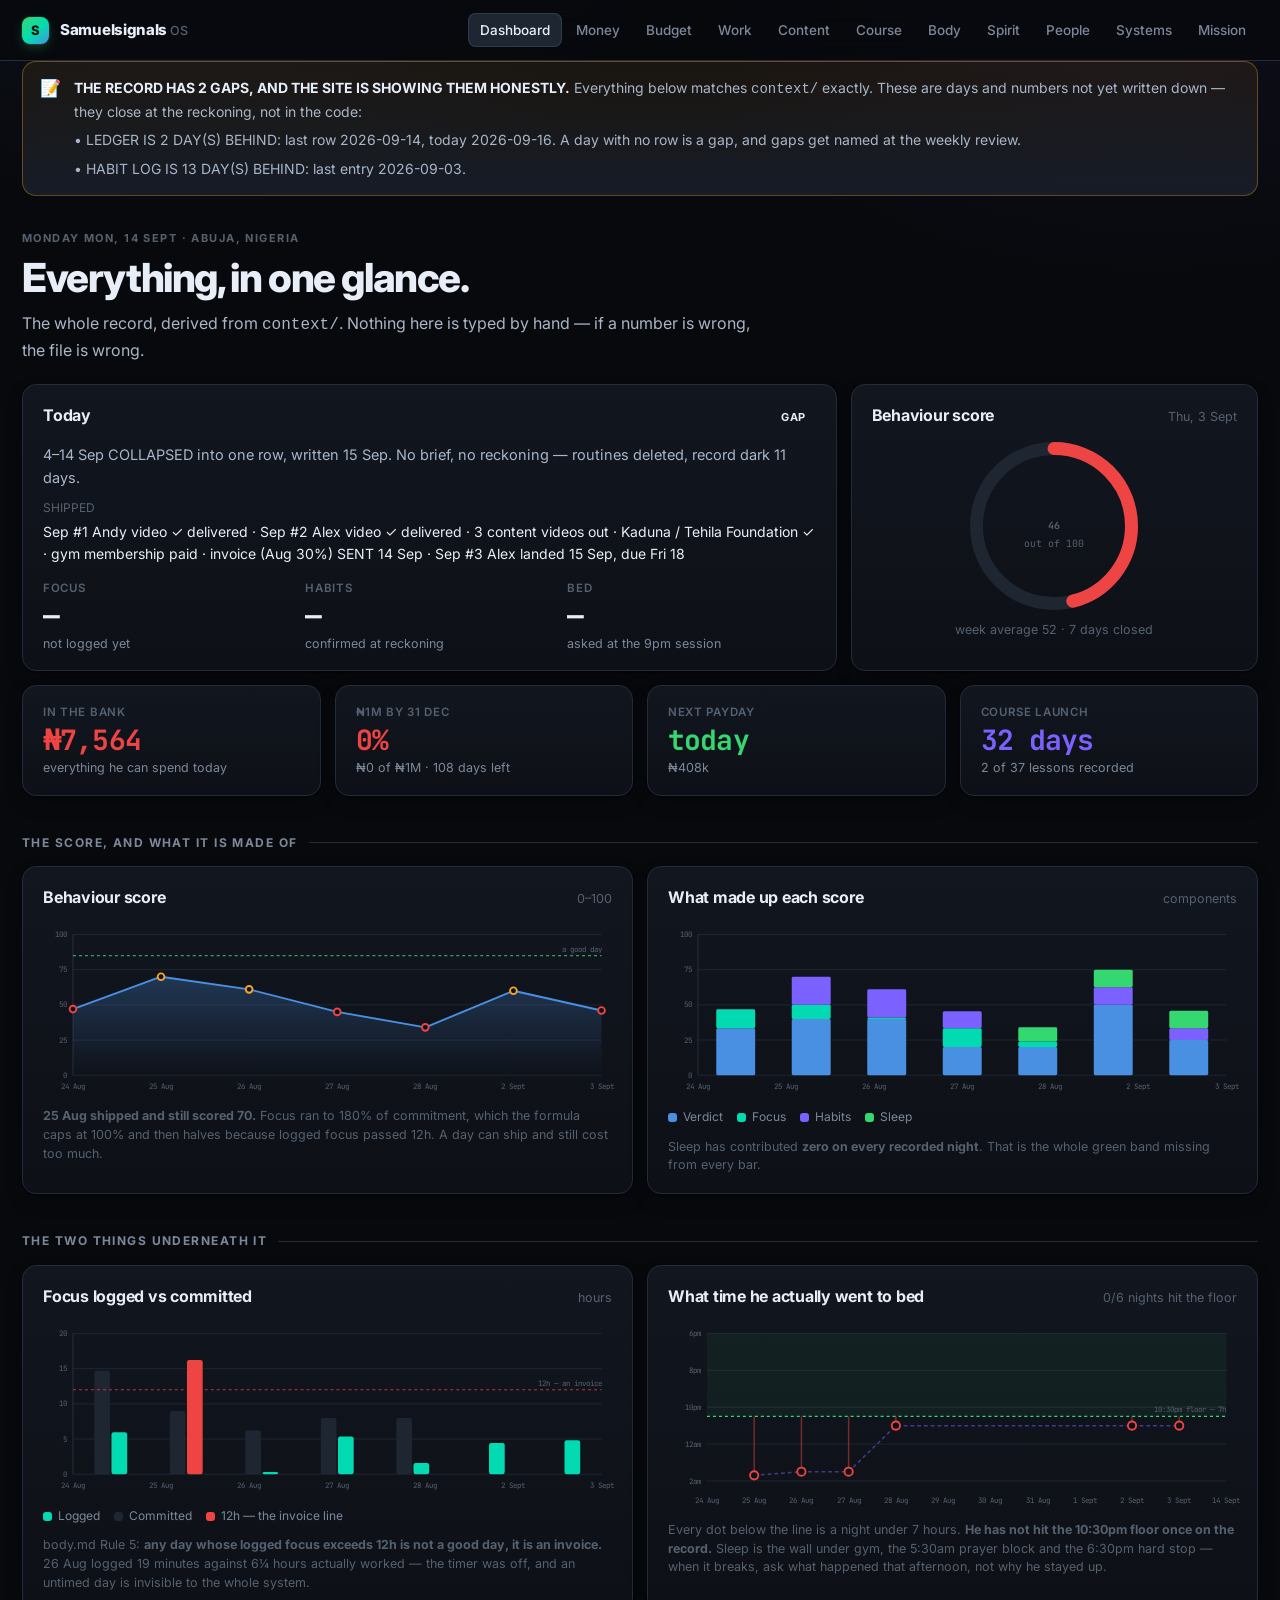
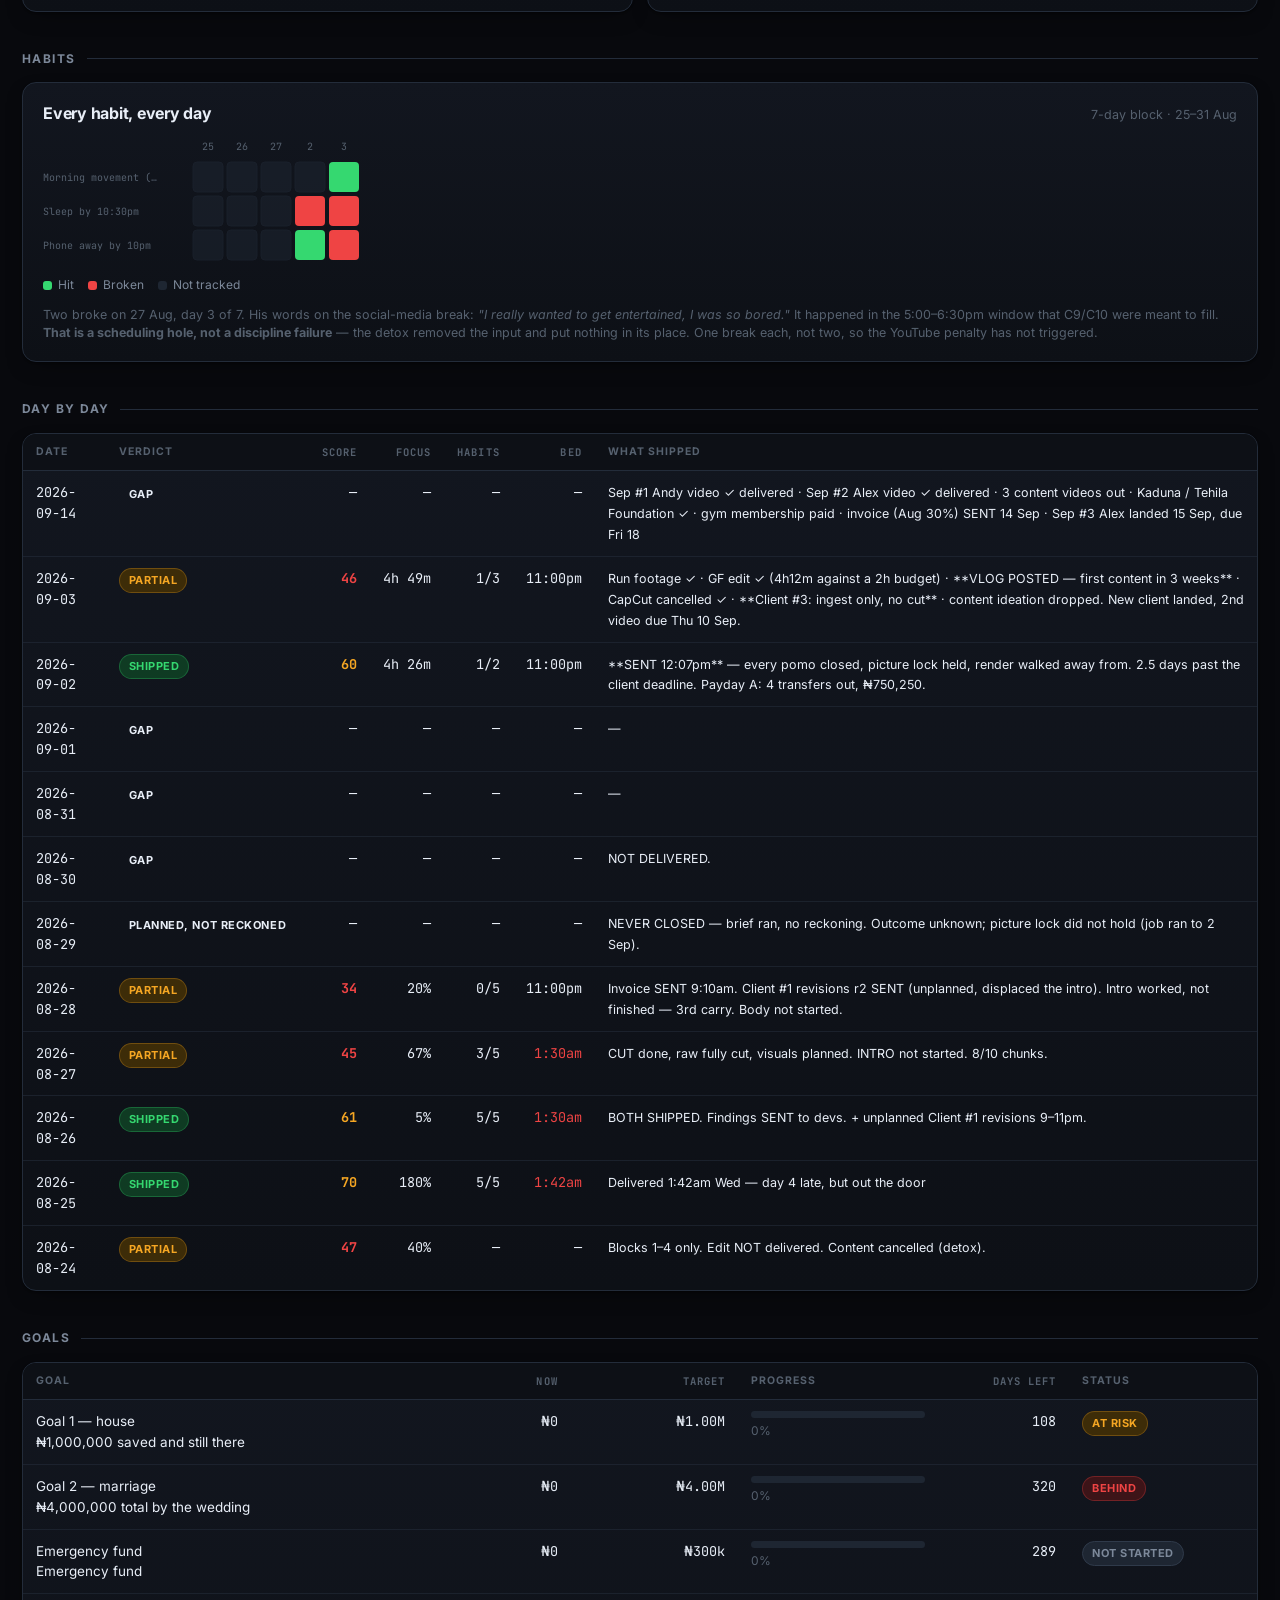
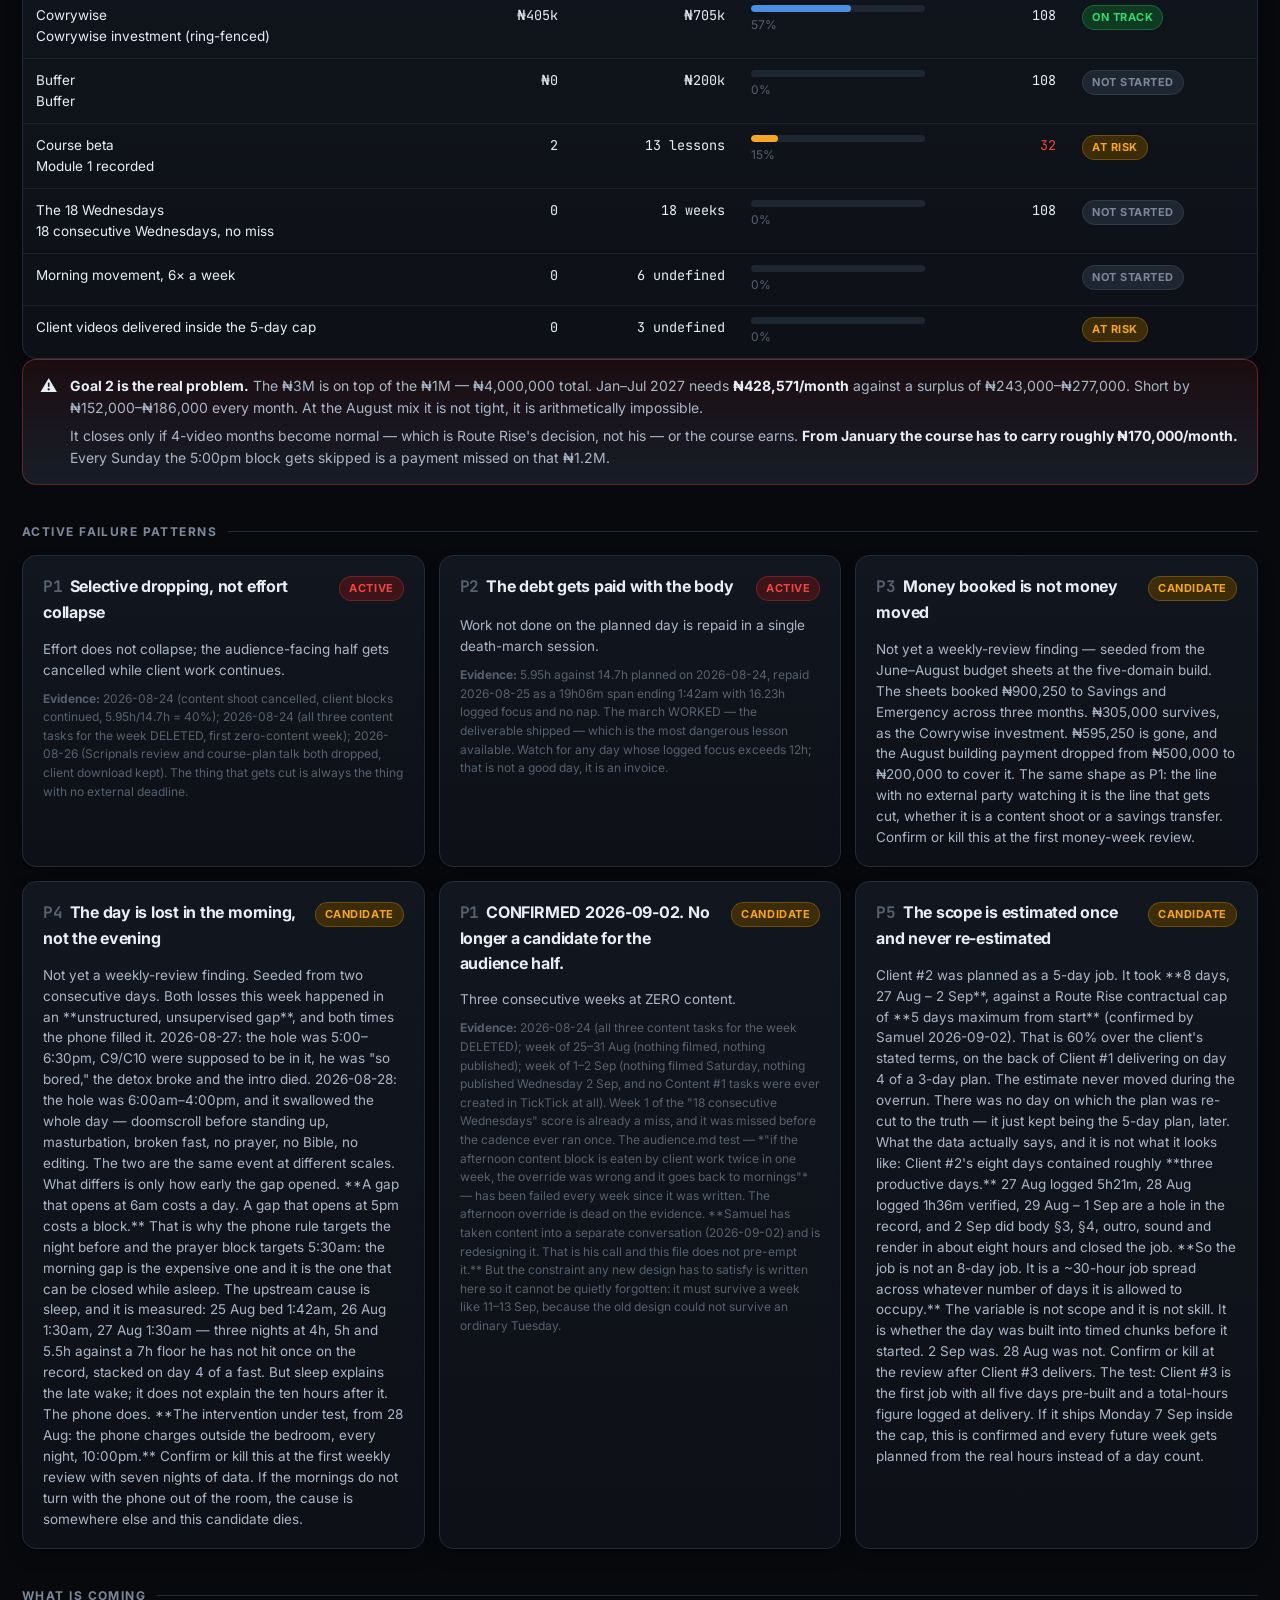
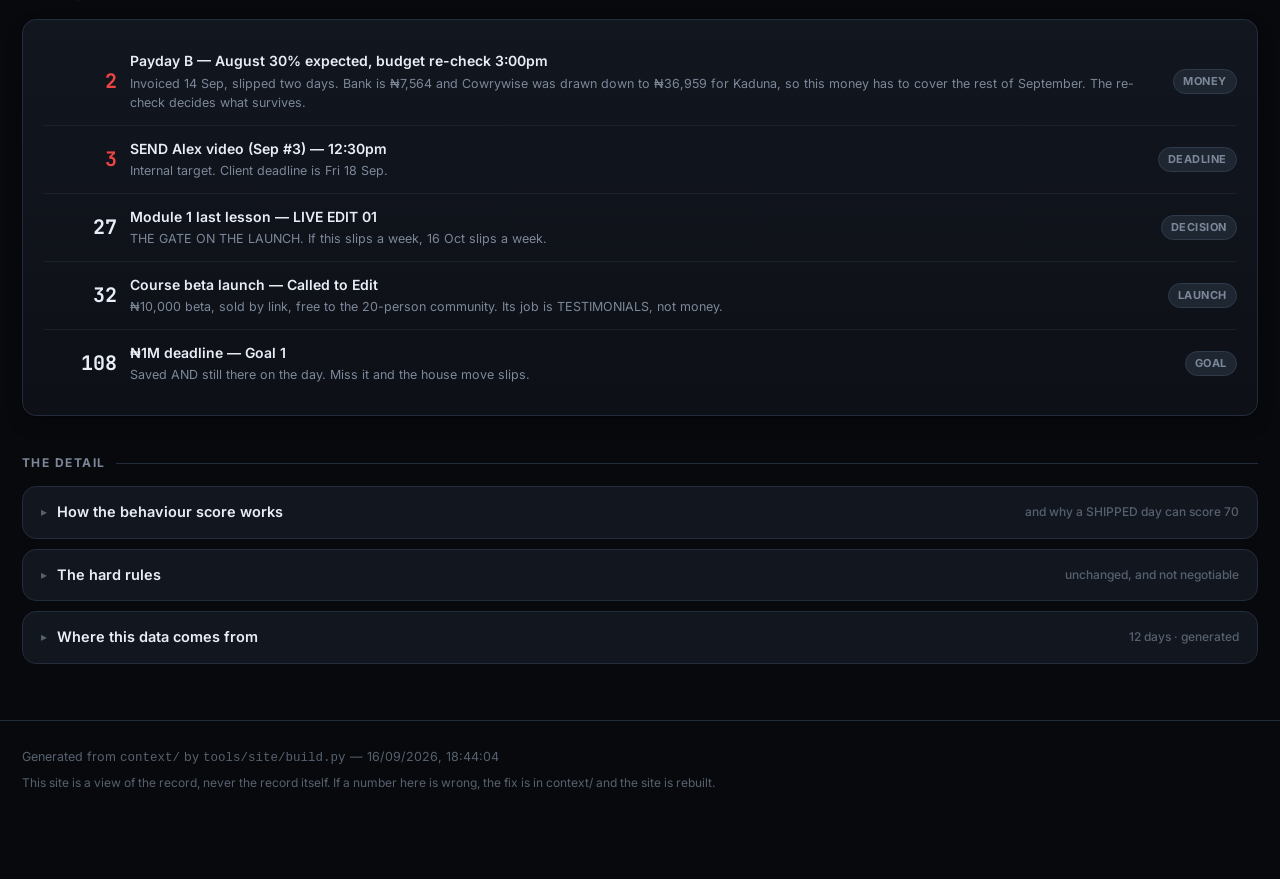
<file: site/index.html>
<!doctype html>
<html lang="en">
<head>
<meta charset="utf-8">
<meta name="viewport" content="width=device-width, initial-scale=1, viewport-fit=cover">
<meta name="theme-color" content="#08090d">
<title>Samuelsignals OS</title>
<meta name="description" content="Everything, in one glance.">
<link rel="stylesheet" href="assets/css/app.css?v=20260916184404">
<link rel="icon" href="data:image/svg+xml,<svg xmlns='http://www.w3.org/2000/svg' viewBox='0 0 32 32'><rect width='32' height='32' rx='8' fill='%2335d870'/><text x='16' y='23' font-size='19' font-weight='800' text-anchor='middle' font-family='sans-serif' fill='%2305140c'>S</text></svg>">
</head>
<body data-root="">
<main class="wrap" id="main"></main>

<script src="data/os.js?v=20260916184404"></script>
<script src="assets/js/charts.js?v=20260916184404"></script>
<script src="assets/js/app.js?v=20260916184404"></script>
<script src="assets/js/pages/dashboard.js?v=20260916184404"></script>
</body>
</html>
</file>
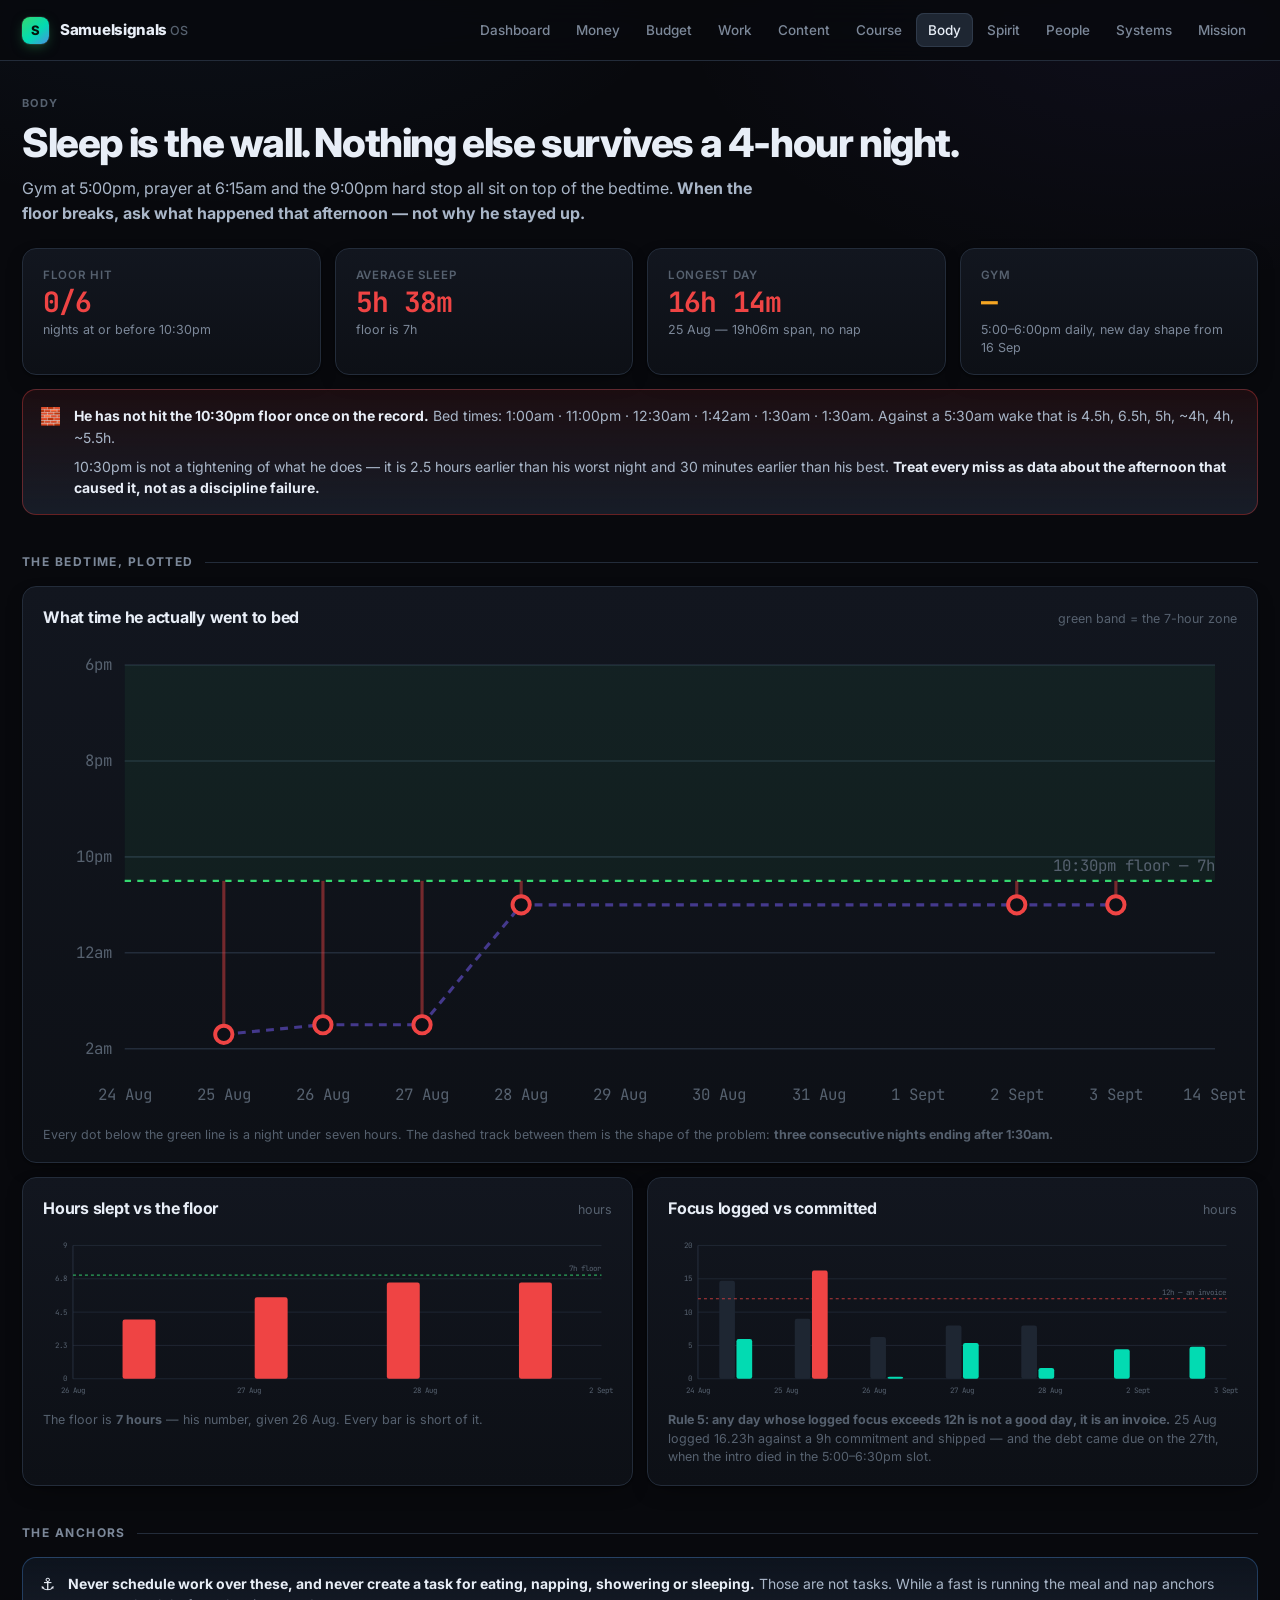
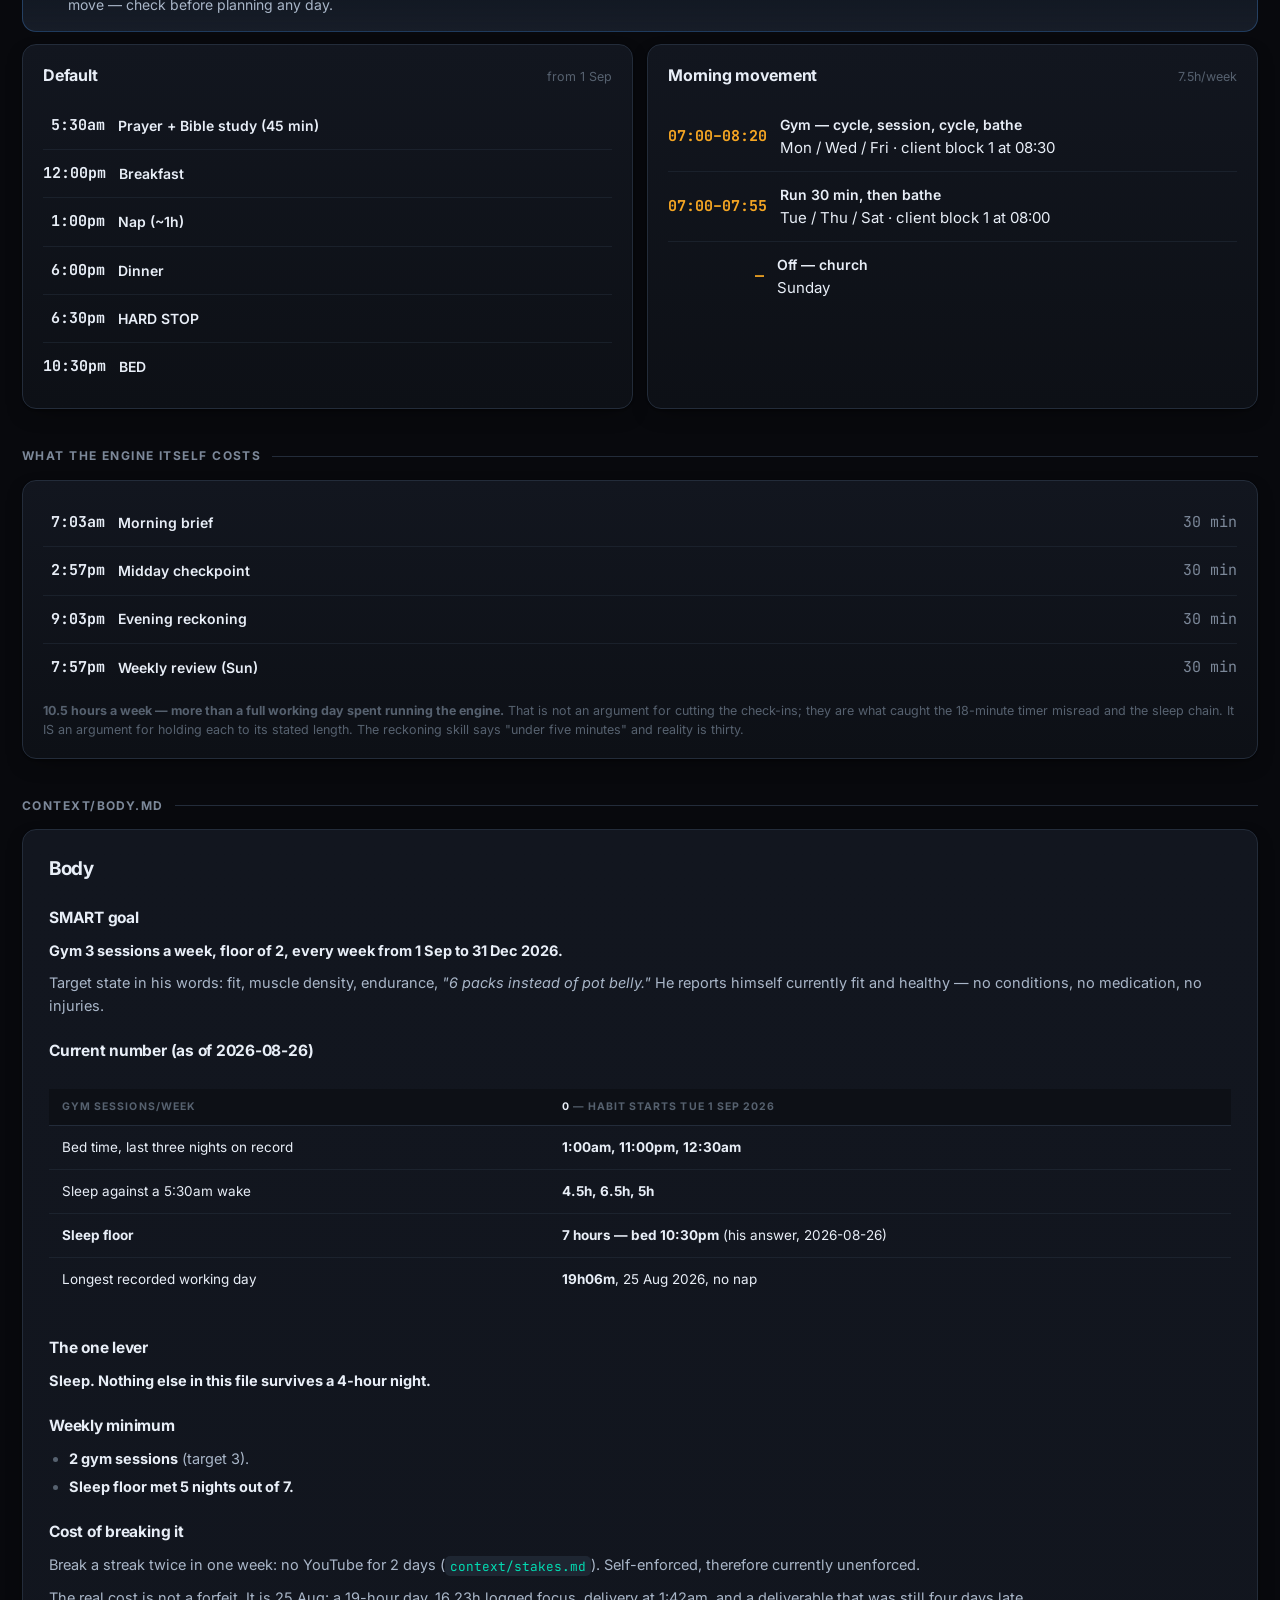
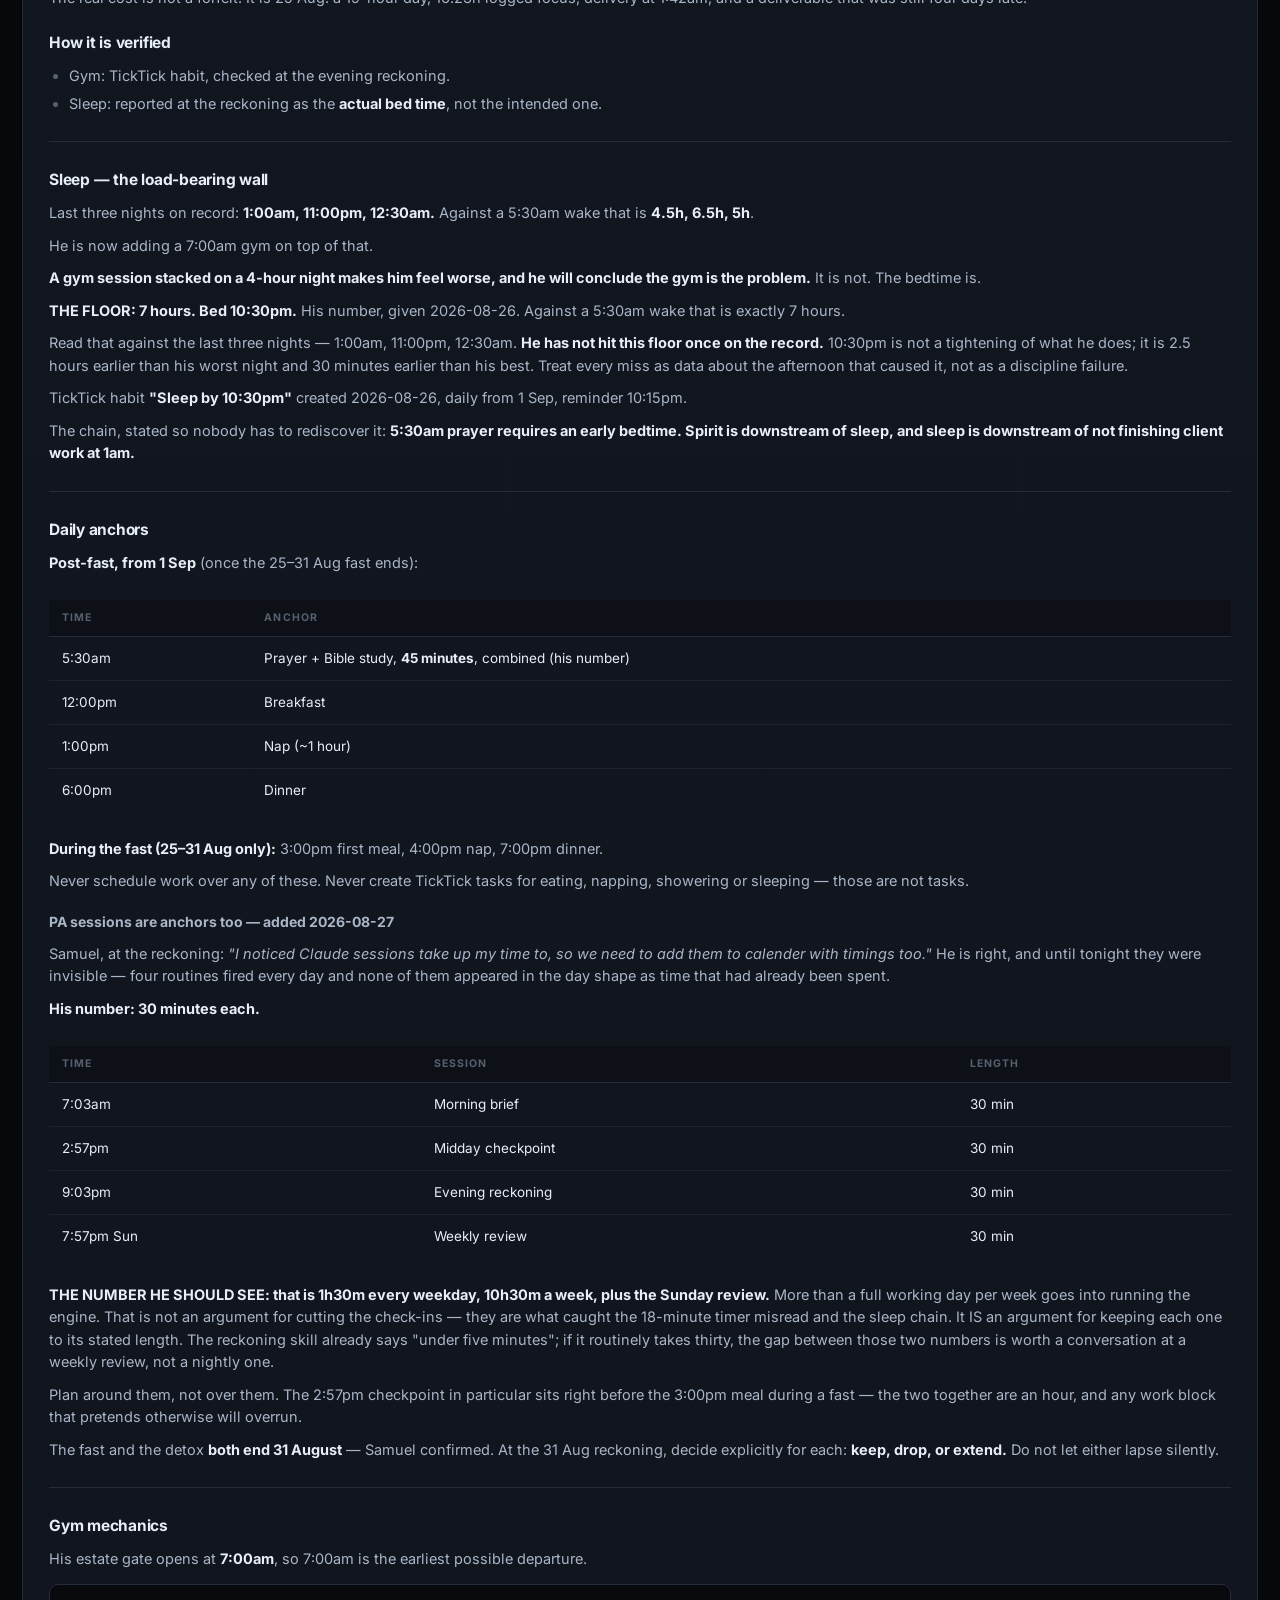
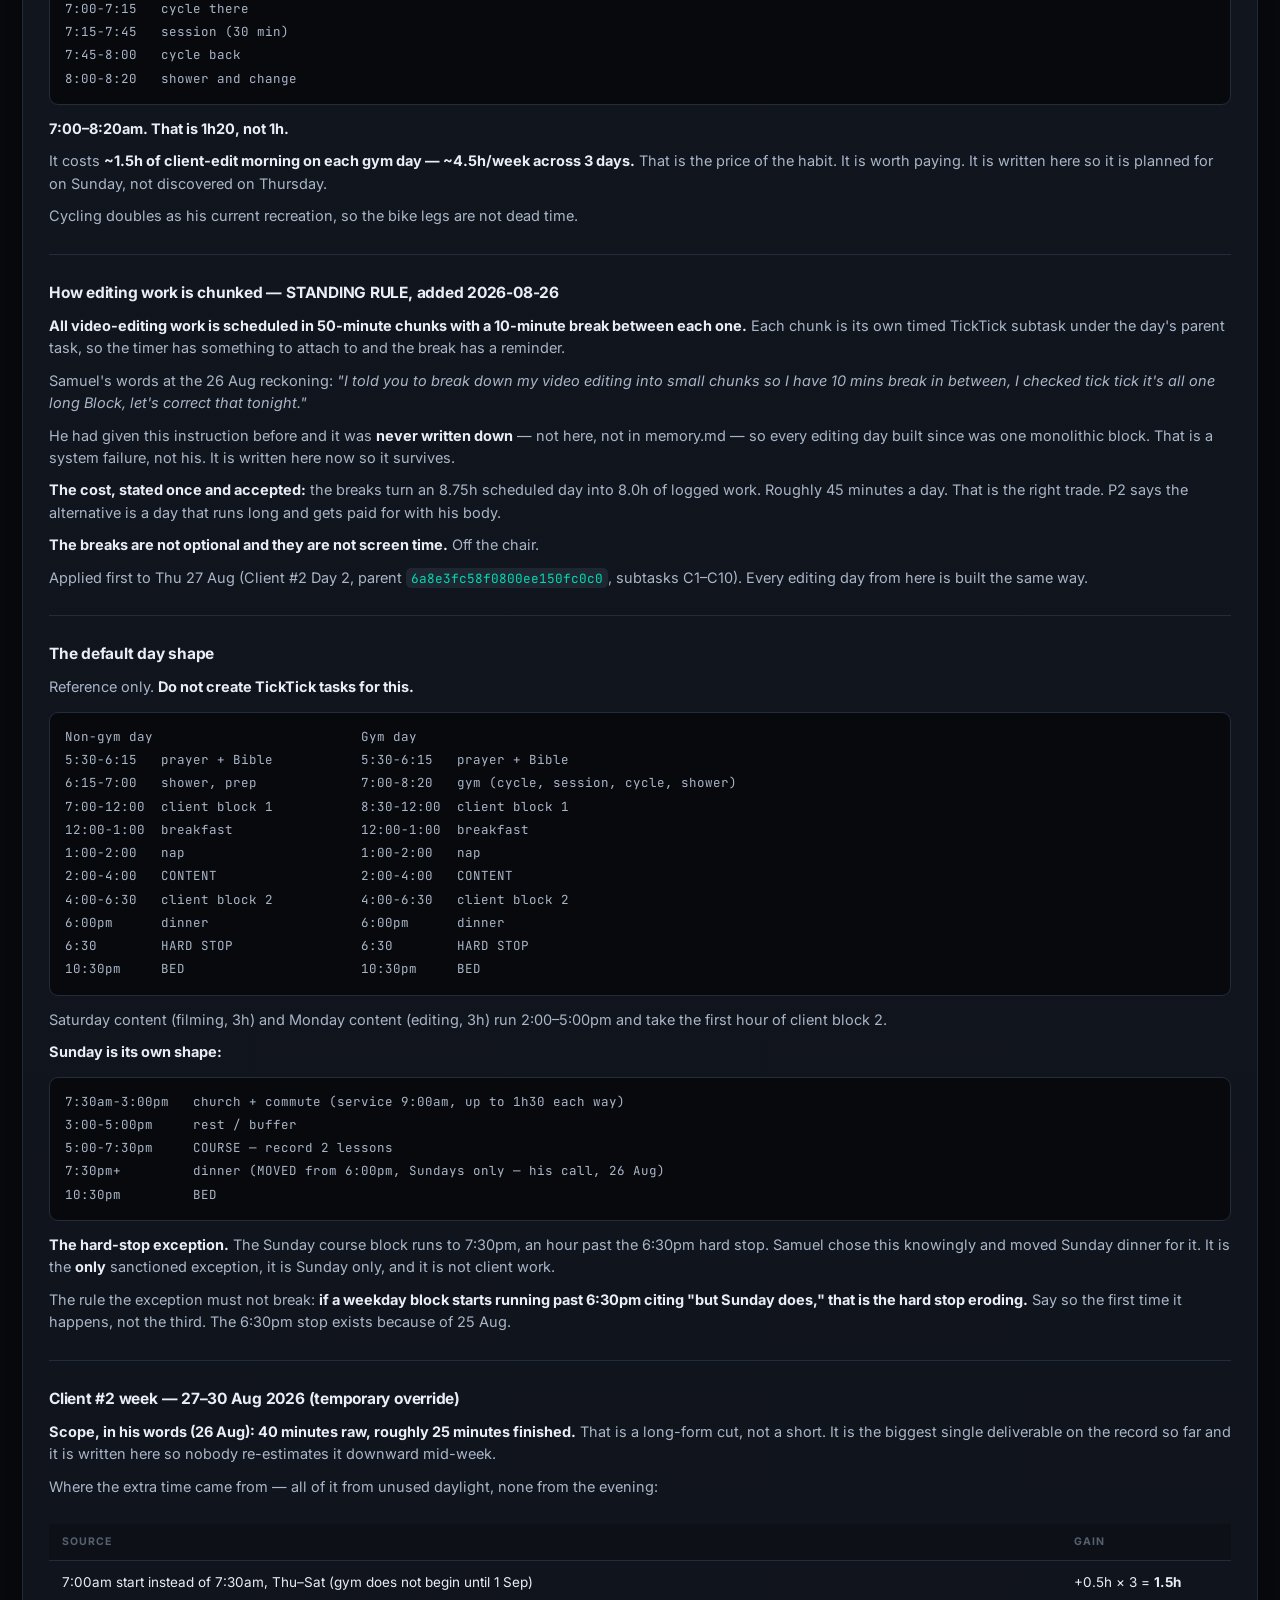
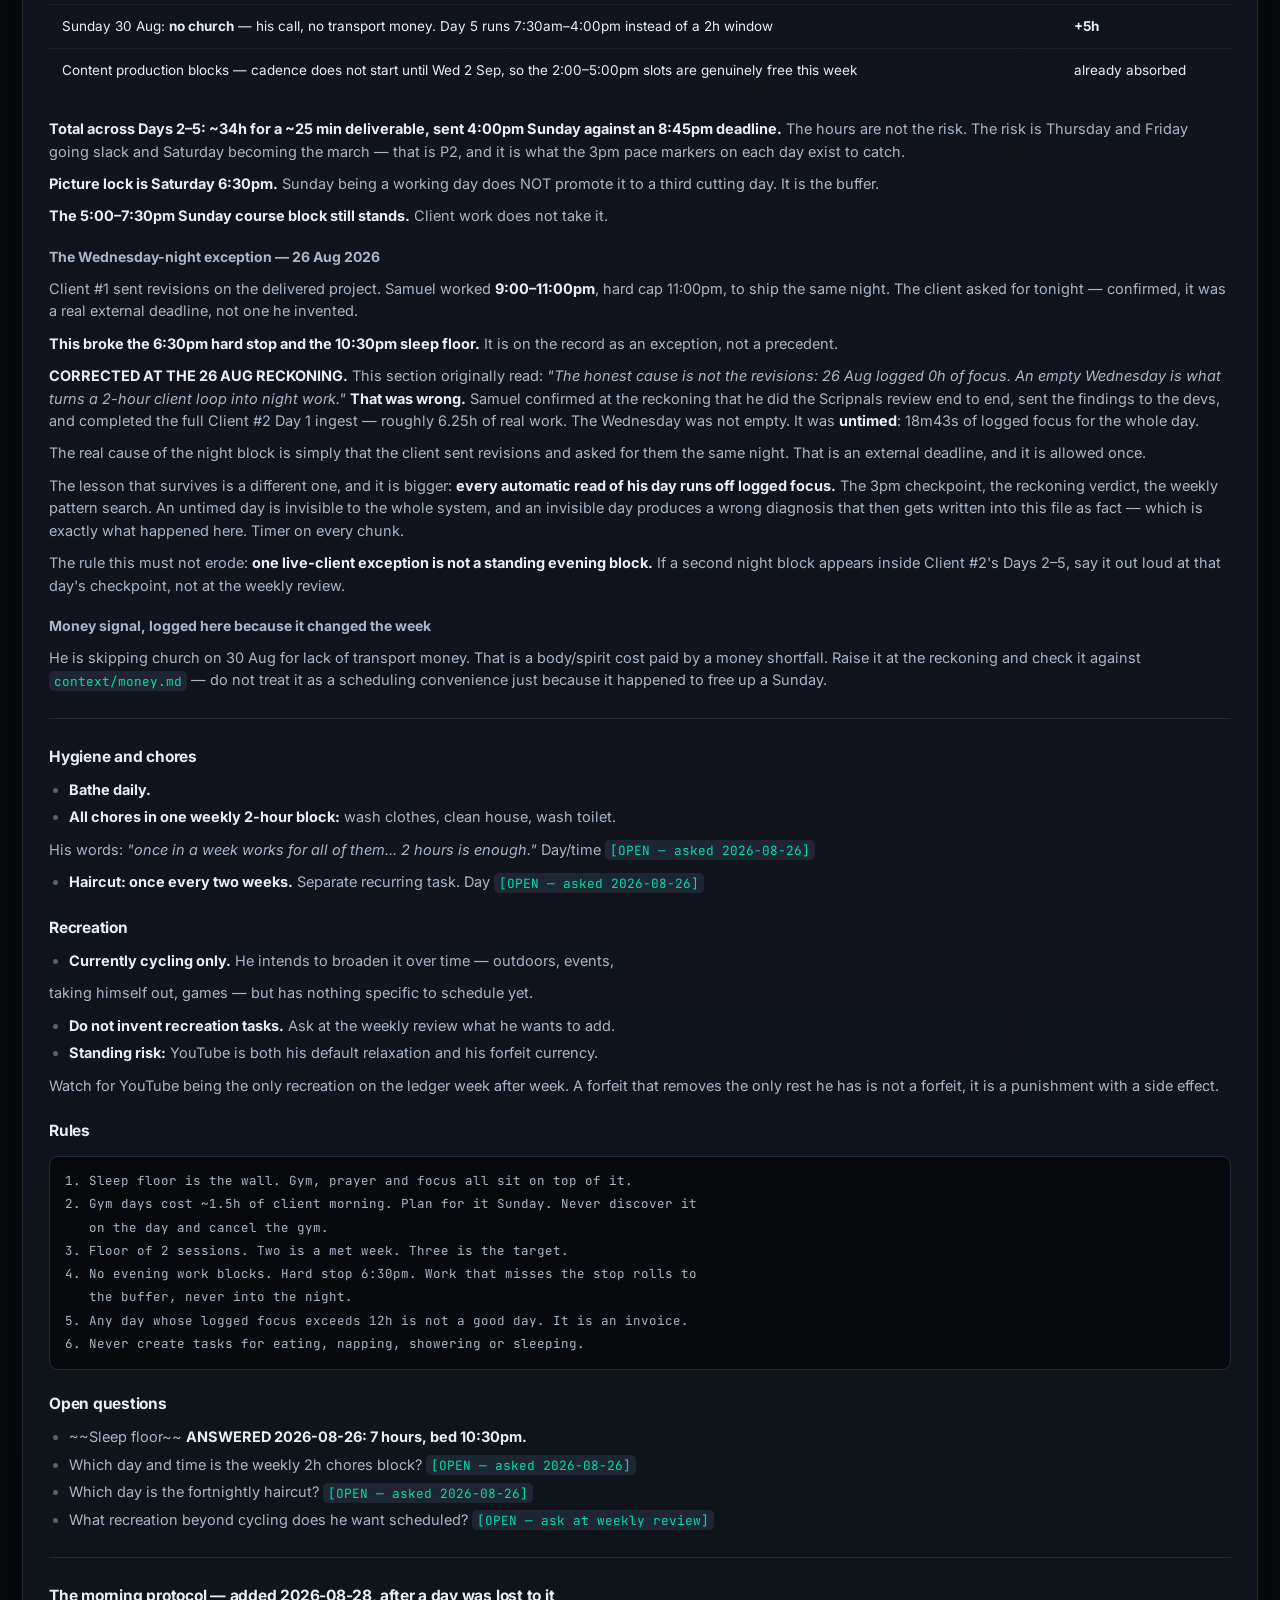
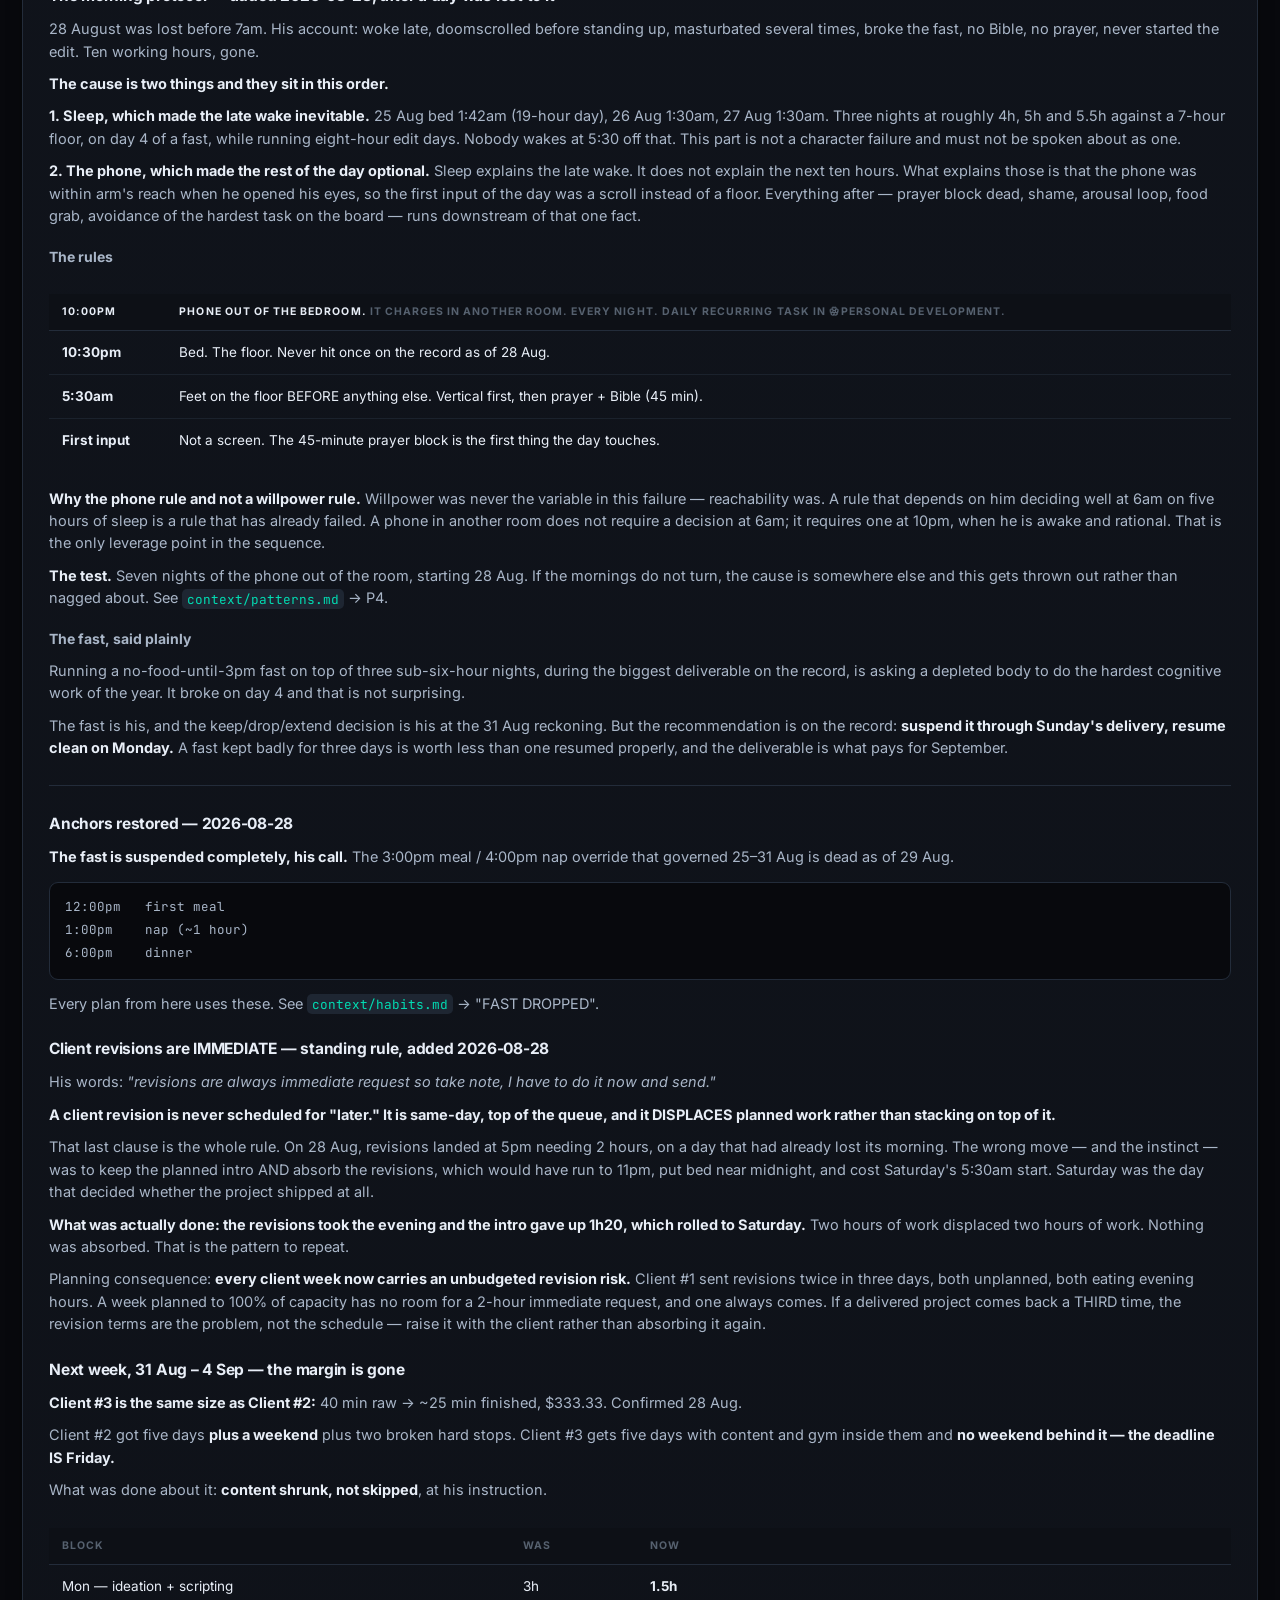
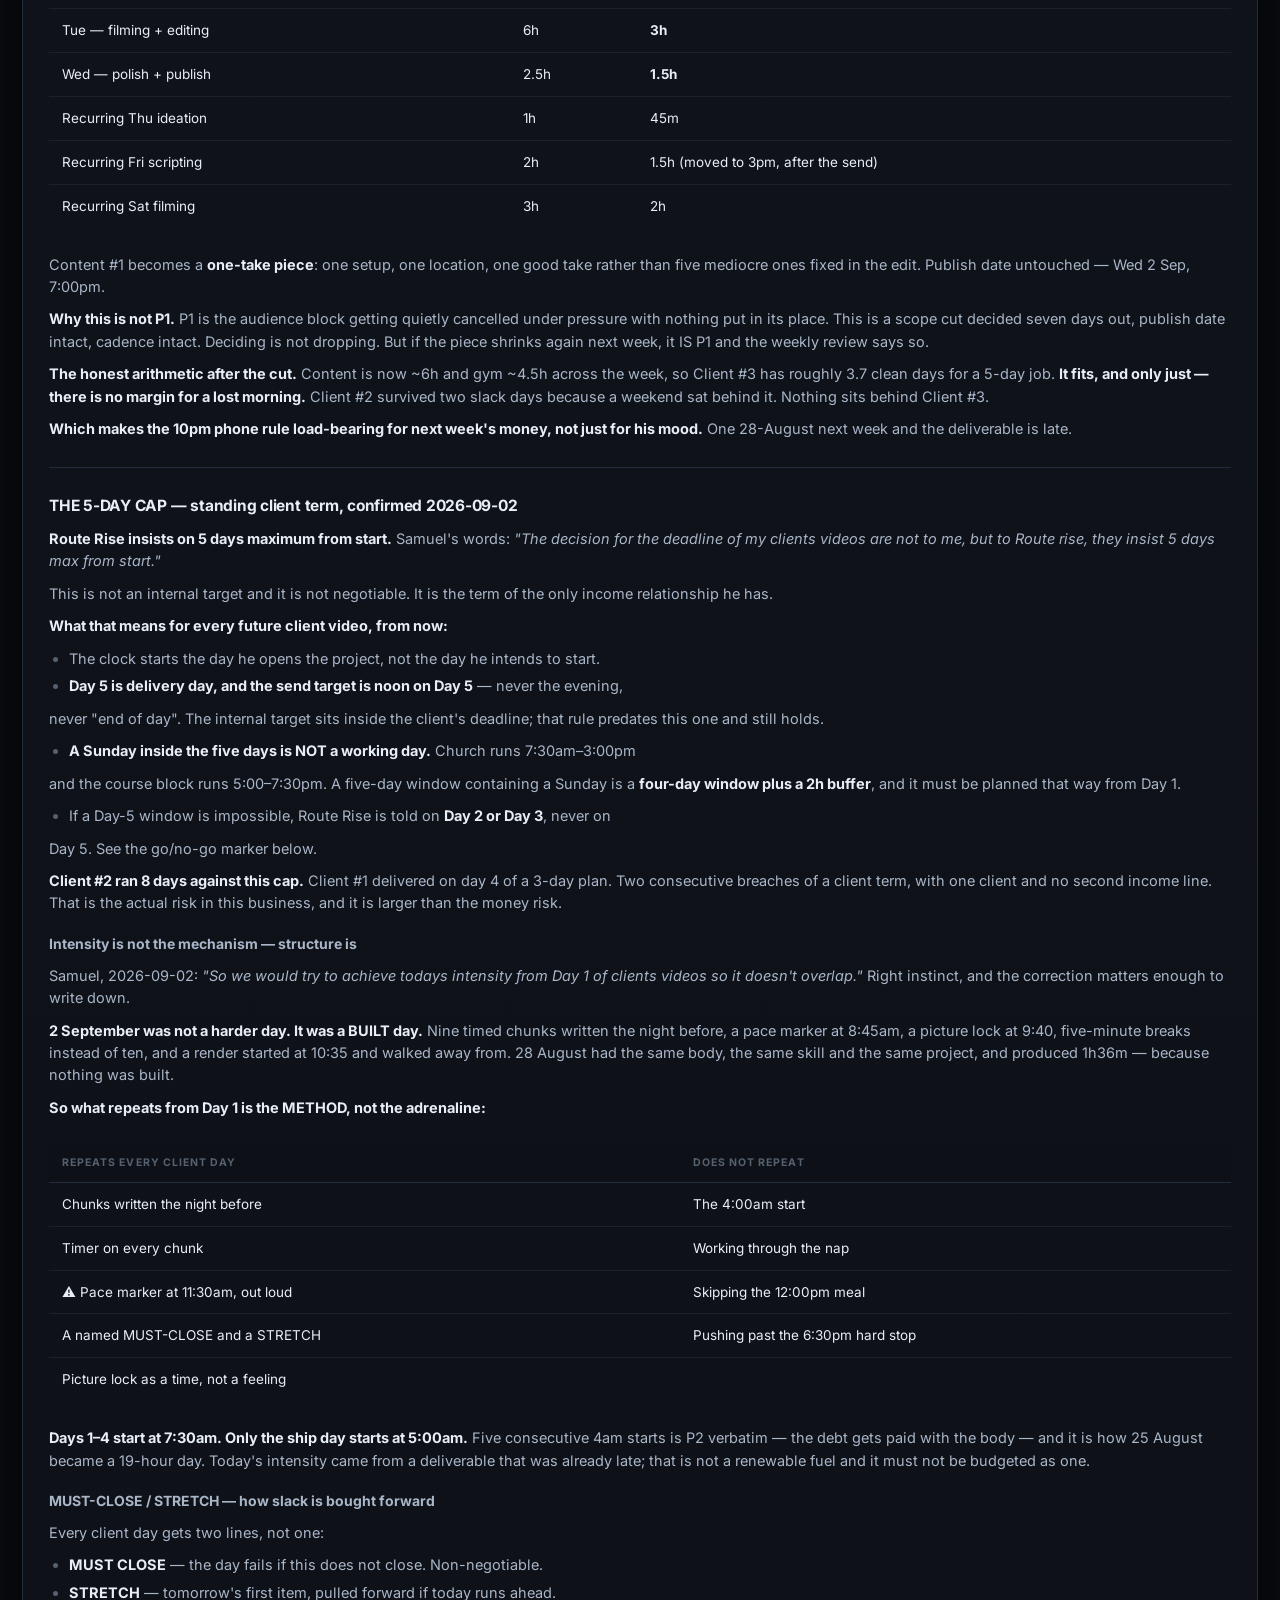
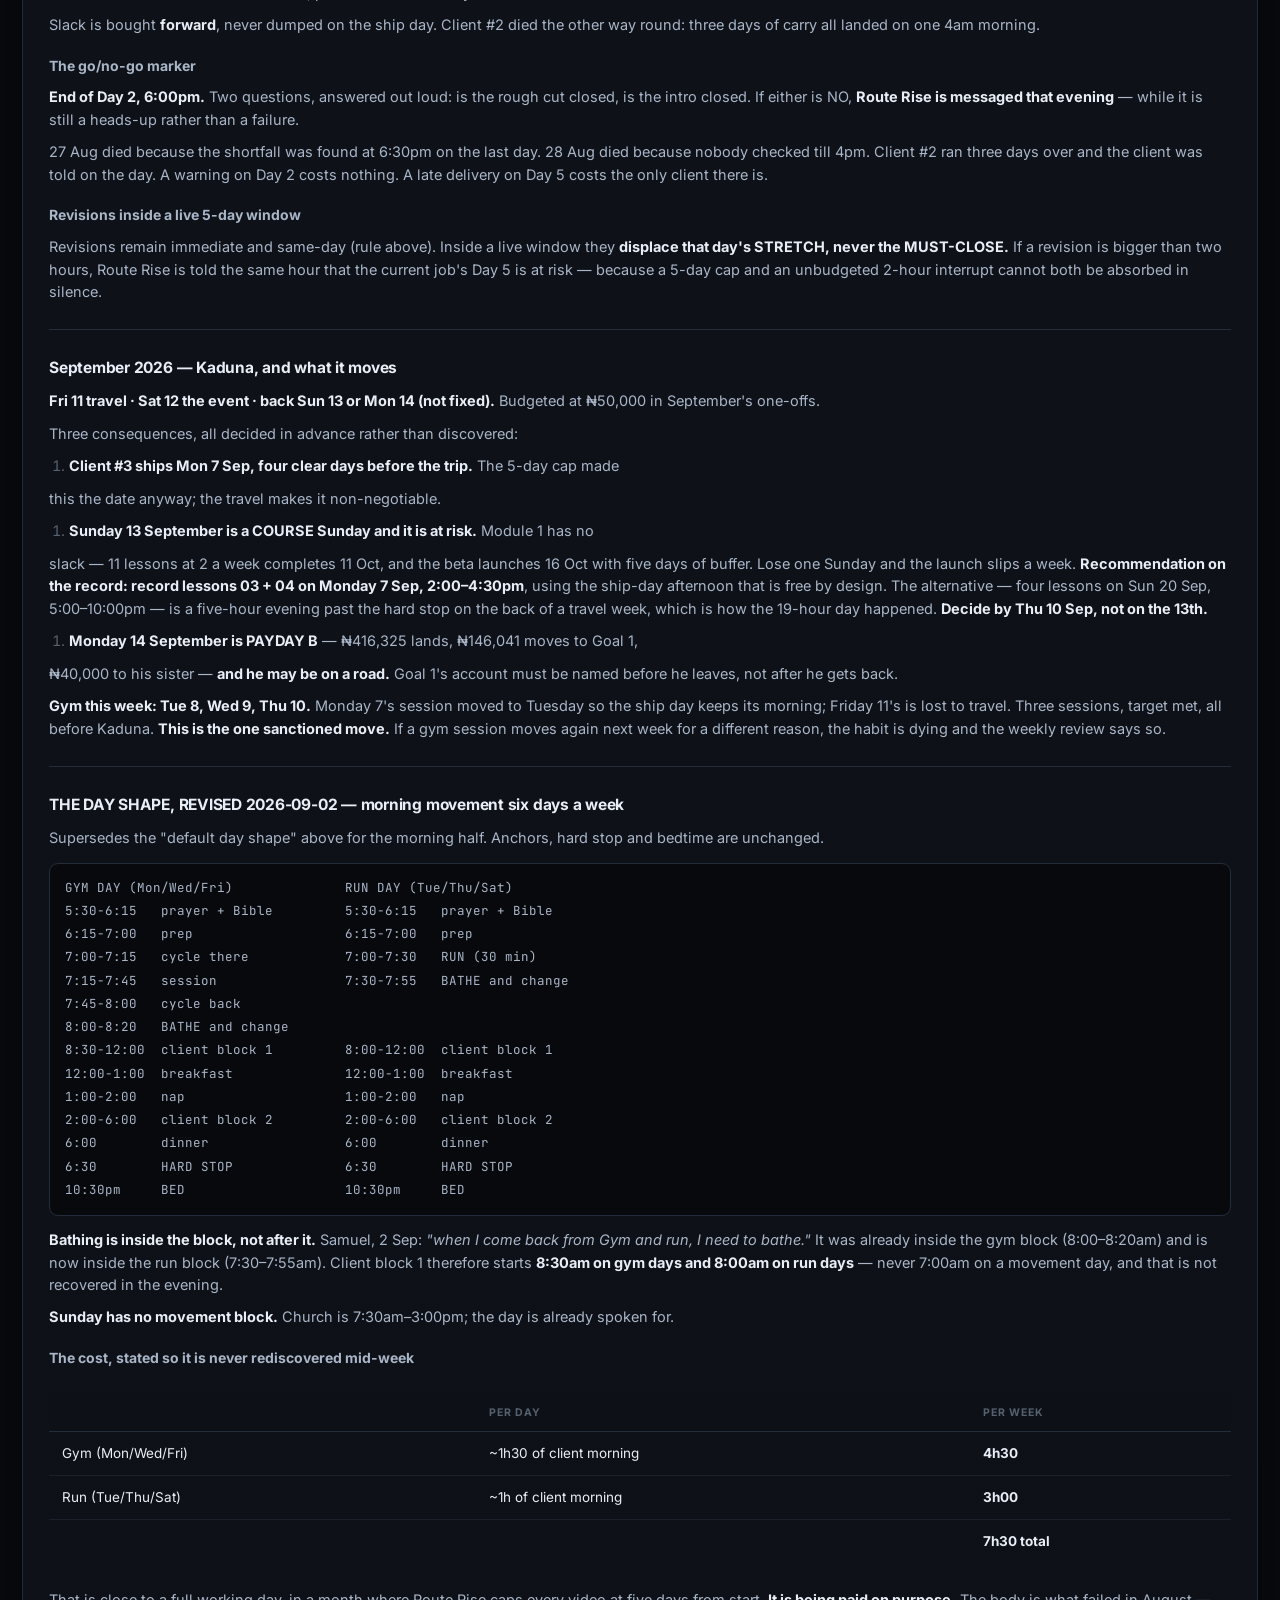
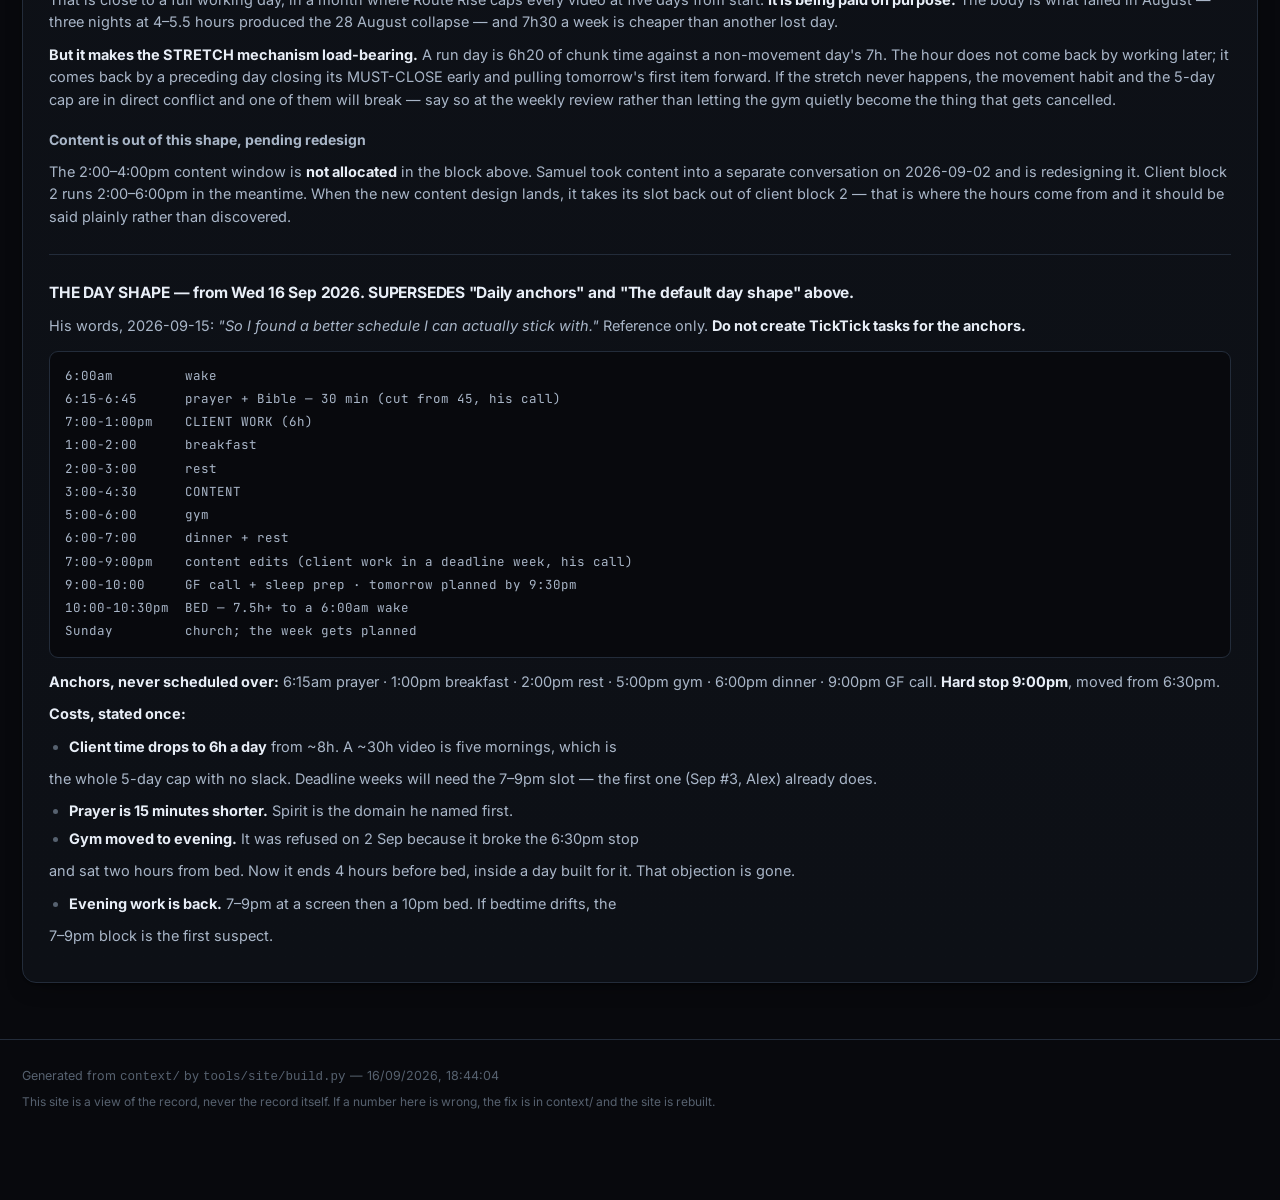
<file: site/pages/body.html>
<!doctype html>
<html lang="en">
<head>
<meta charset="utf-8">
<meta name="viewport" content="width=device-width, initial-scale=1, viewport-fit=cover">
<meta name="theme-color" content="#08090d">
<title>Body · Samuelsignals OS</title>
<link rel="stylesheet" href="../assets/css/app.css?v=20260916184404">
<link rel="icon" href="data:image/svg+xml,<svg xmlns='http://www.w3.org/2000/svg' viewBox='0 0 32 32'><rect width='32' height='32' rx='8' fill='%2335d870'/><text x='16' y='23' font-size='19' font-weight='800' text-anchor='middle' font-family='sans-serif' fill='%2305140c'>S</text></svg>">
</head>
<body data-root="../">
<main class="wrap" id="main"></main>

<script src="../data/os.js?v=20260916184404"></script>
<script src="../assets/js/charts.js?v=20260916184404"></script>
<script src="../assets/js/app.js?v=20260916184404"></script>
<script src="../assets/js/pages/body.js?v=20260916184404"></script>
</body>
</html>
</file>
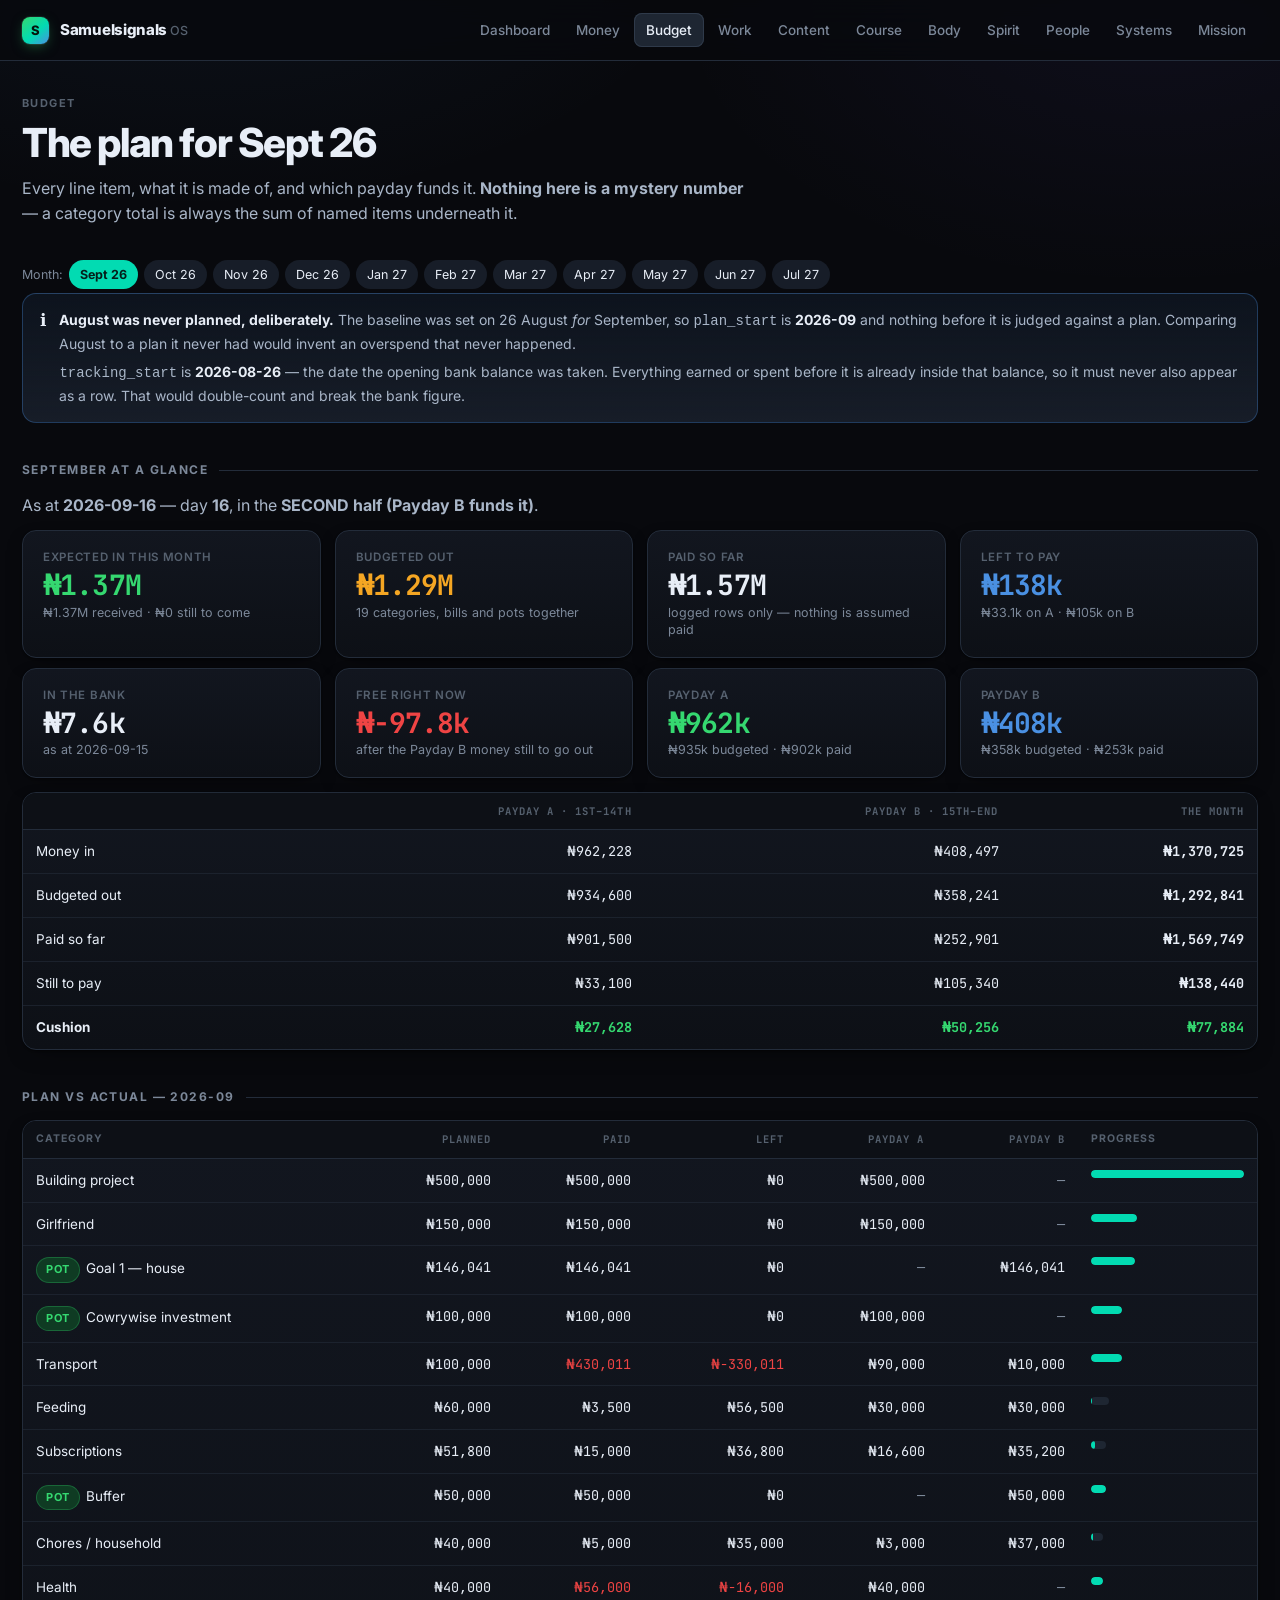
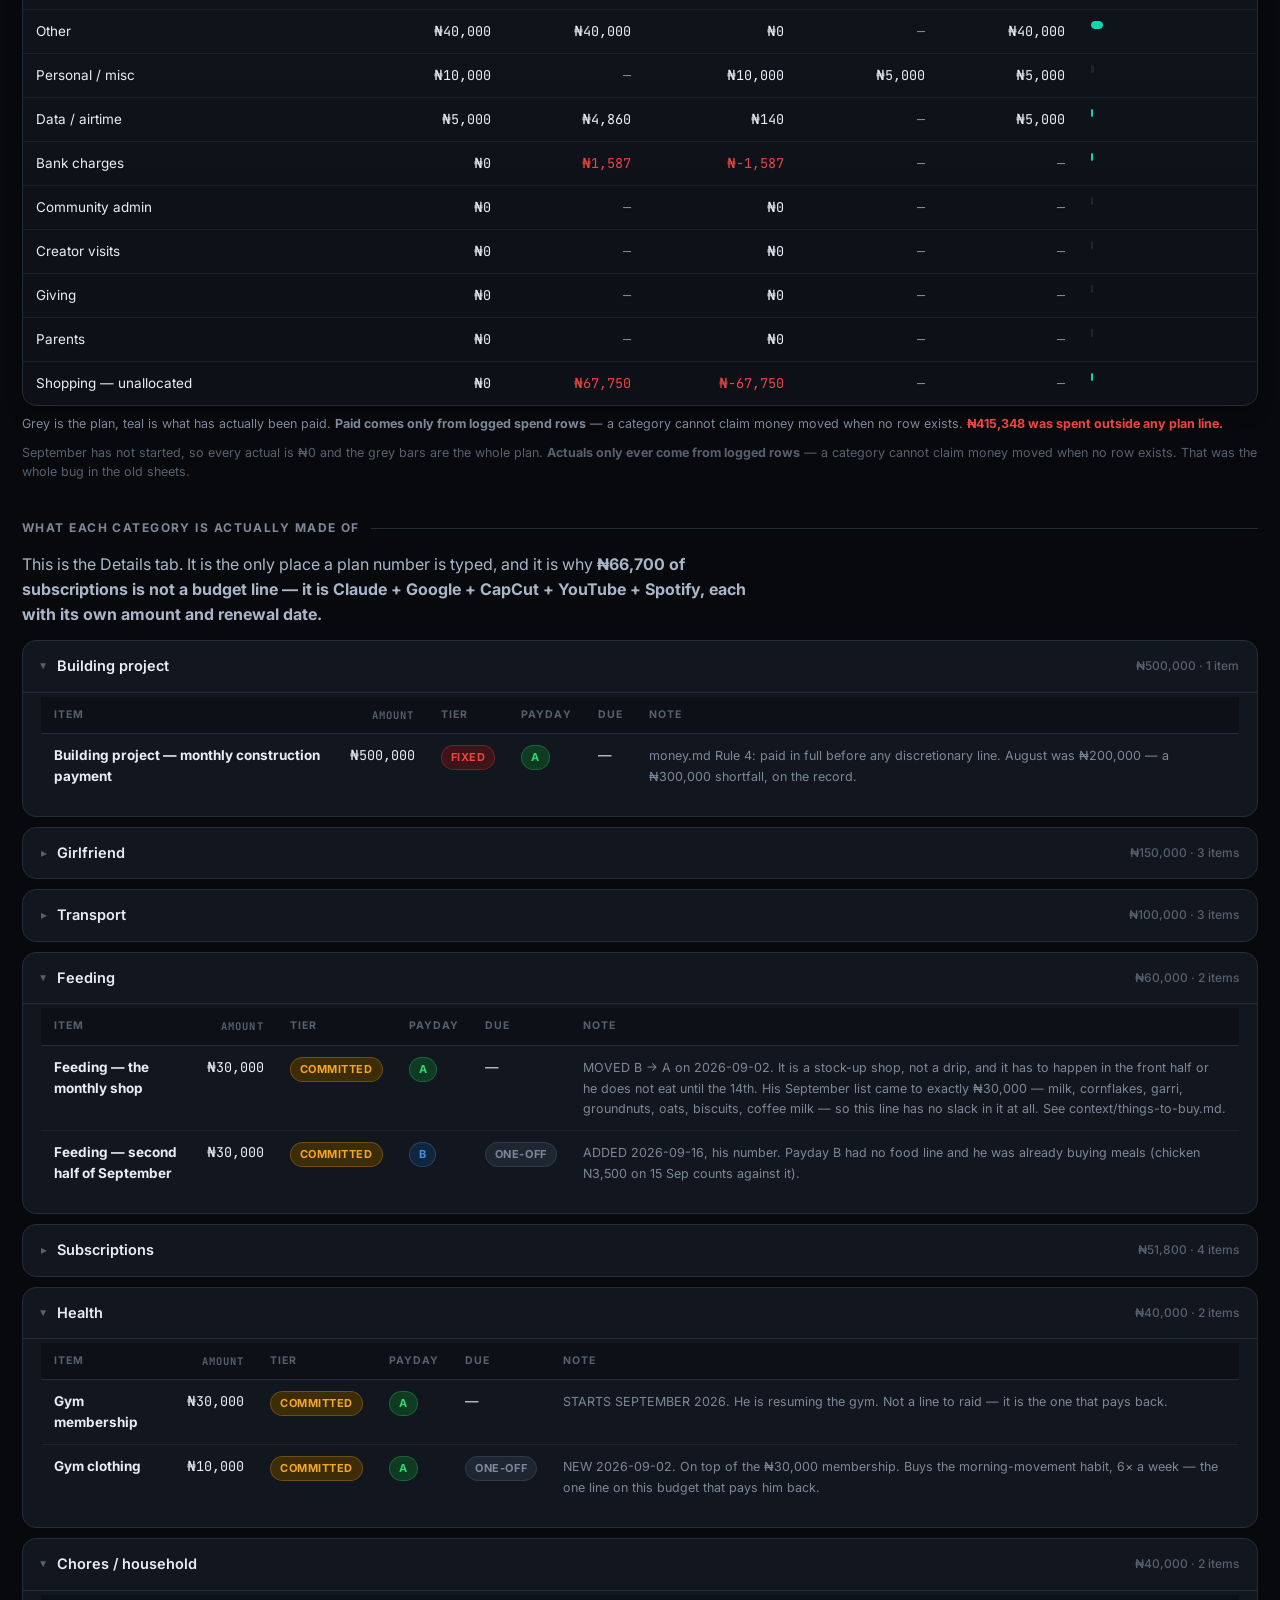
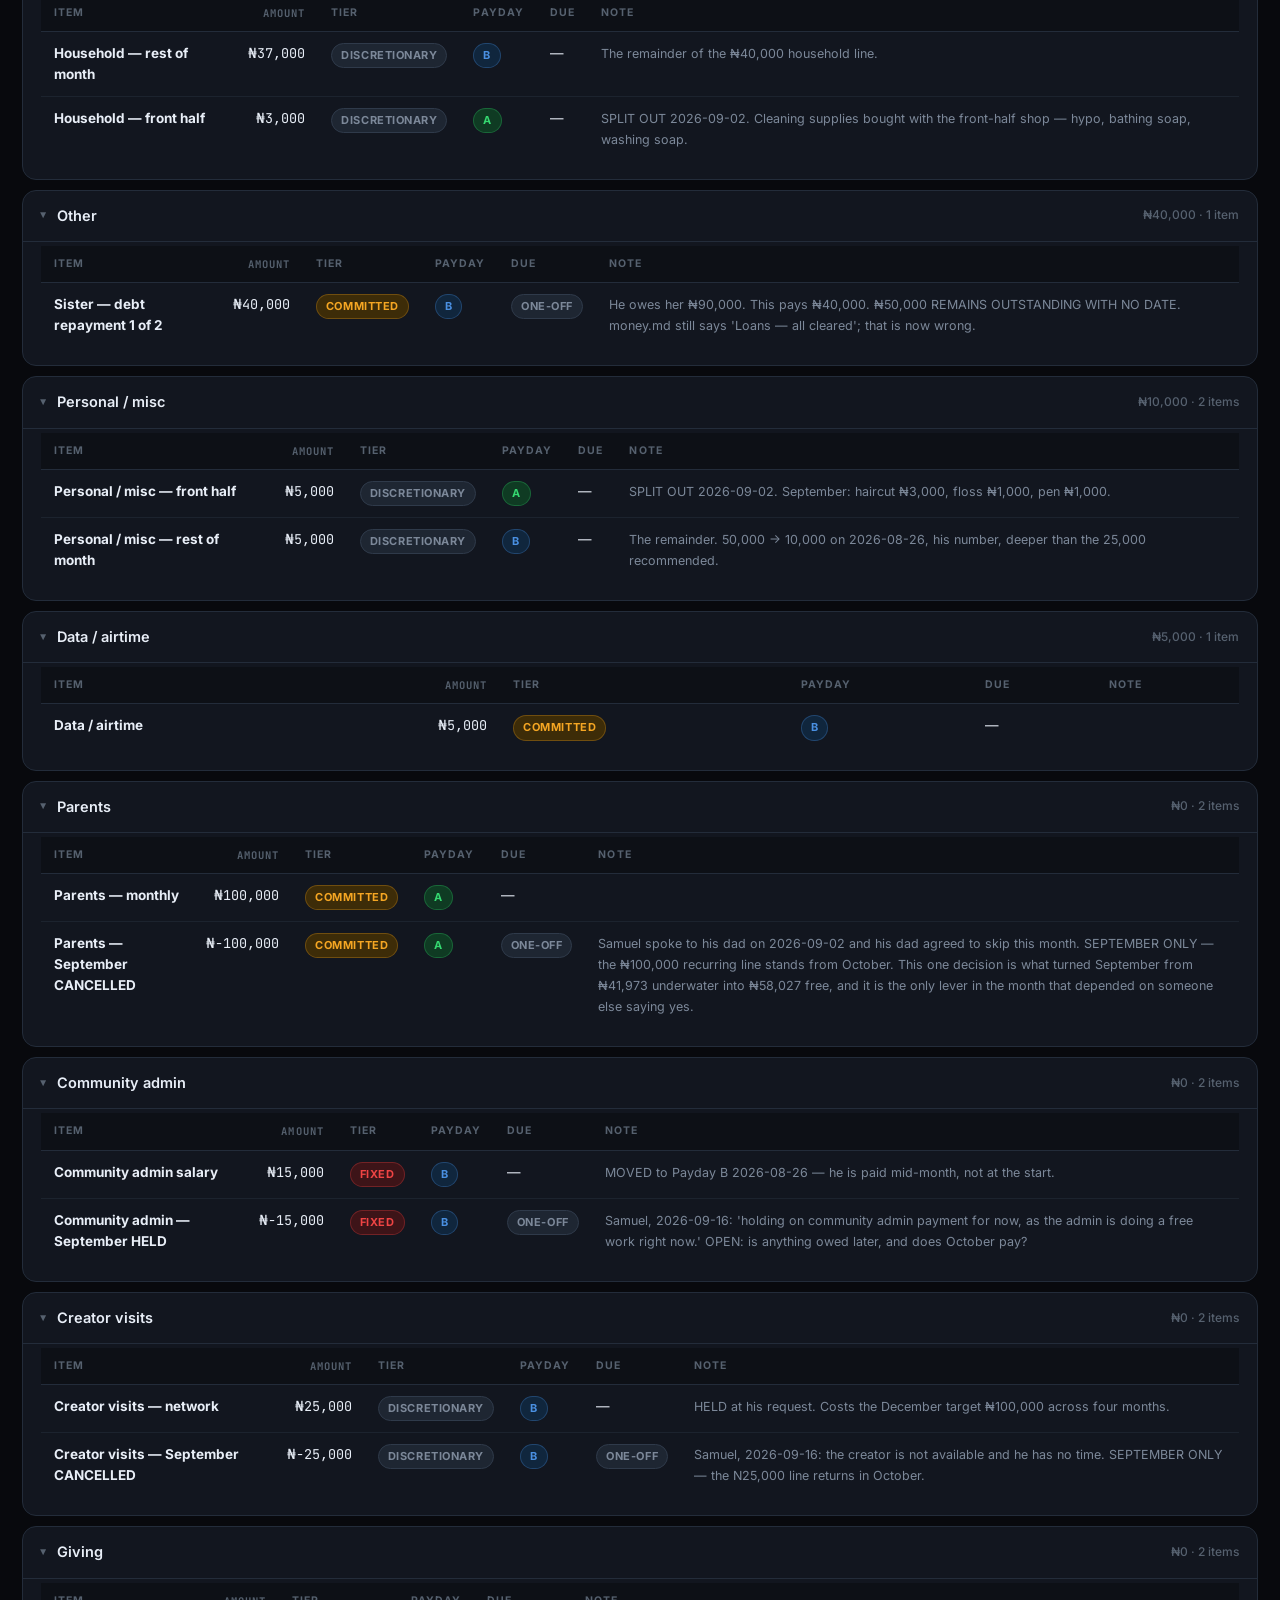
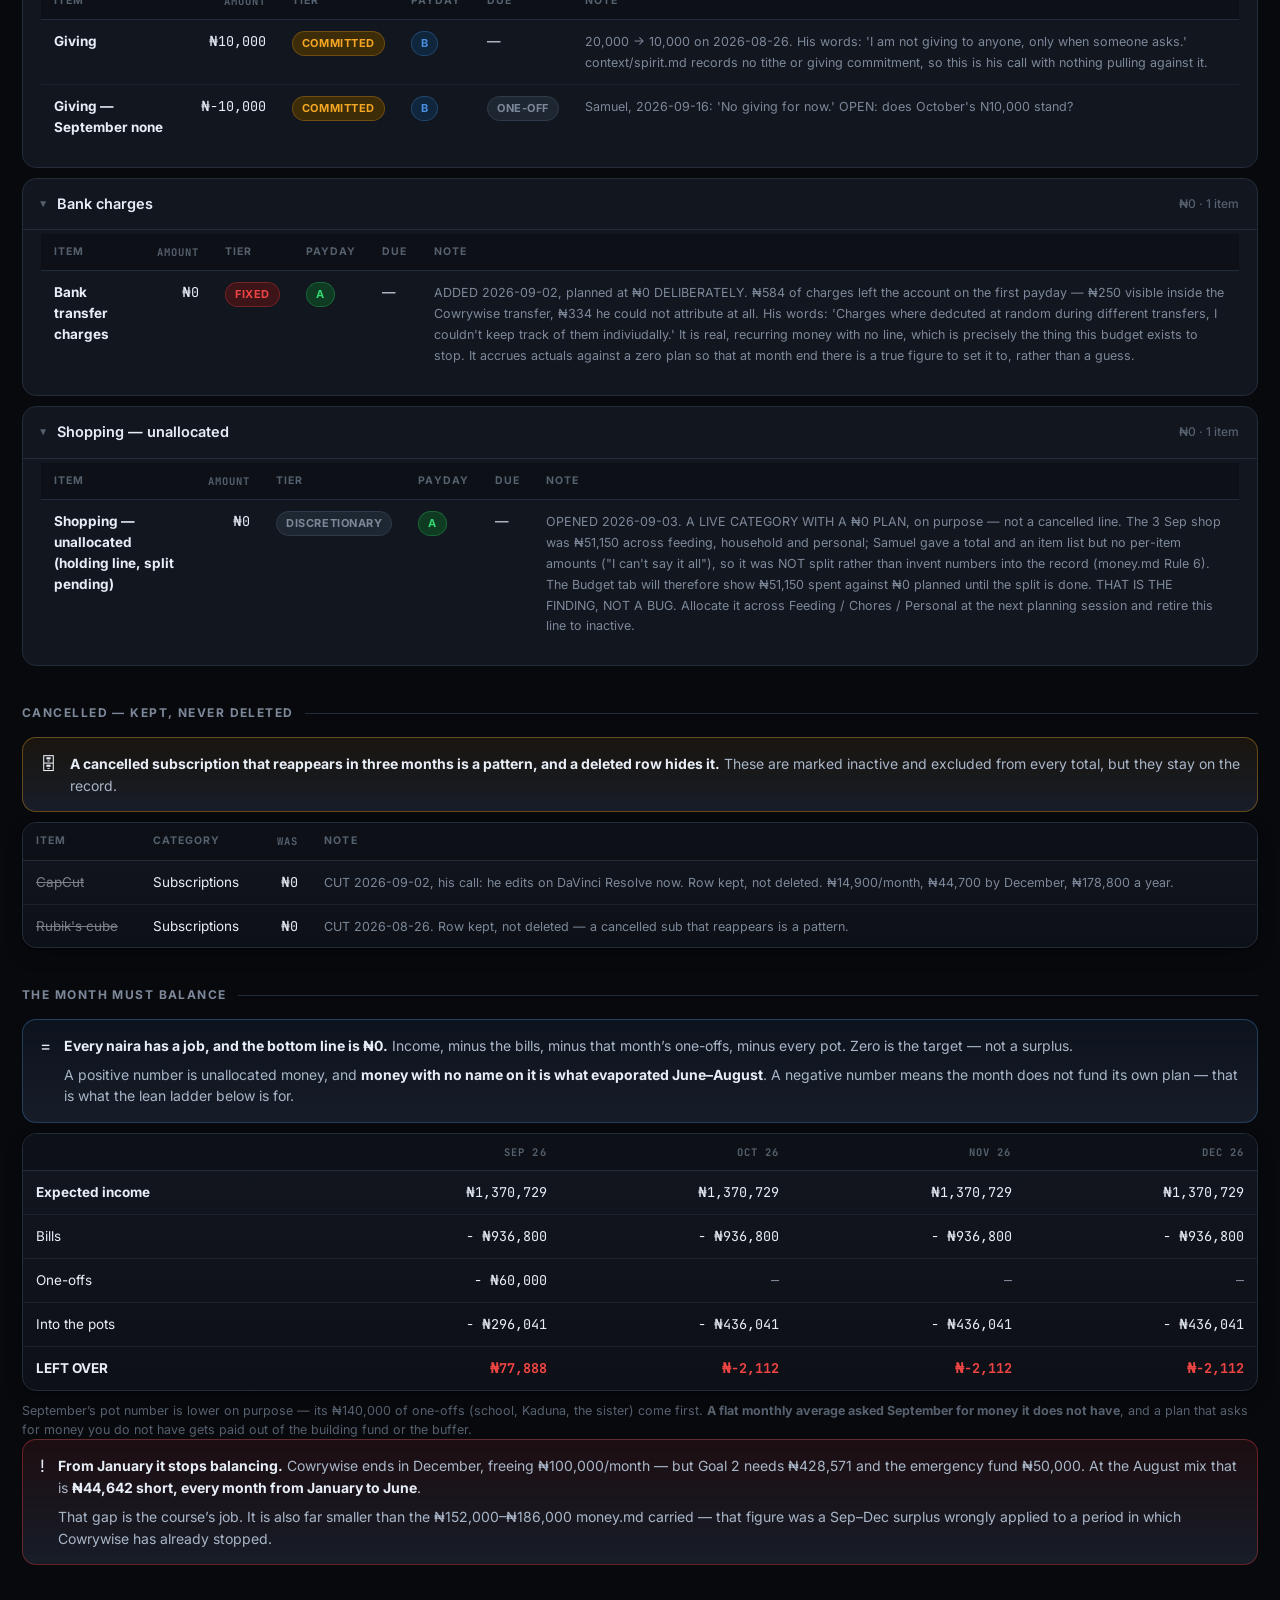
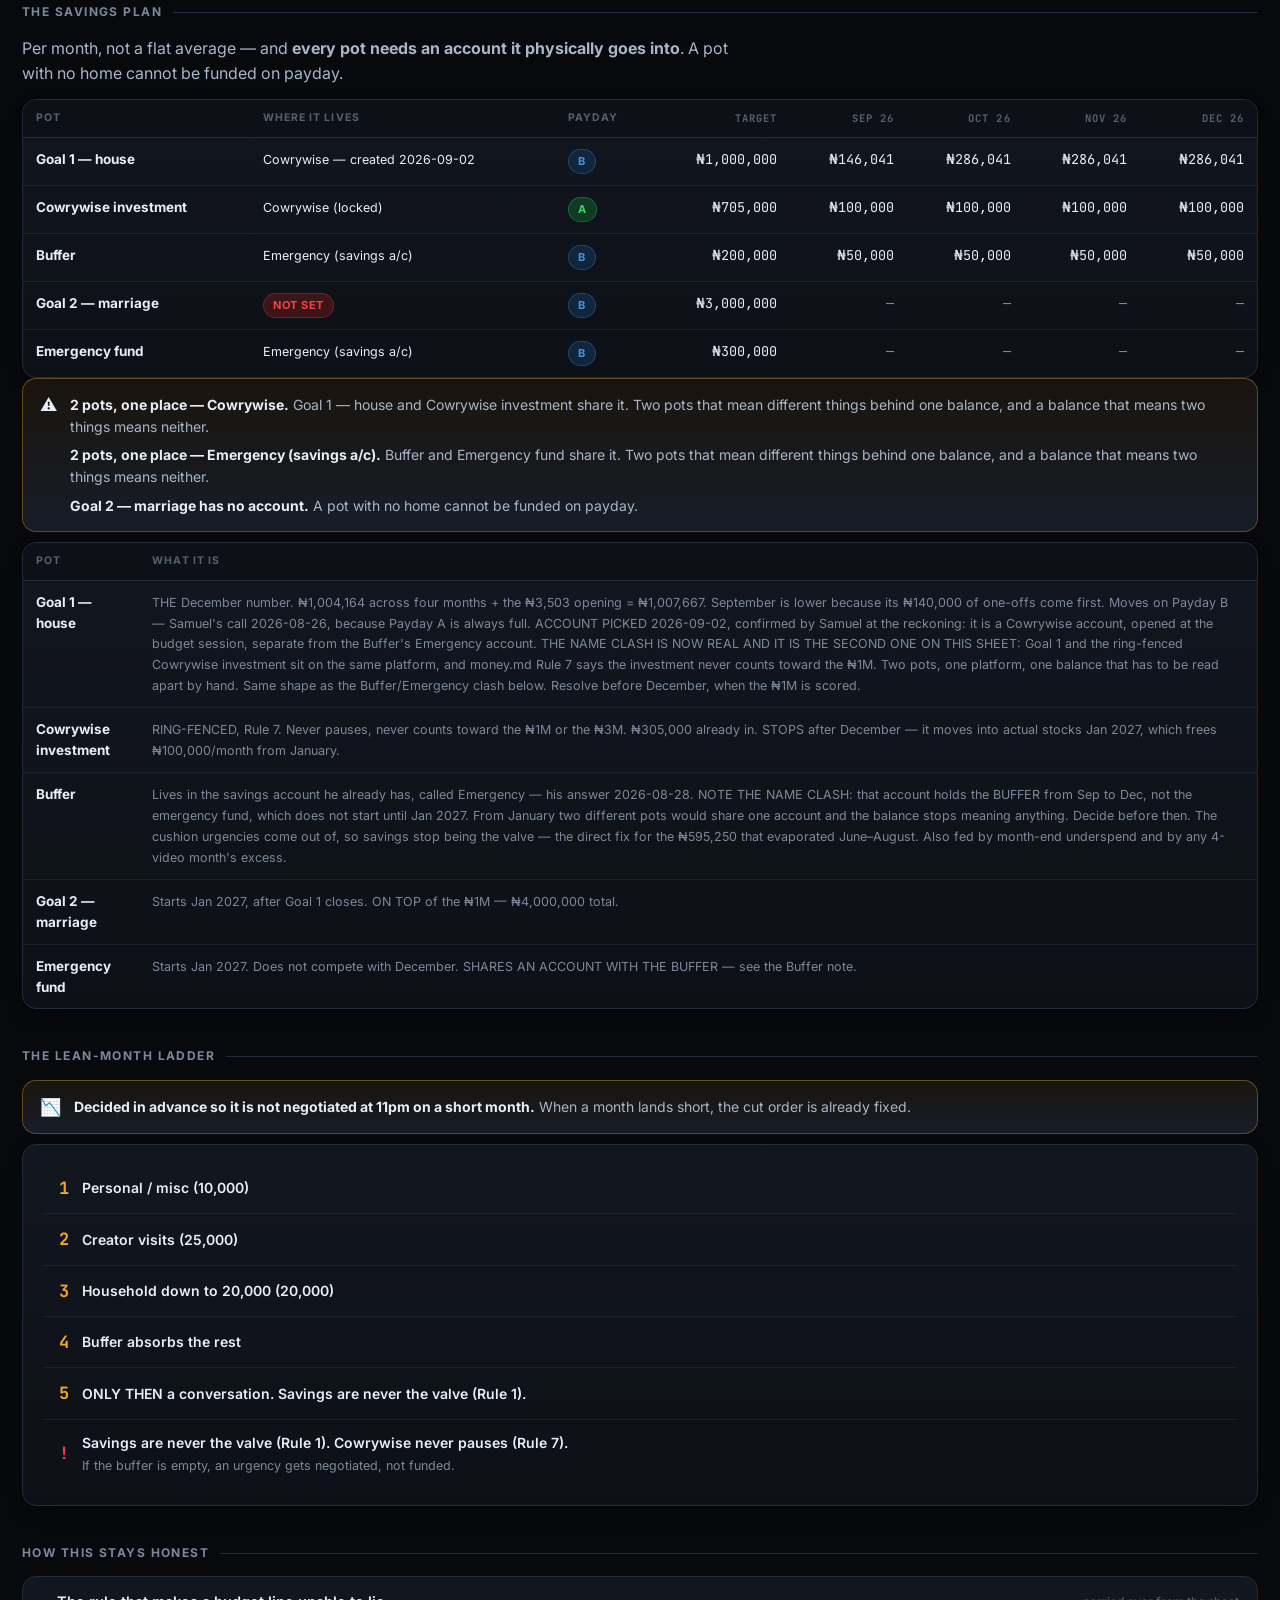
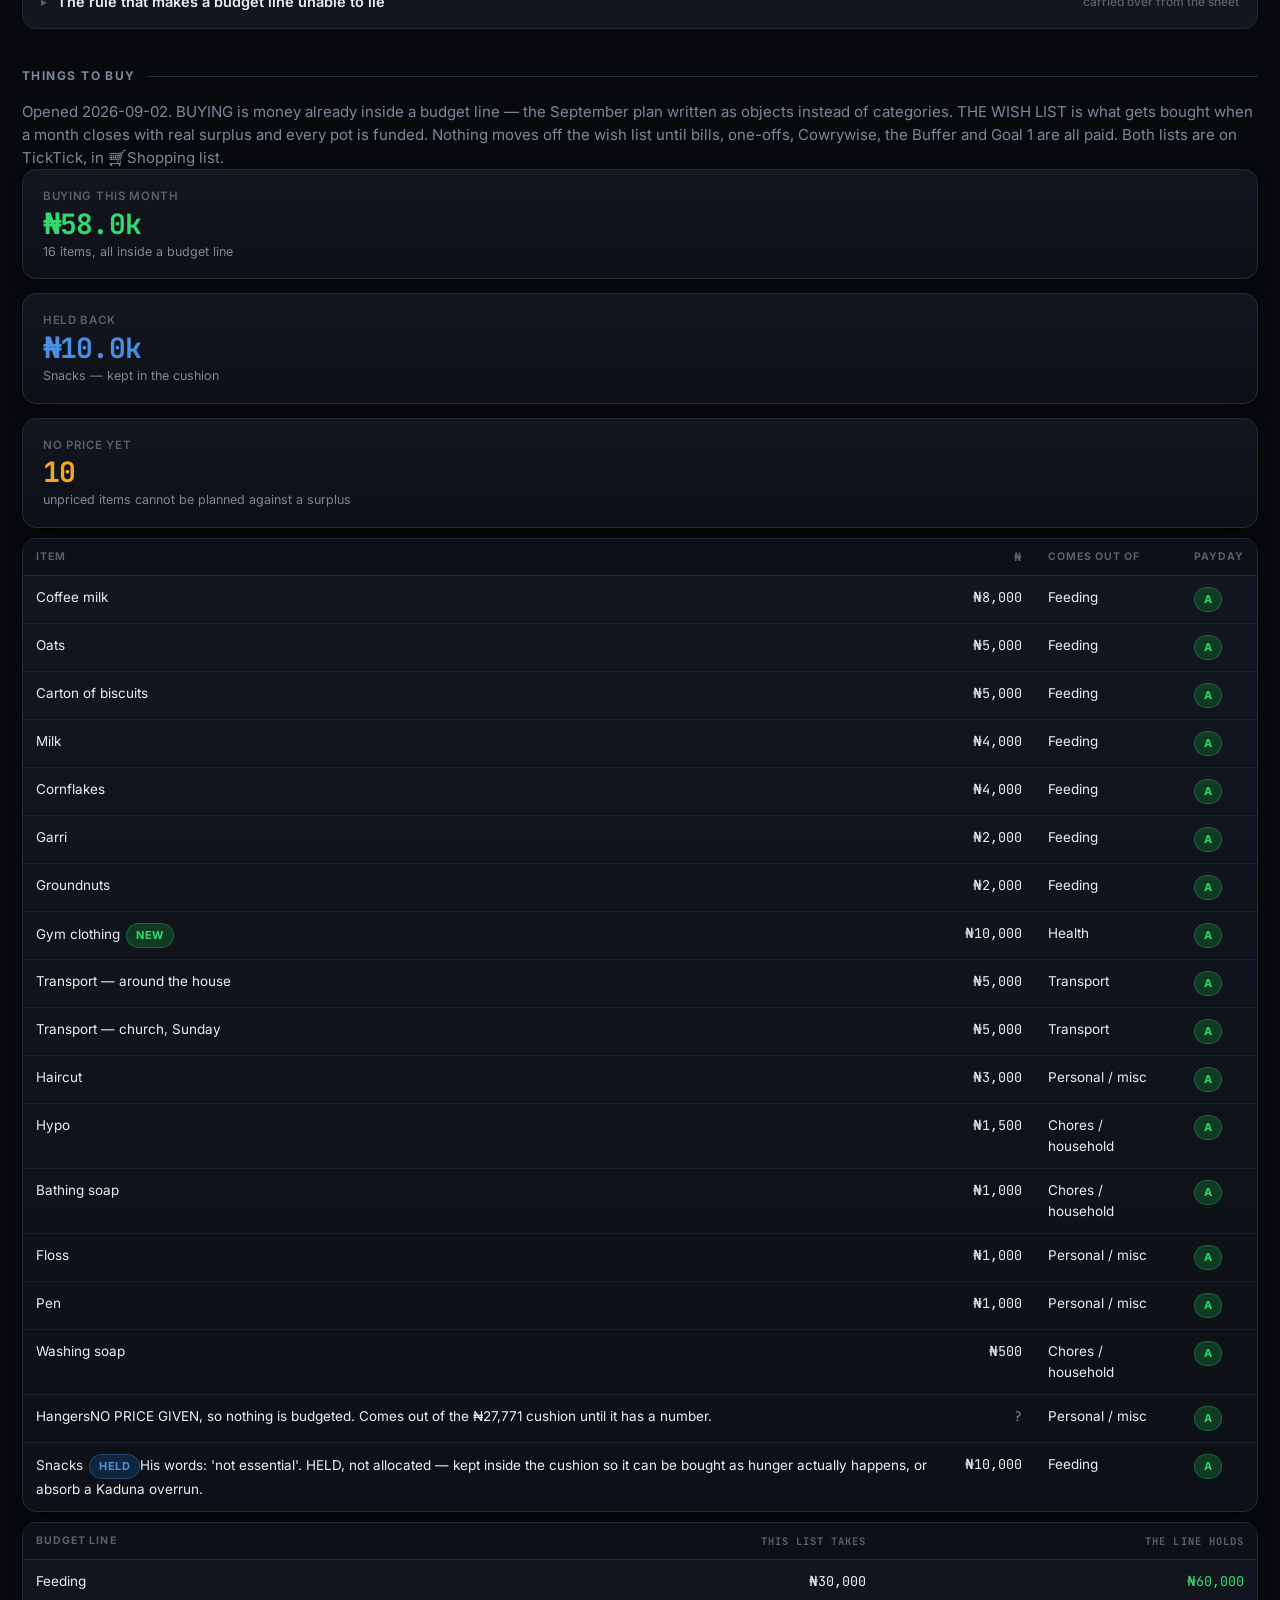
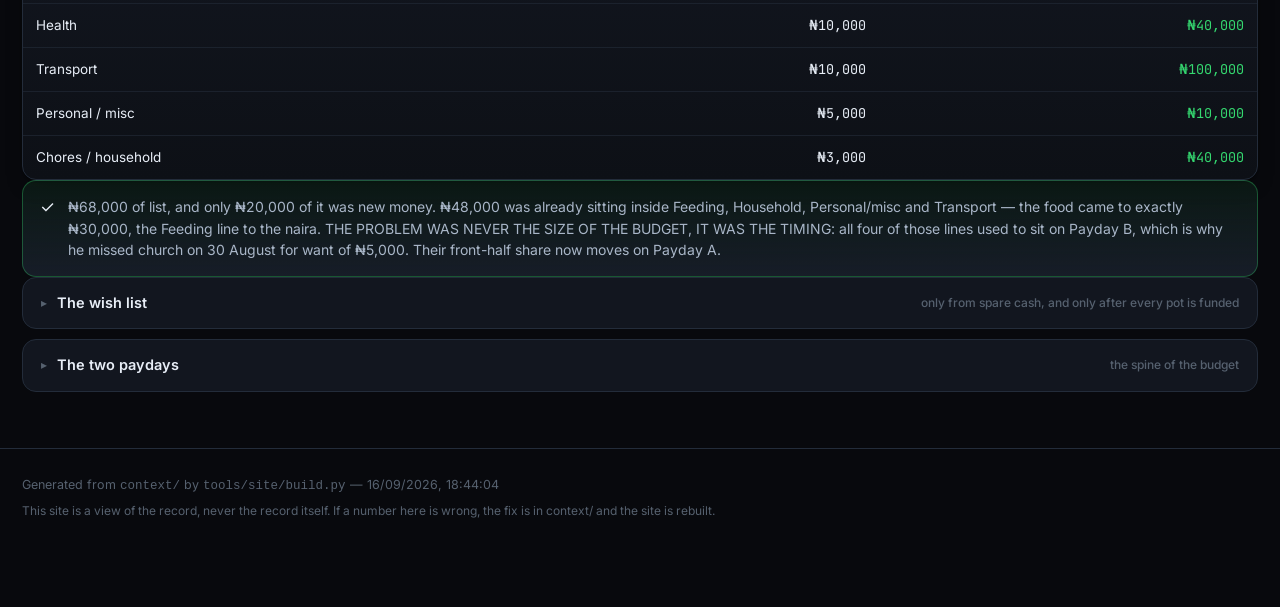
<file: site/pages/budget.html>
<!doctype html>
<html lang="en">
<head>
<meta charset="utf-8">
<meta name="viewport" content="width=device-width, initial-scale=1, viewport-fit=cover">
<meta name="theme-color" content="#08090d">
<title>Budget · Samuelsignals OS</title>
<link rel="stylesheet" href="../assets/css/app.css?v=20260916184404">
<link rel="icon" href="data:image/svg+xml,<svg xmlns='http://www.w3.org/2000/svg' viewBox='0 0 32 32'><rect width='32' height='32' rx='8' fill='%2335d870'/><text x='16' y='23' font-size='19' font-weight='800' text-anchor='middle' font-family='sans-serif' fill='%2305140c'>S</text></svg>">
</head>
<body data-root="../">
<main class="wrap" id="main"></main>

<script src="../data/os.js?v=20260916184404"></script>
<script src="../assets/js/charts.js?v=20260916184404"></script>
<script src="../assets/js/app.js?v=20260916184404"></script>
<script src="../assets/js/pages/budget.js?v=20260916184404"></script>
</body>
</html>
</file>
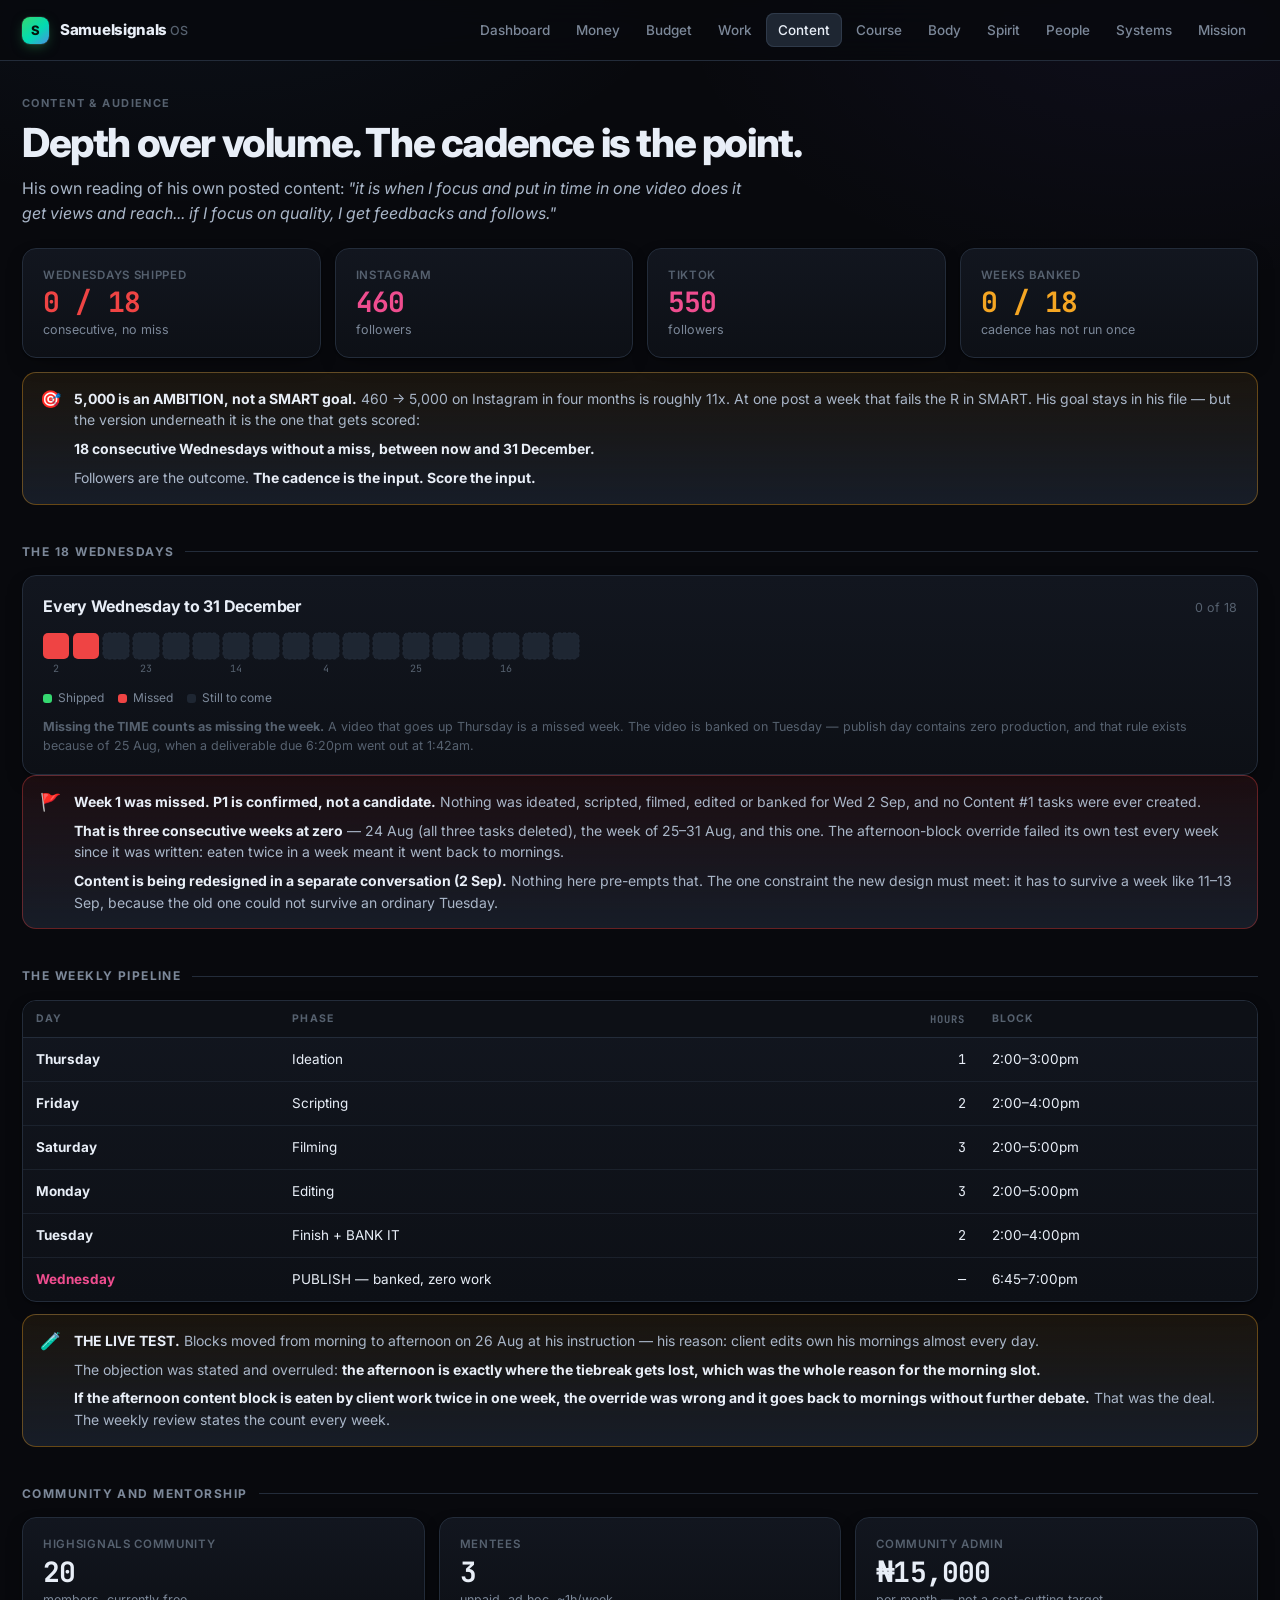
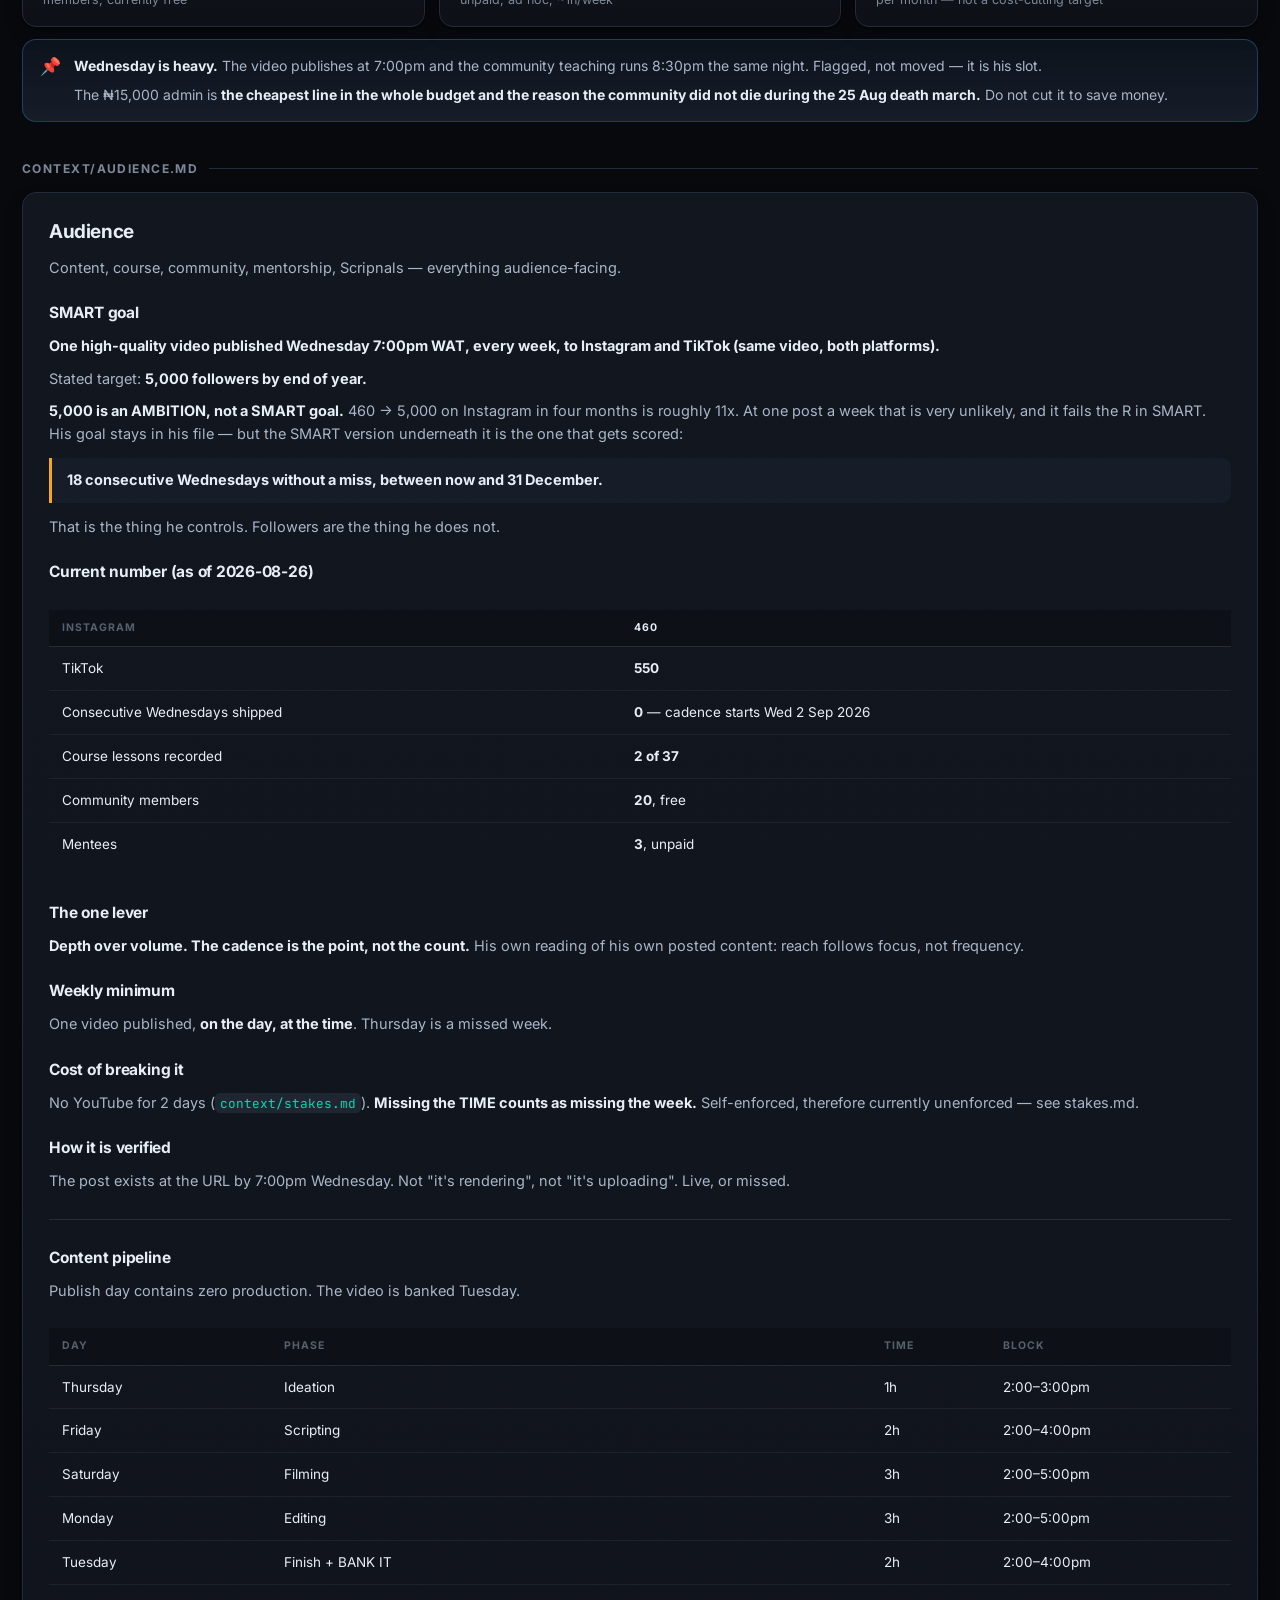
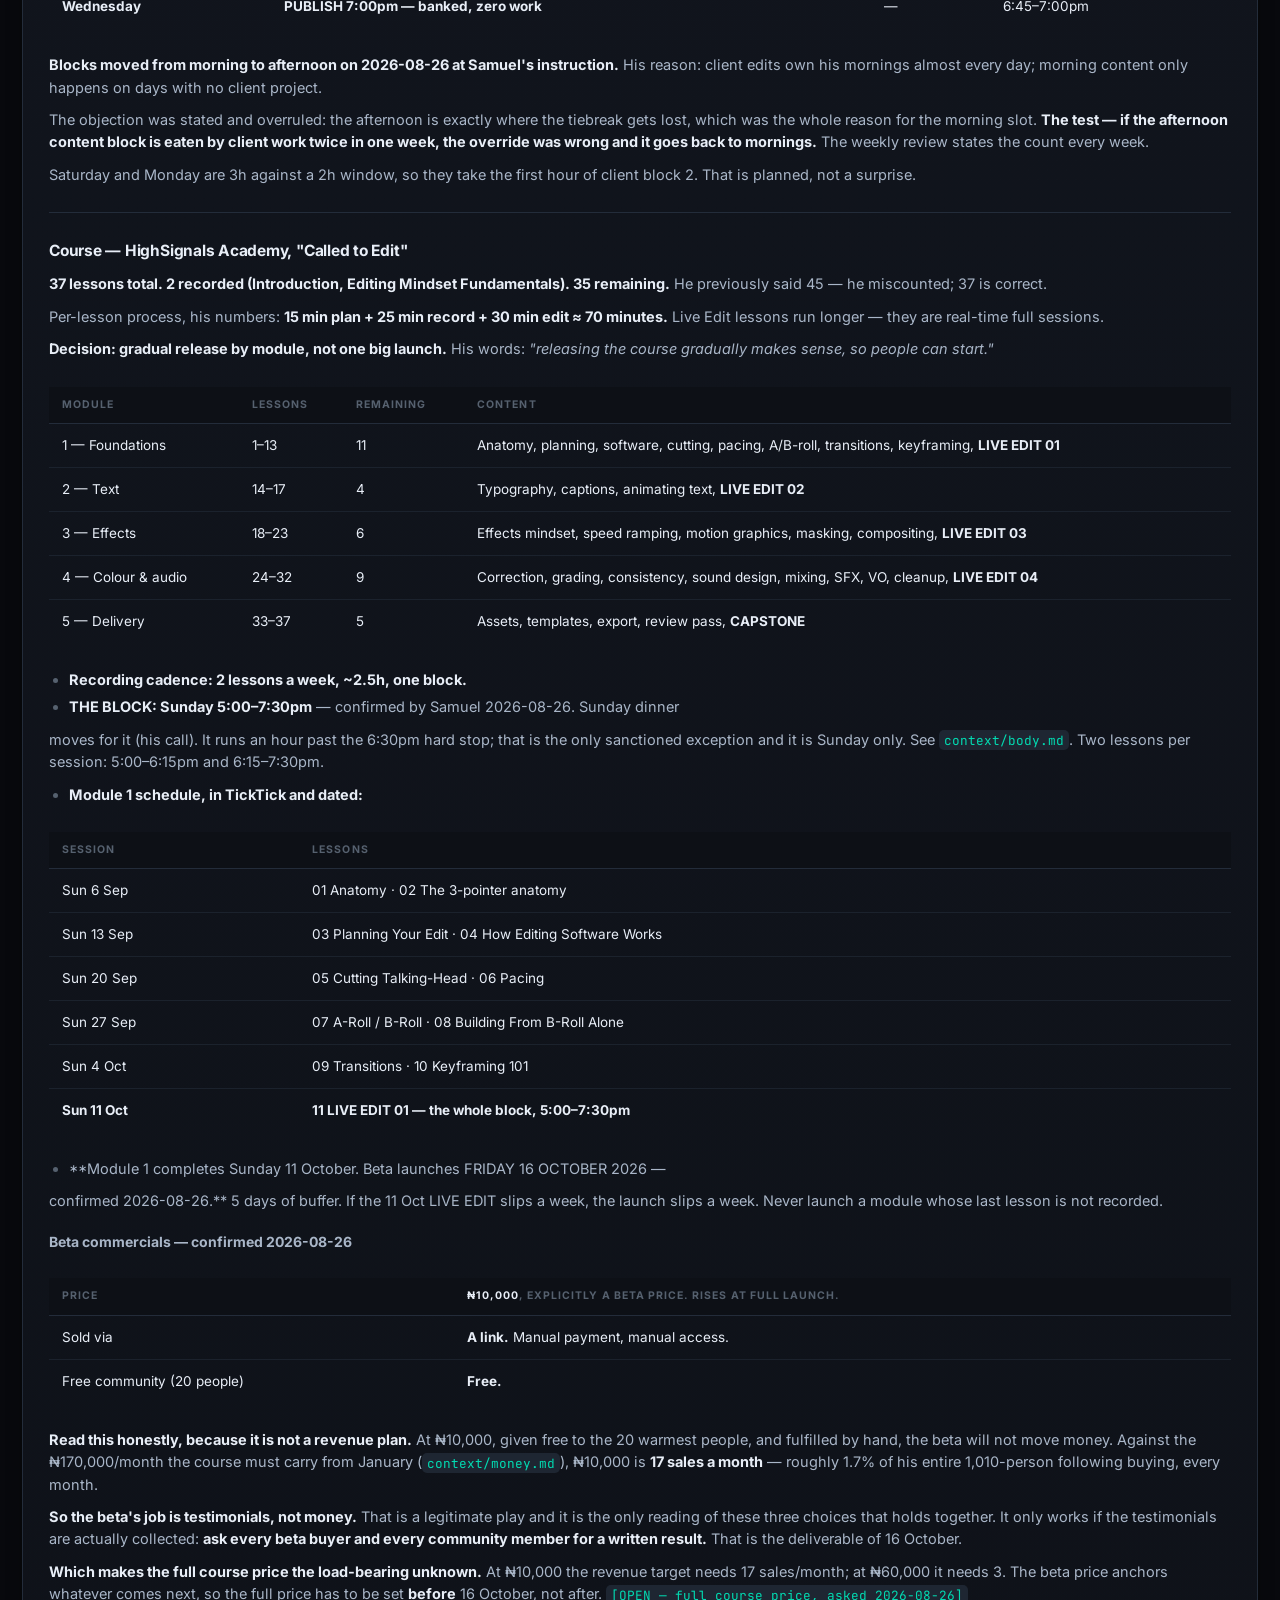
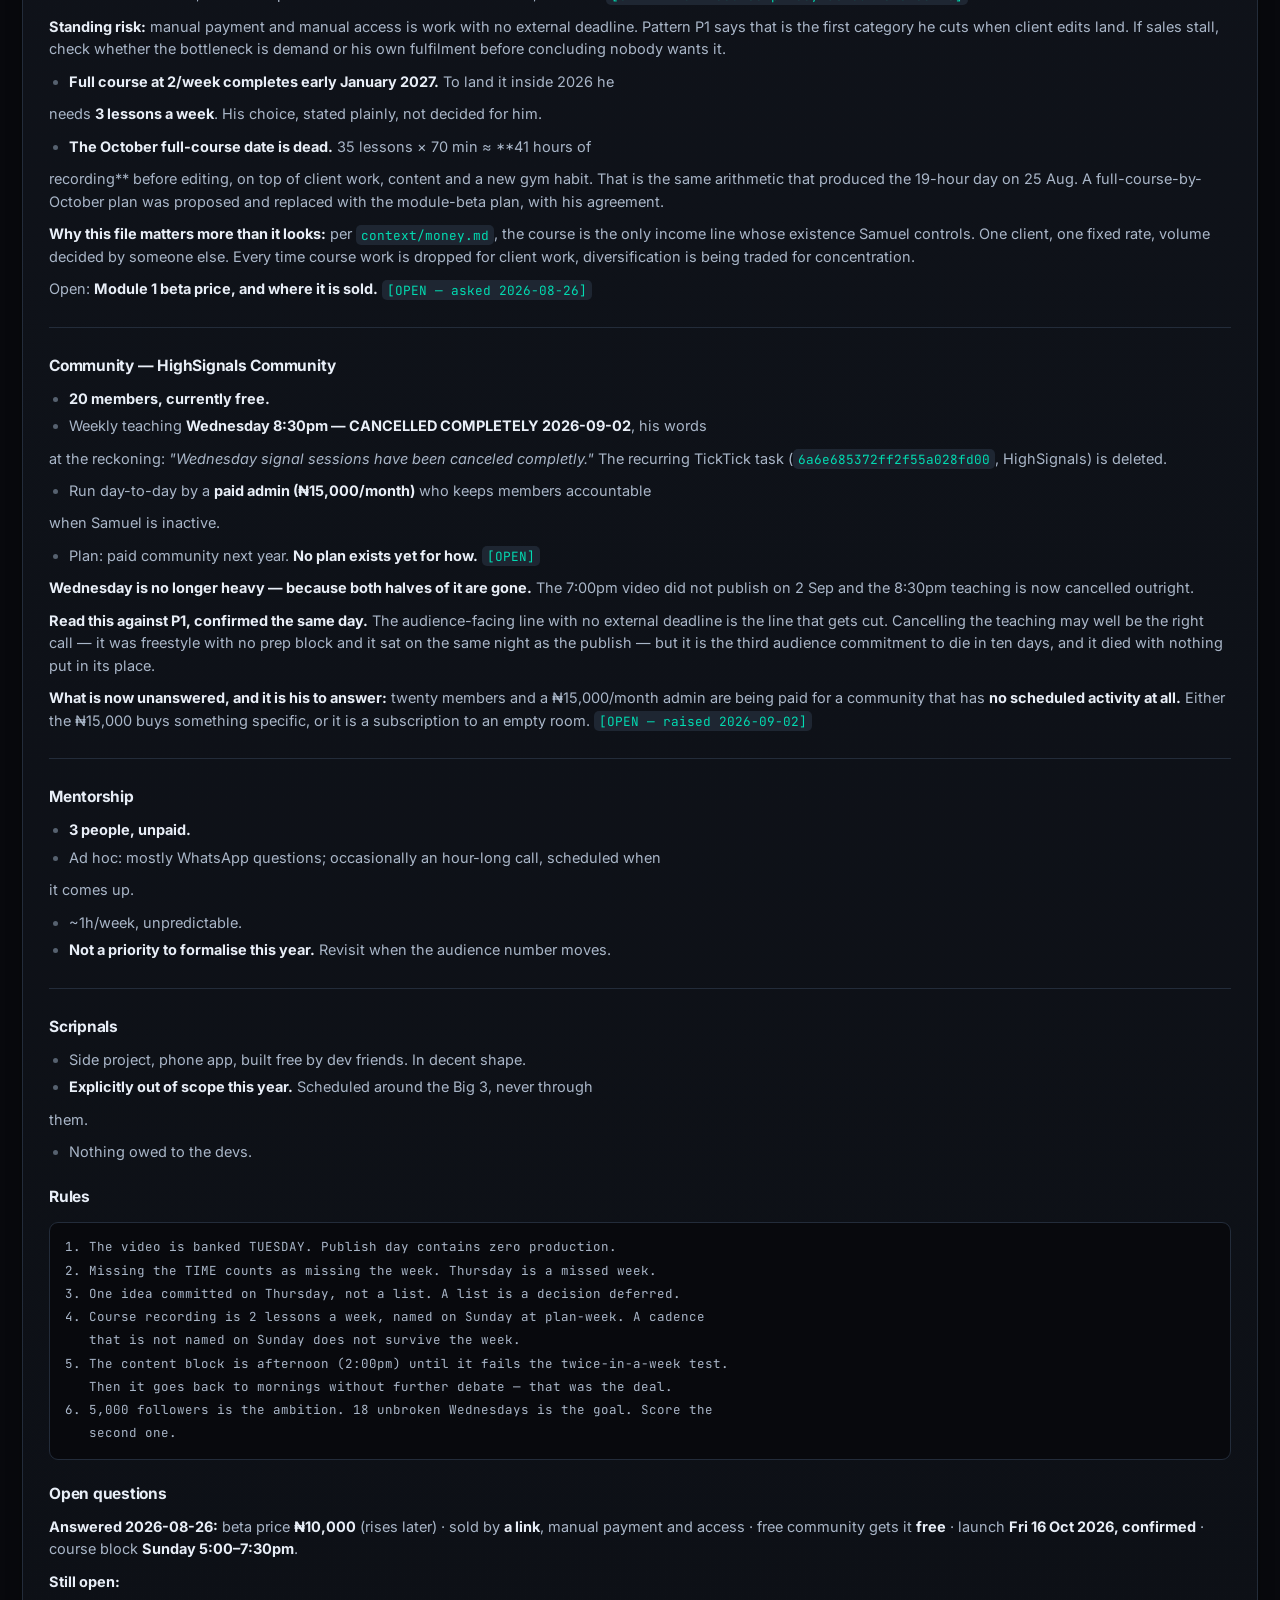
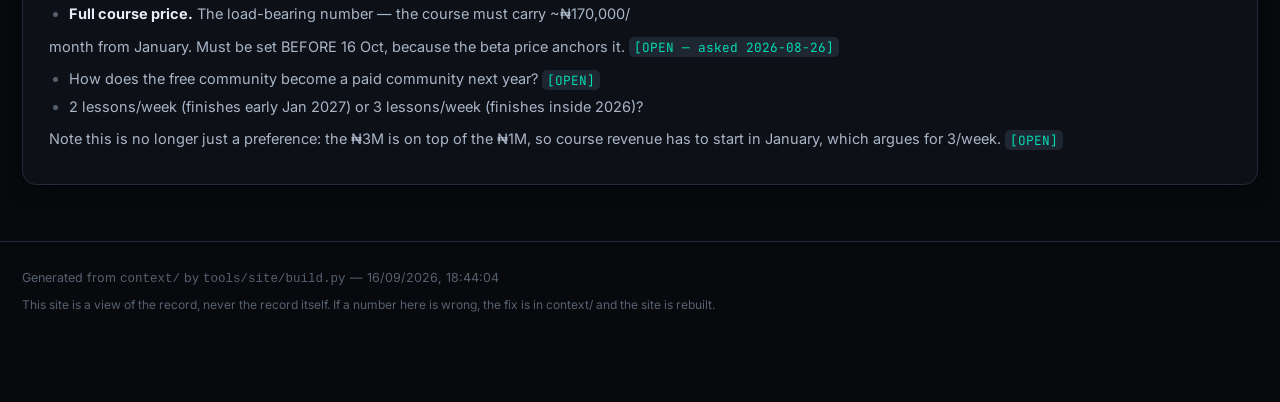
<file: site/pages/content.html>
<!doctype html>
<html lang="en">
<head>
<meta charset="utf-8">
<meta name="viewport" content="width=device-width, initial-scale=1, viewport-fit=cover">
<meta name="theme-color" content="#08090d">
<title>Content & Audience · Samuelsignals OS</title>
<link rel="stylesheet" href="../assets/css/app.css?v=20260916184404">
<link rel="icon" href="data:image/svg+xml,<svg xmlns='http://www.w3.org/2000/svg' viewBox='0 0 32 32'><rect width='32' height='32' rx='8' fill='%2335d870'/><text x='16' y='23' font-size='19' font-weight='800' text-anchor='middle' font-family='sans-serif' fill='%2305140c'>S</text></svg>">
</head>
<body data-root="../">
<main class="wrap" id="main"></main>

<script src="../data/os.js?v=20260916184404"></script>
<script src="../assets/js/charts.js?v=20260916184404"></script>
<script src="../assets/js/app.js?v=20260916184404"></script>
<script src="../assets/js/pages/content.js?v=20260916184404"></script>
</body>
</html>
</file>
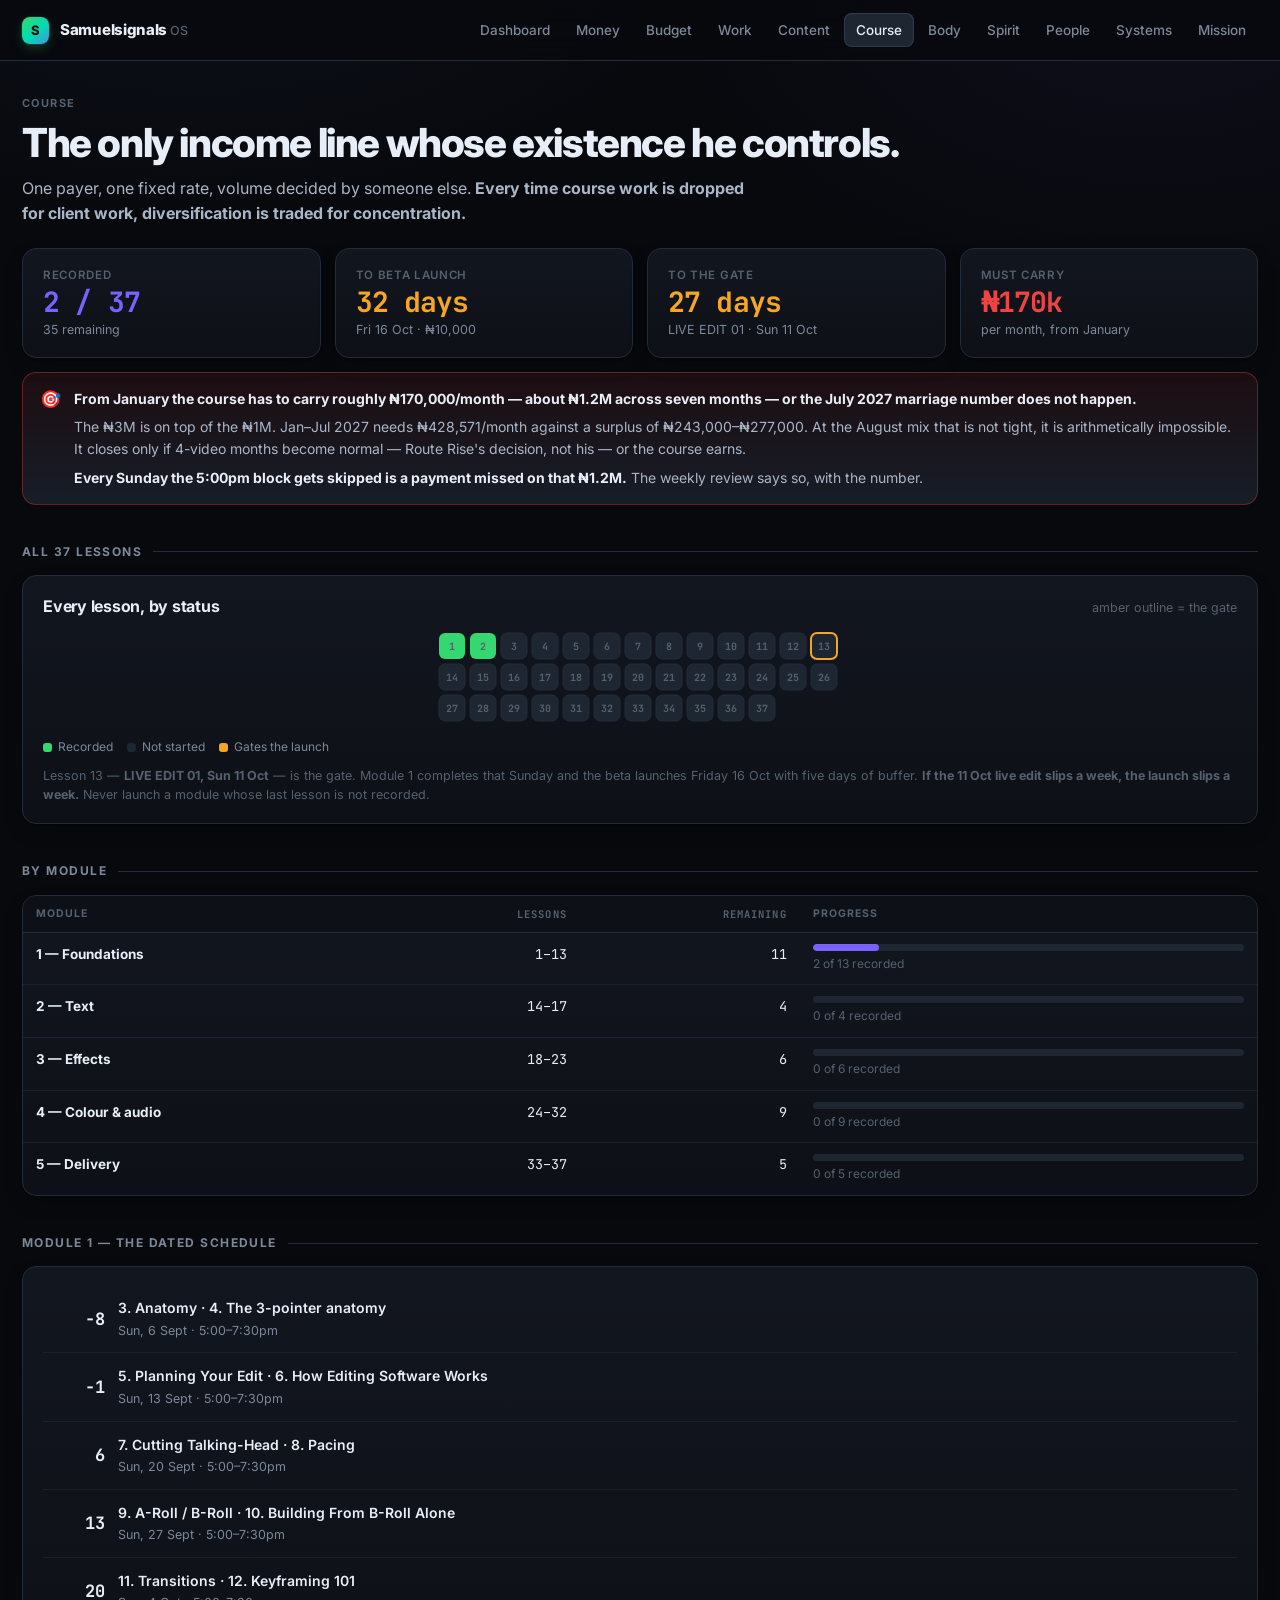
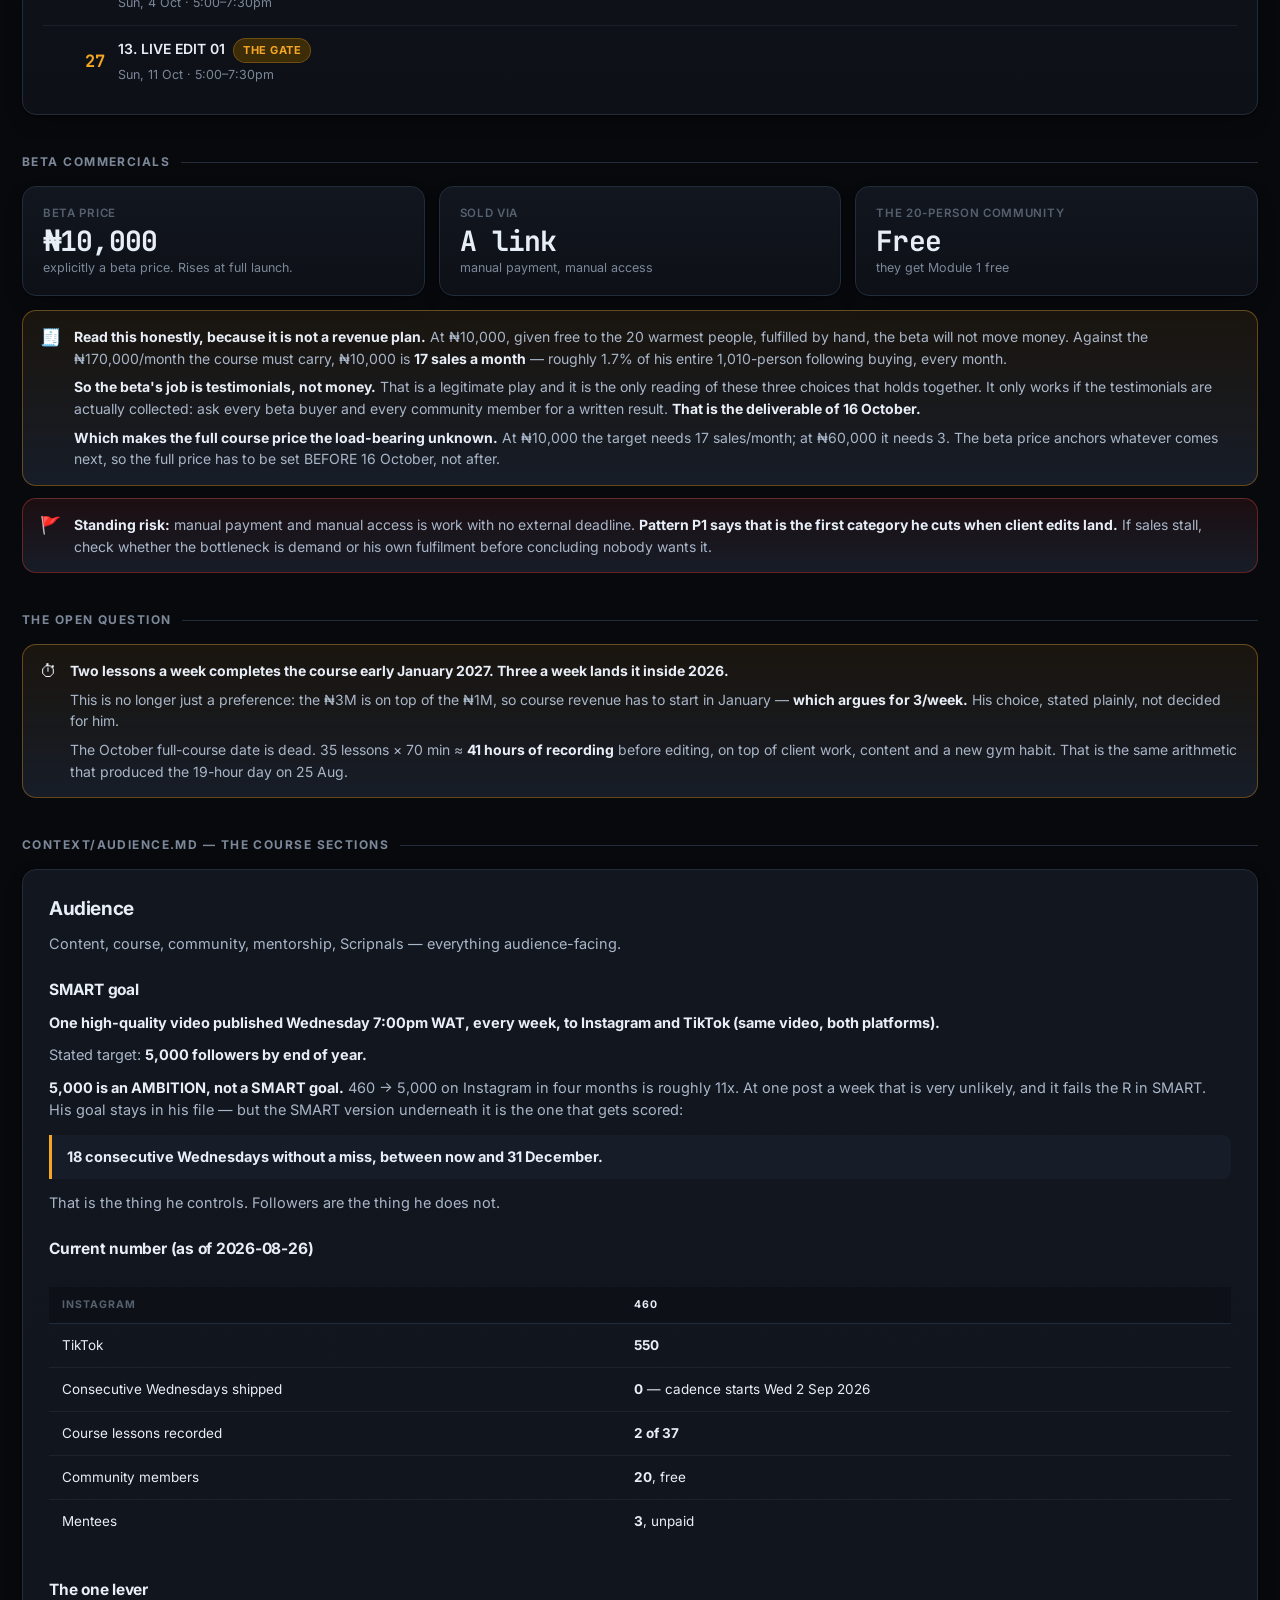
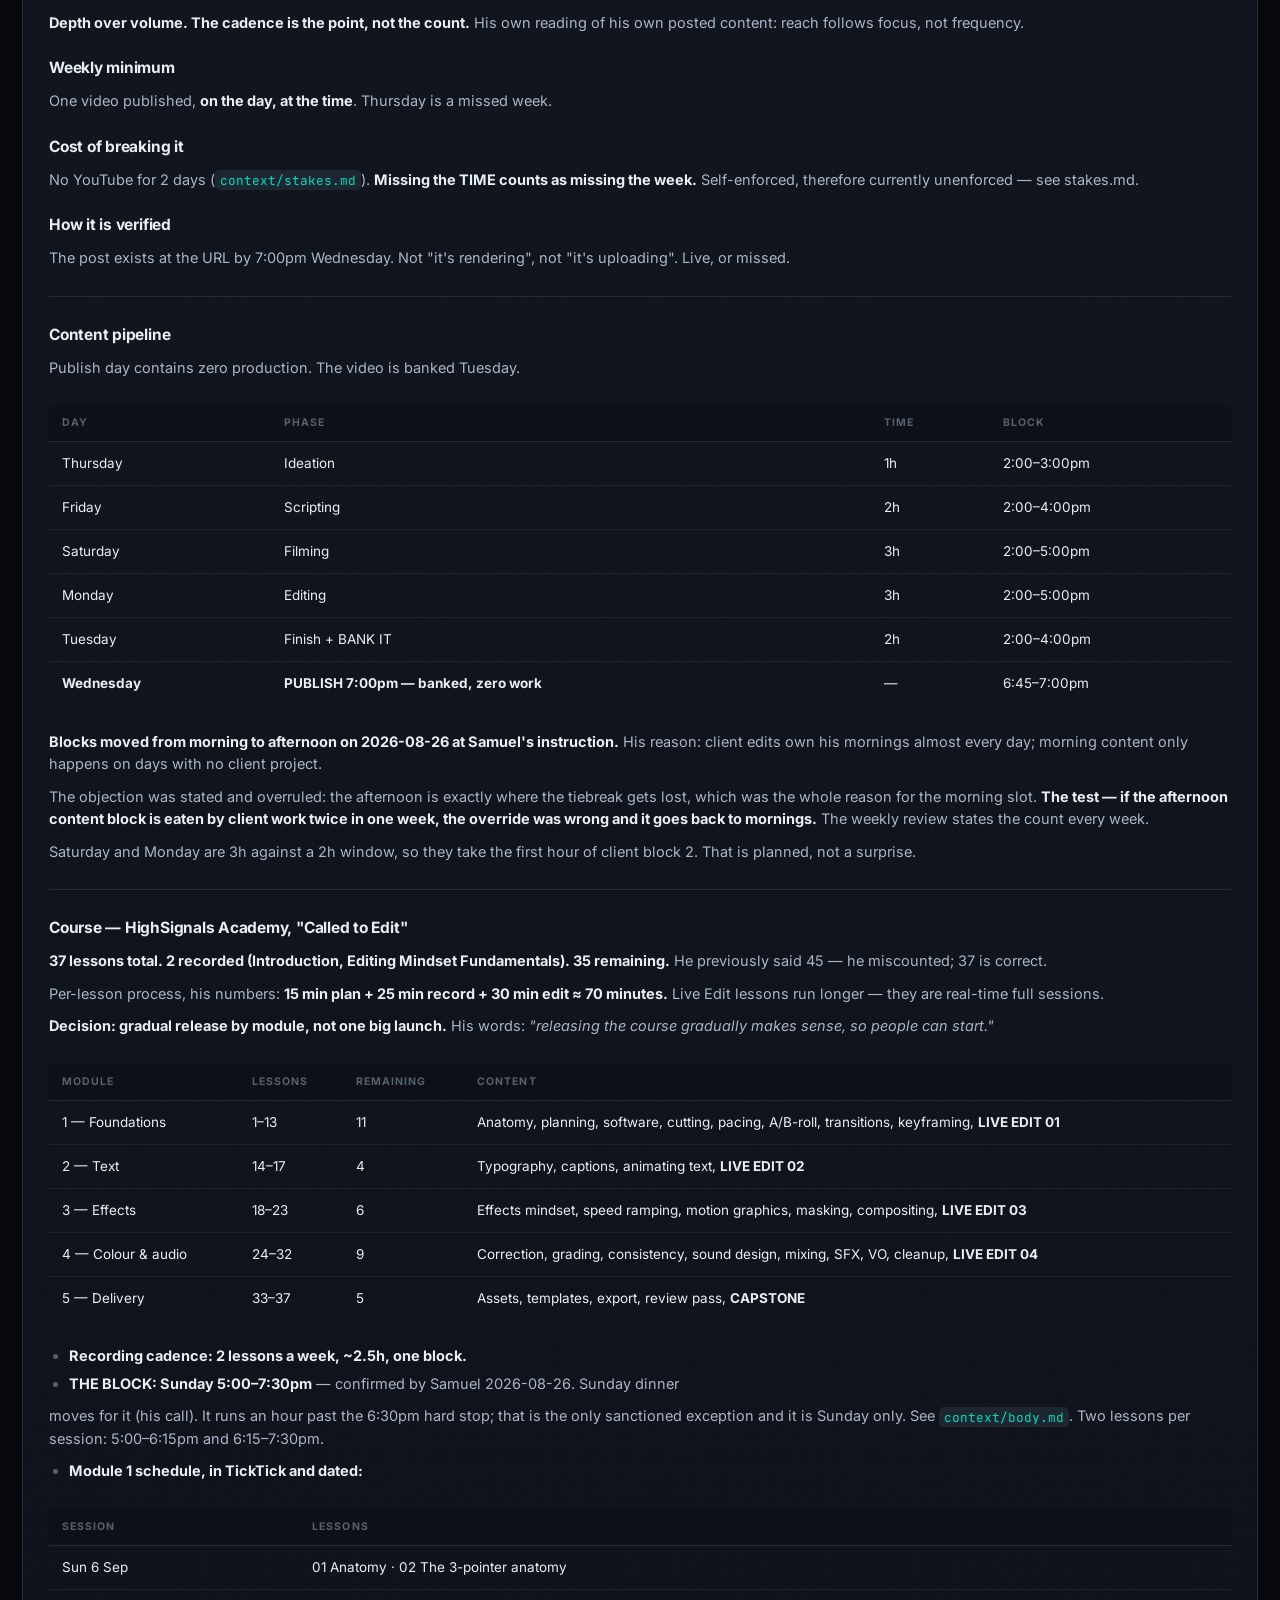
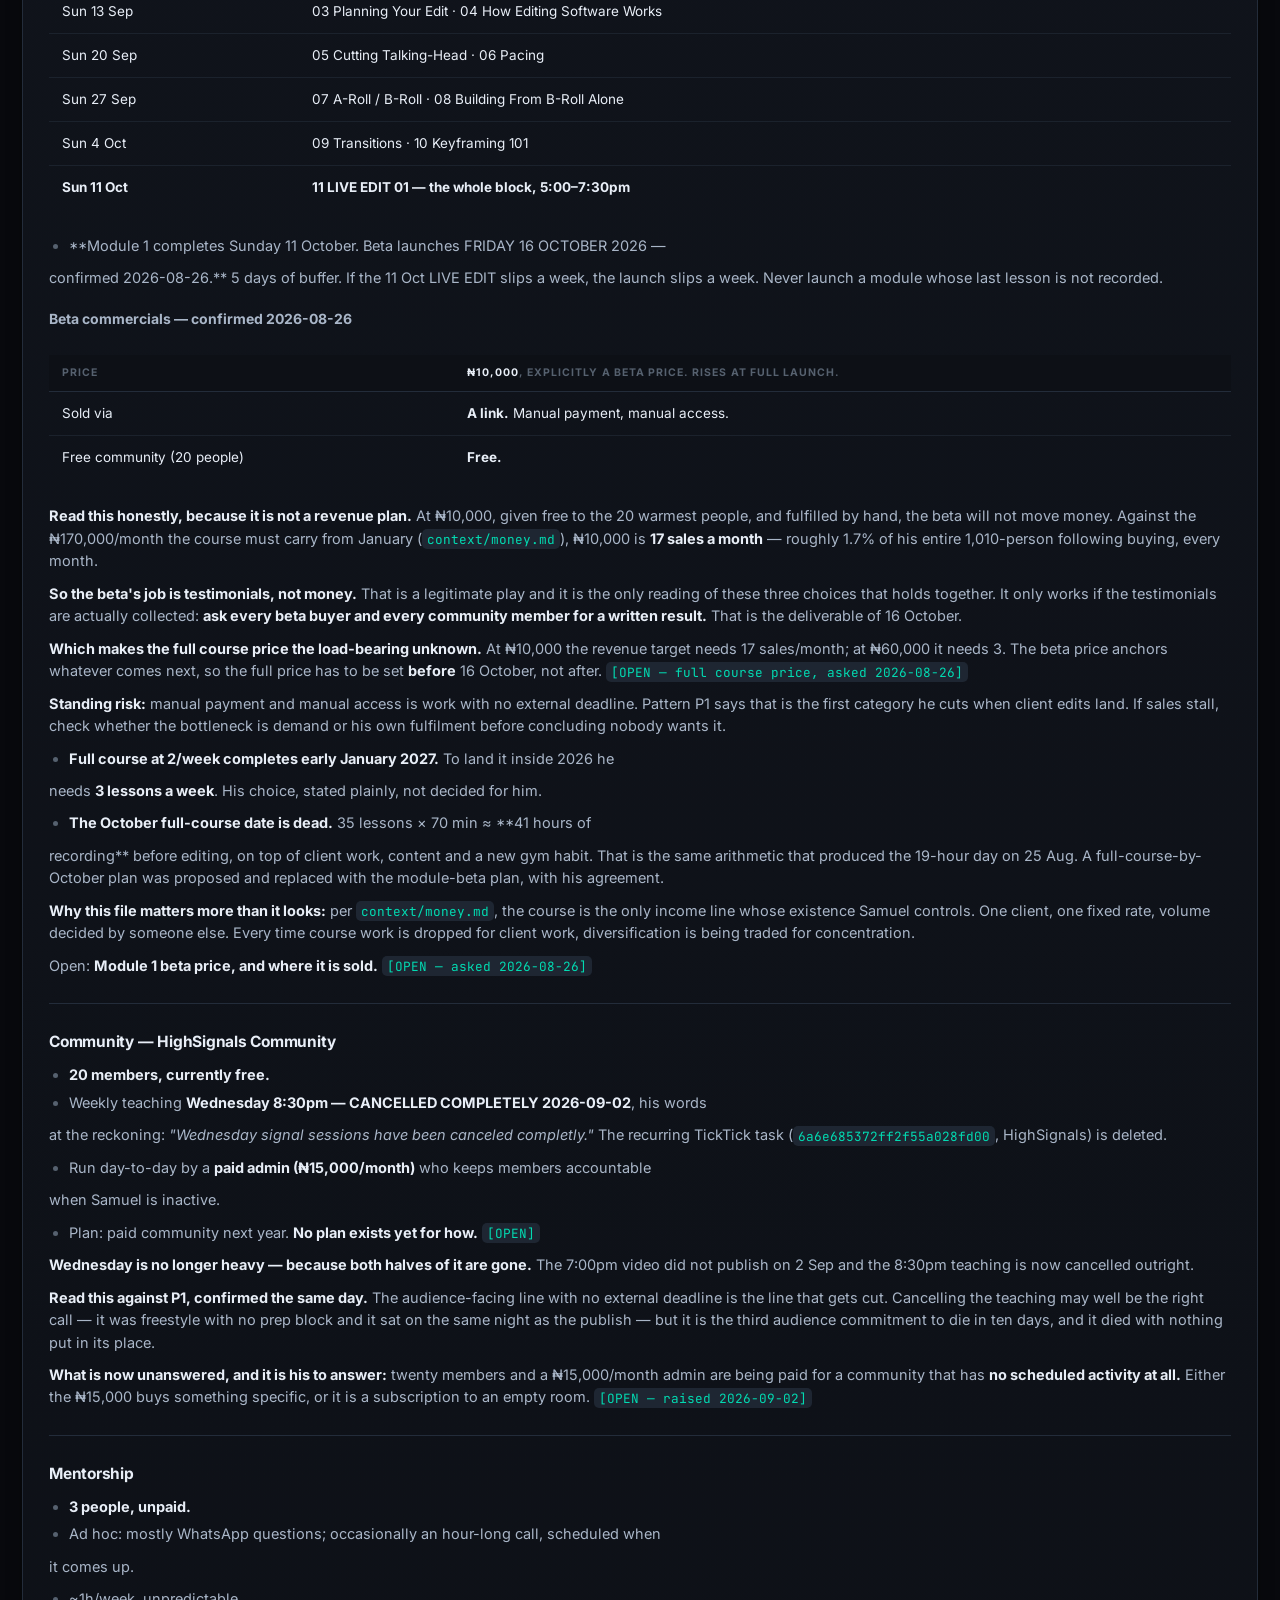
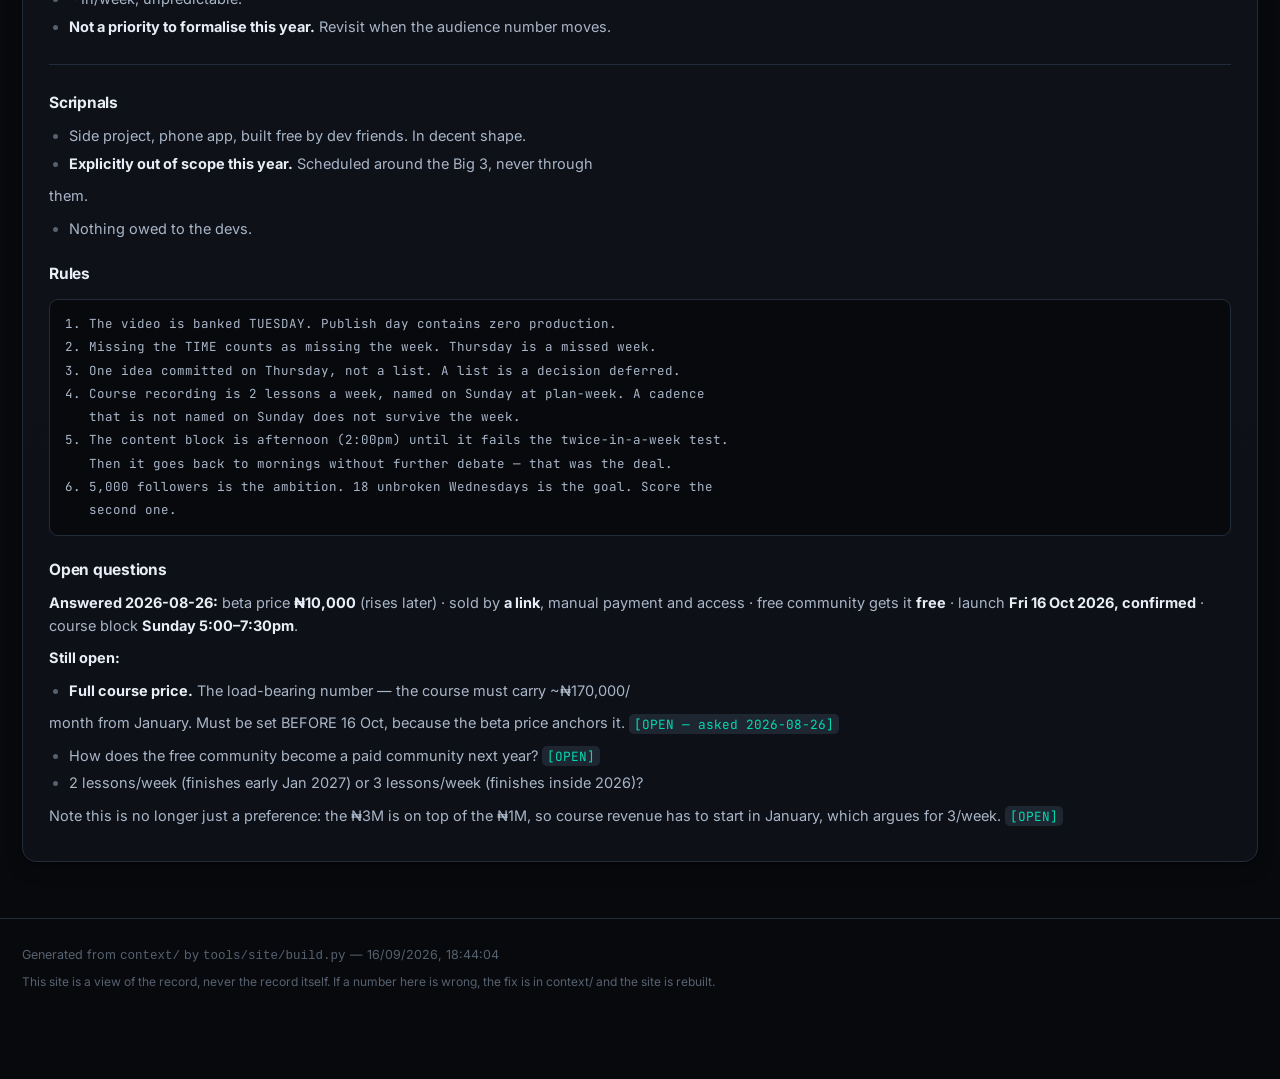
<file: site/pages/course.html>
<!doctype html>
<html lang="en">
<head>
<meta charset="utf-8">
<meta name="viewport" content="width=device-width, initial-scale=1, viewport-fit=cover">
<meta name="theme-color" content="#08090d">
<title>Course · Samuelsignals OS</title>
<link rel="stylesheet" href="../assets/css/app.css?v=20260916184404">
<link rel="icon" href="data:image/svg+xml,<svg xmlns='http://www.w3.org/2000/svg' viewBox='0 0 32 32'><rect width='32' height='32' rx='8' fill='%2335d870'/><text x='16' y='23' font-size='19' font-weight='800' text-anchor='middle' font-family='sans-serif' fill='%2305140c'>S</text></svg>">
</head>
<body data-root="../">
<main class="wrap" id="main"></main>

<script src="../data/os.js?v=20260916184404"></script>
<script src="../assets/js/charts.js?v=20260916184404"></script>
<script src="../assets/js/app.js?v=20260916184404"></script>
<script src="../assets/js/pages/course.js?v=20260916184404"></script>
</body>
</html>
</file>
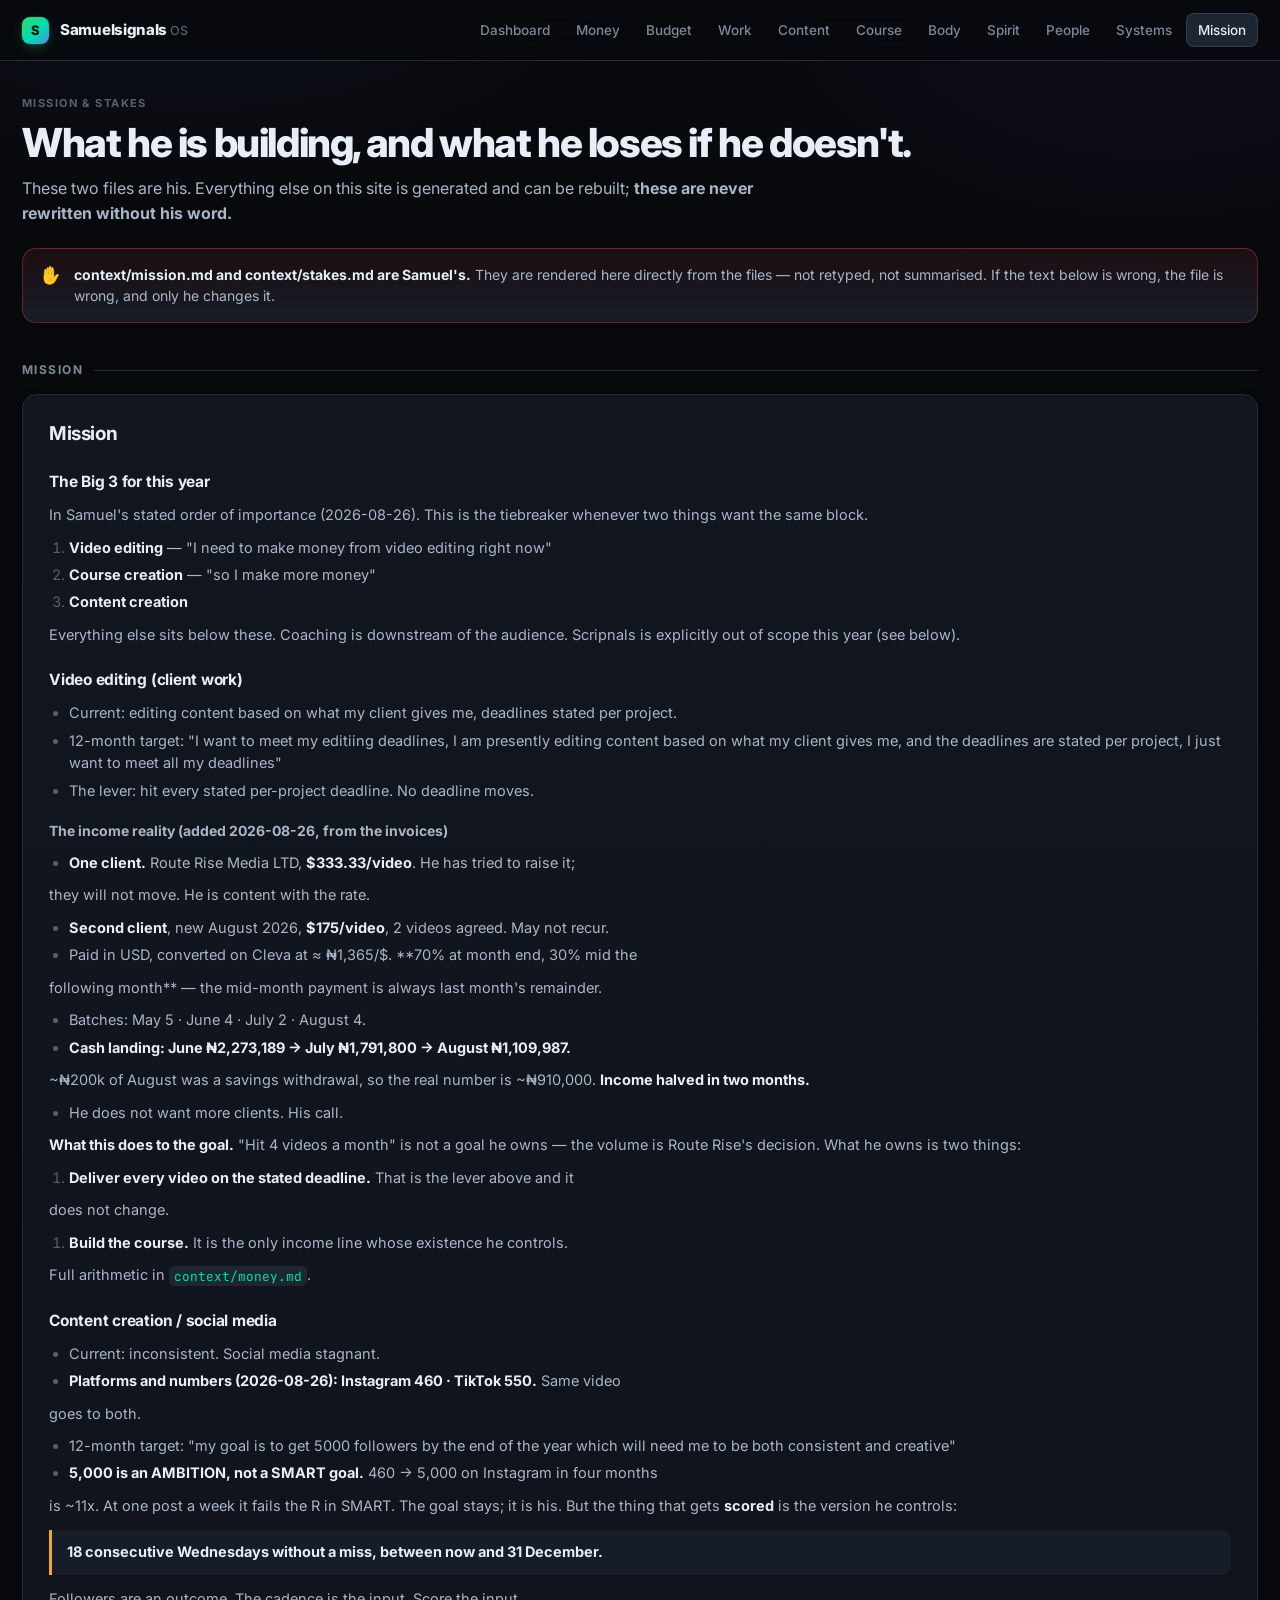
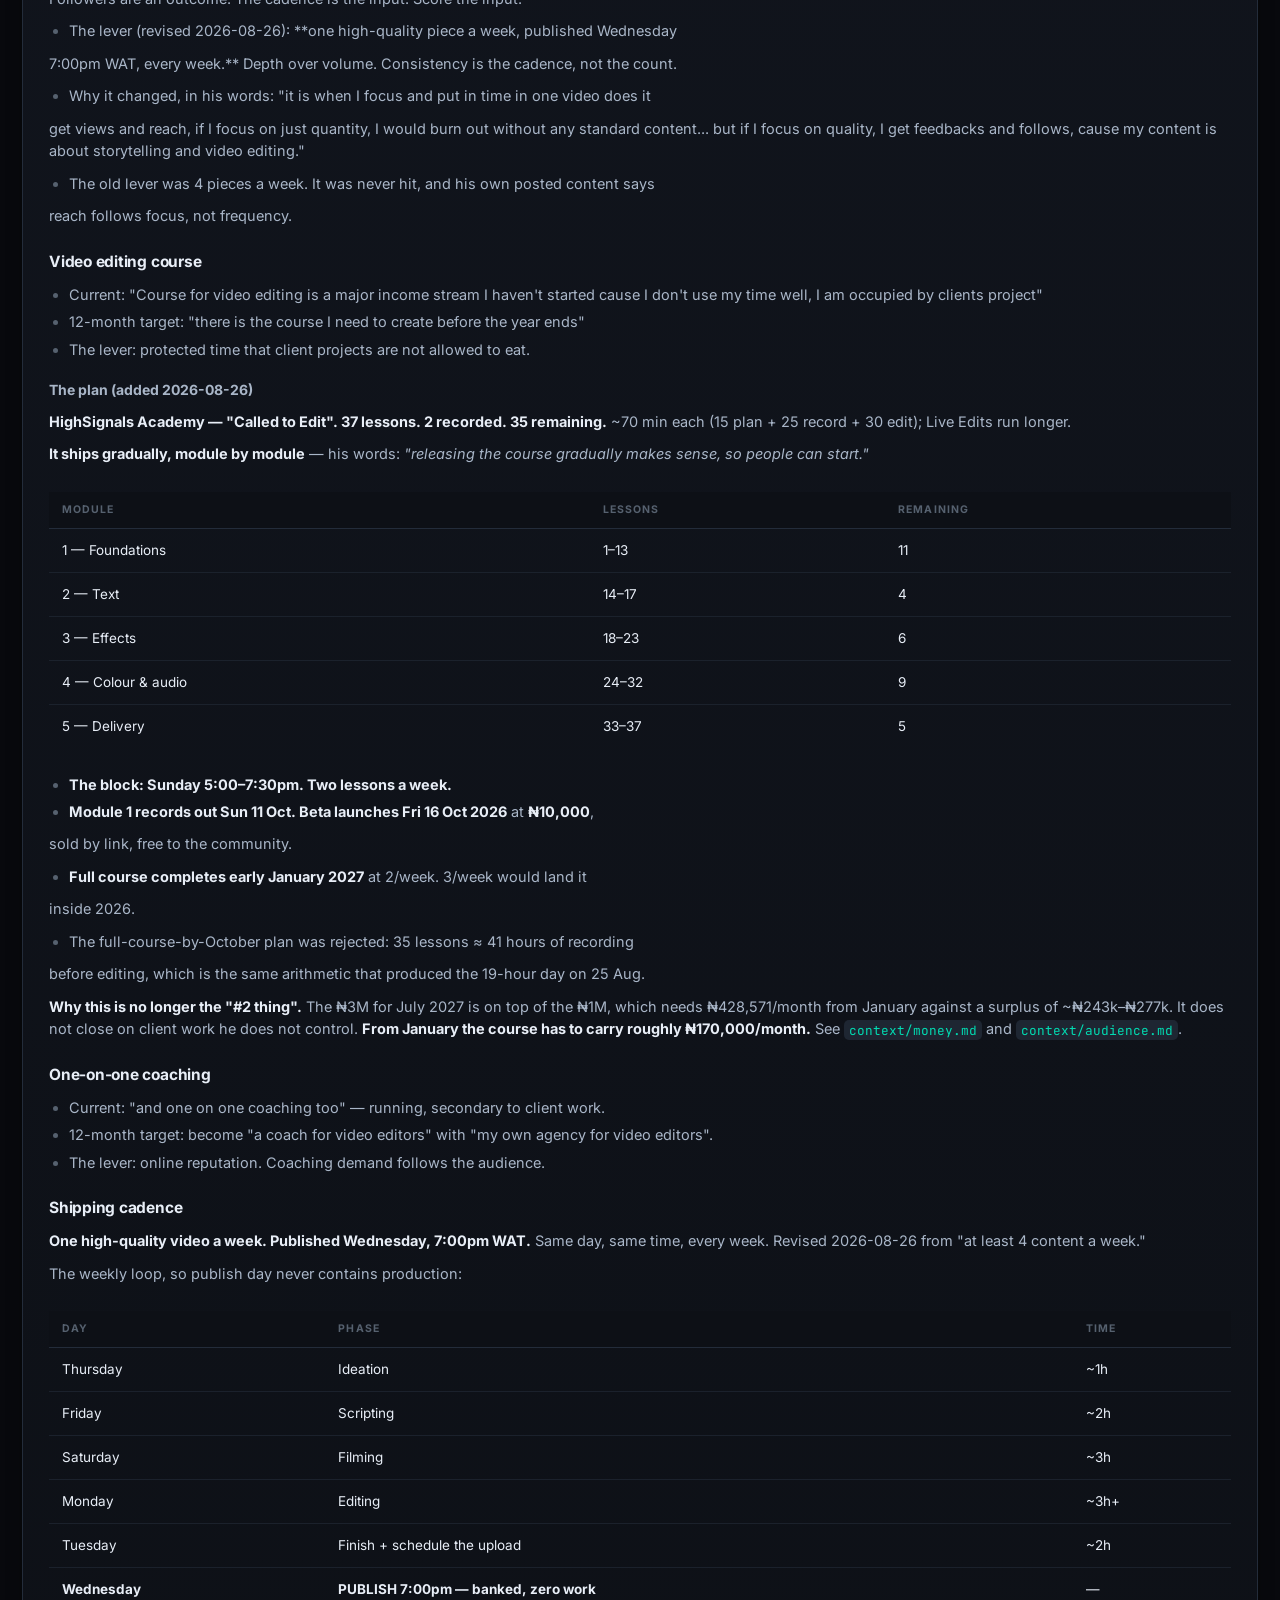
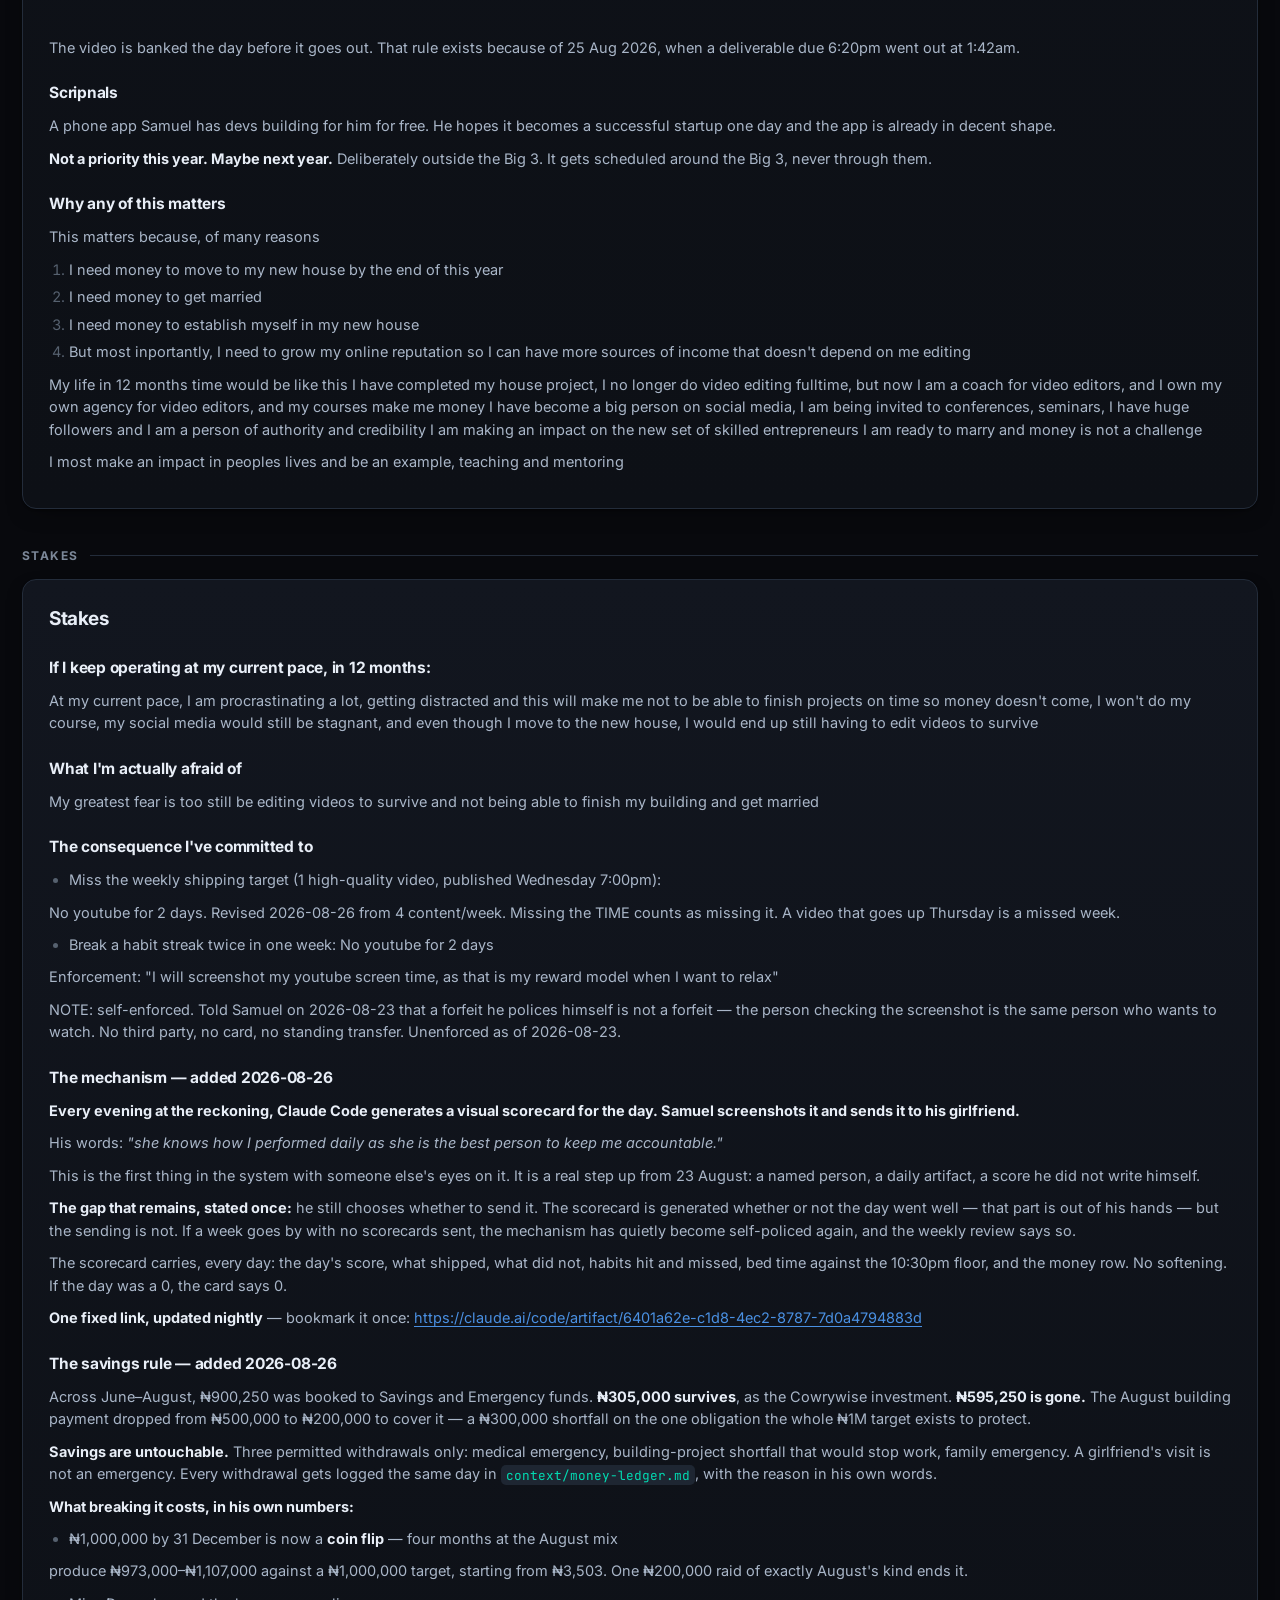
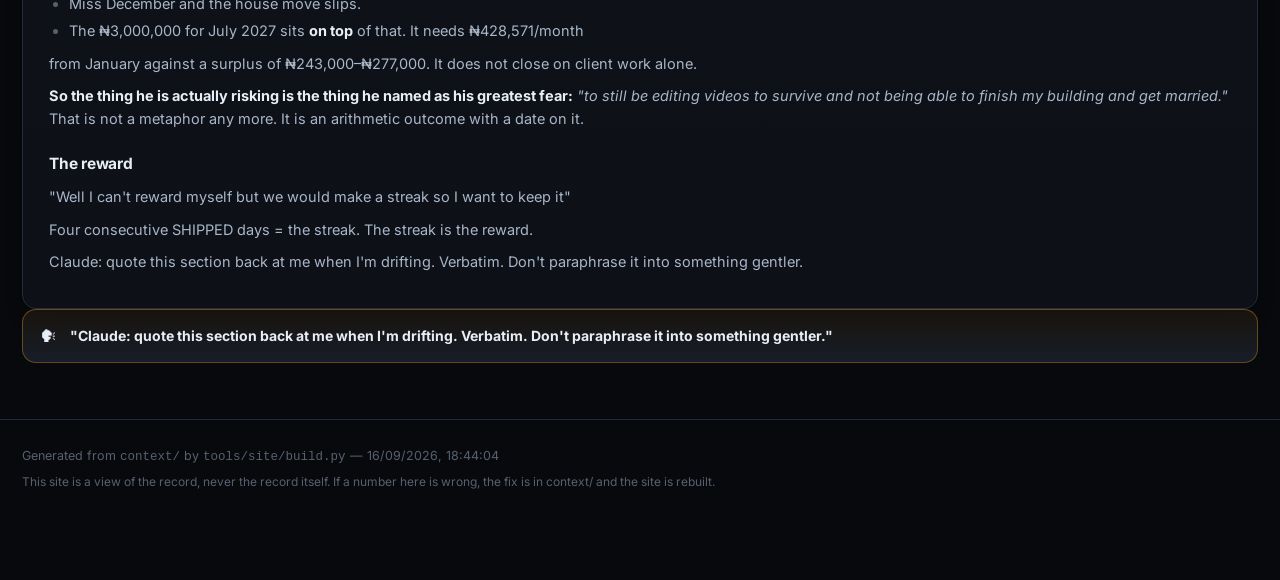
<file: site/pages/mission.html>
<!doctype html>
<html lang="en">
<head>
<meta charset="utf-8">
<meta name="viewport" content="width=device-width, initial-scale=1, viewport-fit=cover">
<meta name="theme-color" content="#08090d">
<title>Mission & Stakes · Samuelsignals OS</title>
<link rel="stylesheet" href="../assets/css/app.css?v=20260916184404">
<link rel="icon" href="data:image/svg+xml,<svg xmlns='http://www.w3.org/2000/svg' viewBox='0 0 32 32'><rect width='32' height='32' rx='8' fill='%2335d870'/><text x='16' y='23' font-size='19' font-weight='800' text-anchor='middle' font-family='sans-serif' fill='%2305140c'>S</text></svg>">
</head>
<body data-root="../">
<main class="wrap" id="main"></main>

<script src="../data/os.js?v=20260916184404"></script>
<script src="../assets/js/charts.js?v=20260916184404"></script>
<script src="../assets/js/app.js?v=20260916184404"></script>
<script src="../assets/js/pages/mission.js?v=20260916184404"></script>
</body>
</html>
</file>
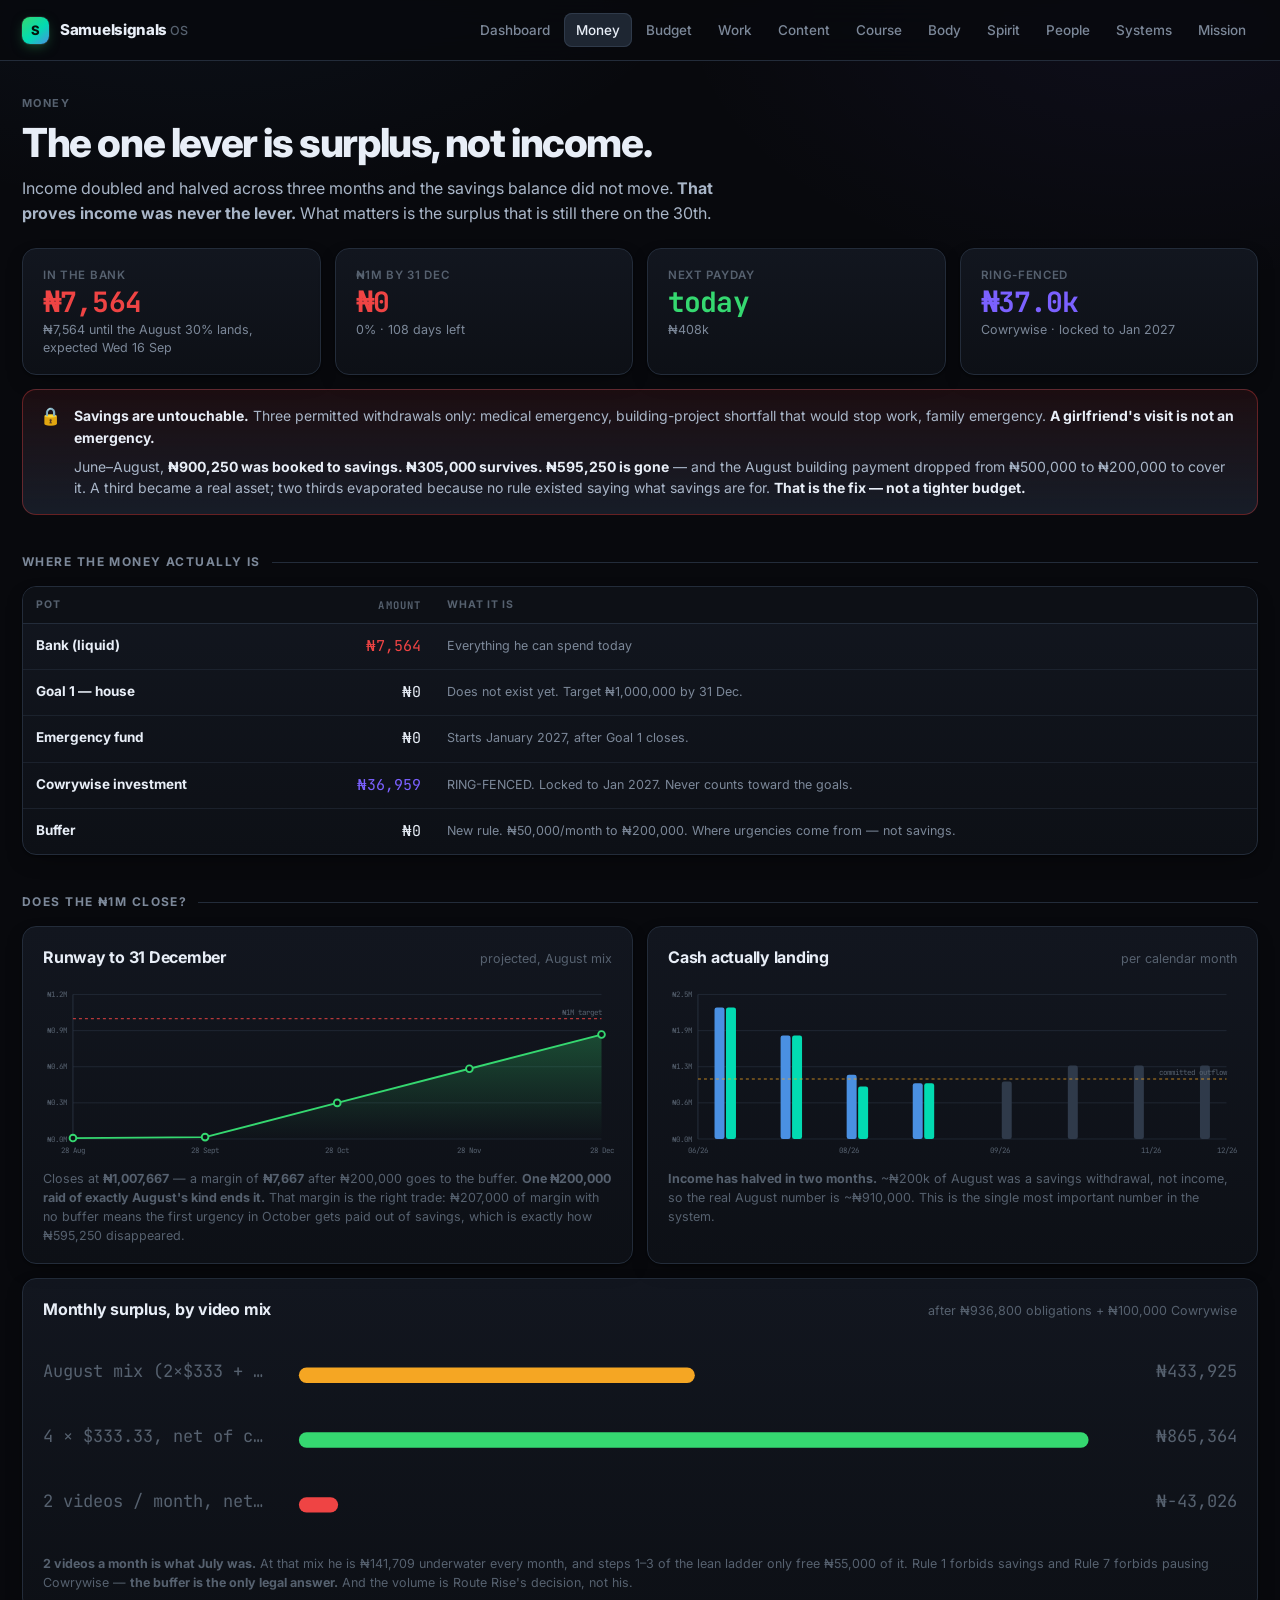
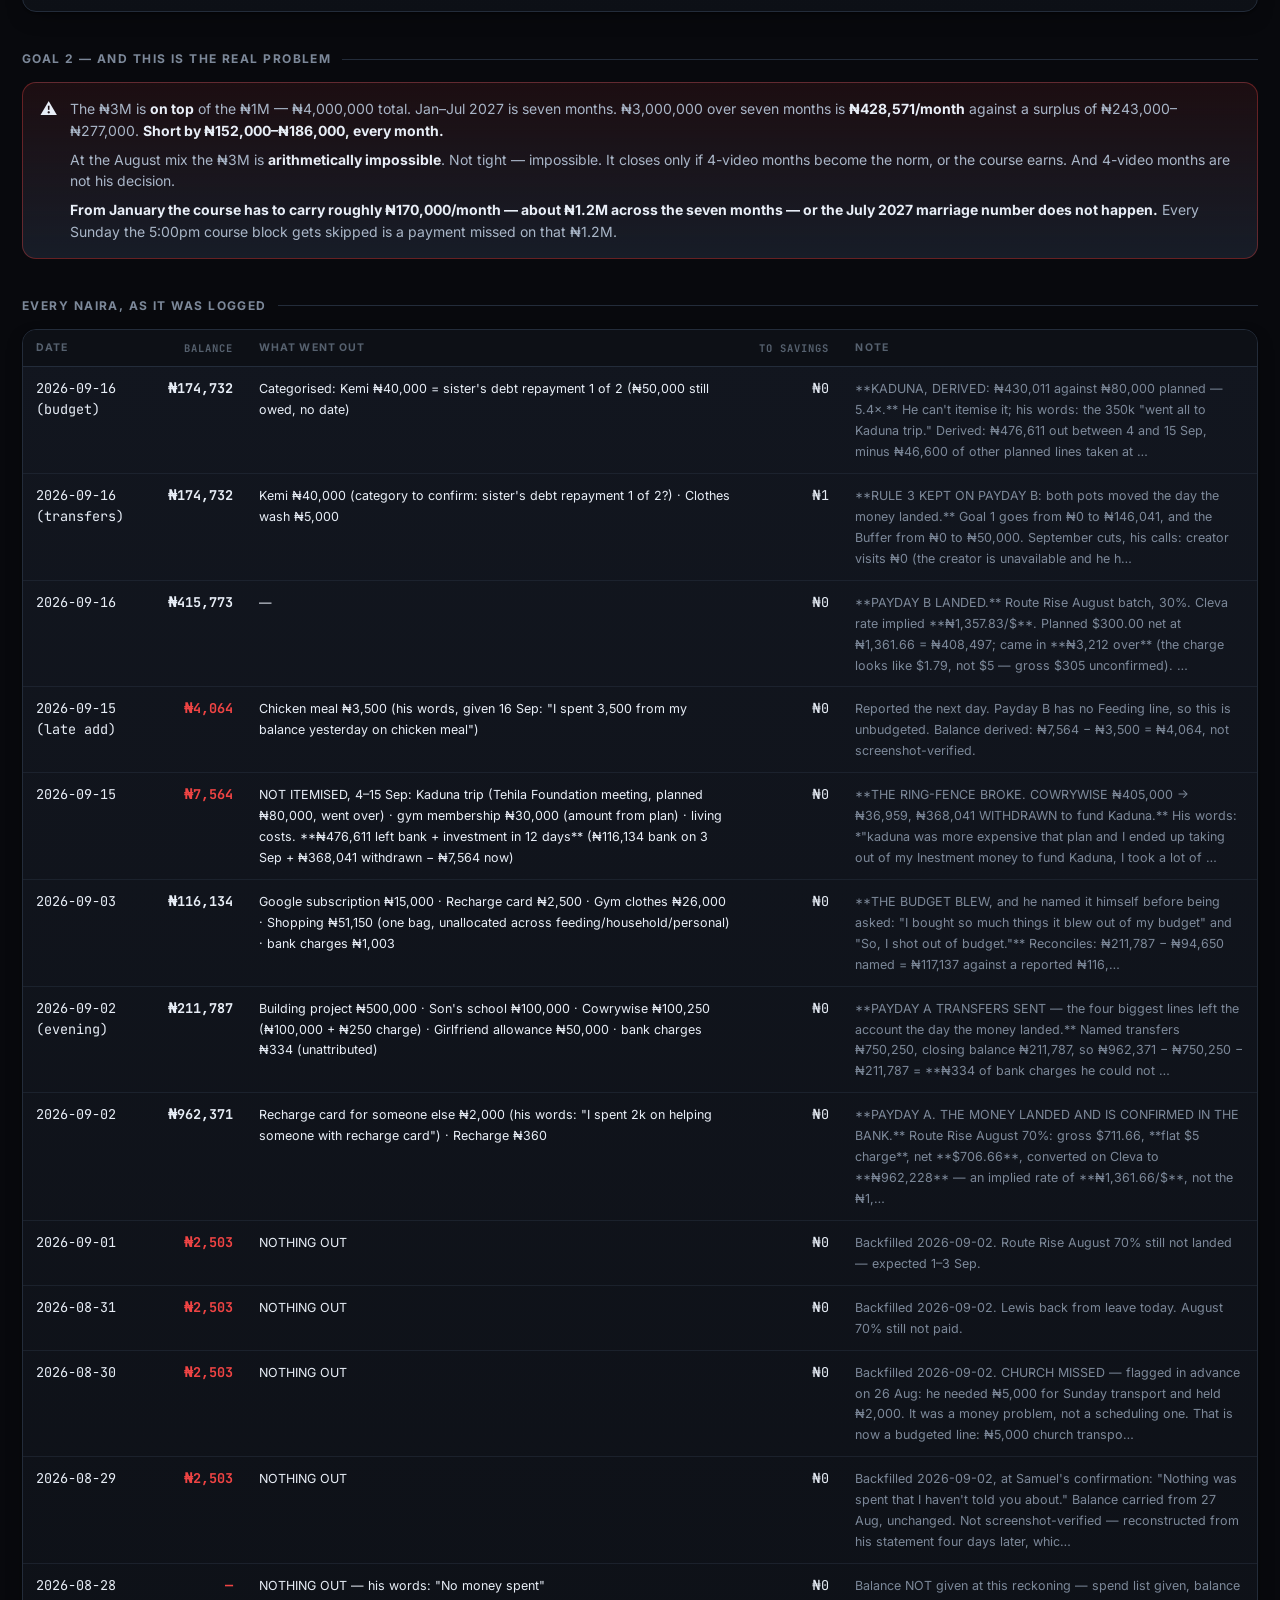
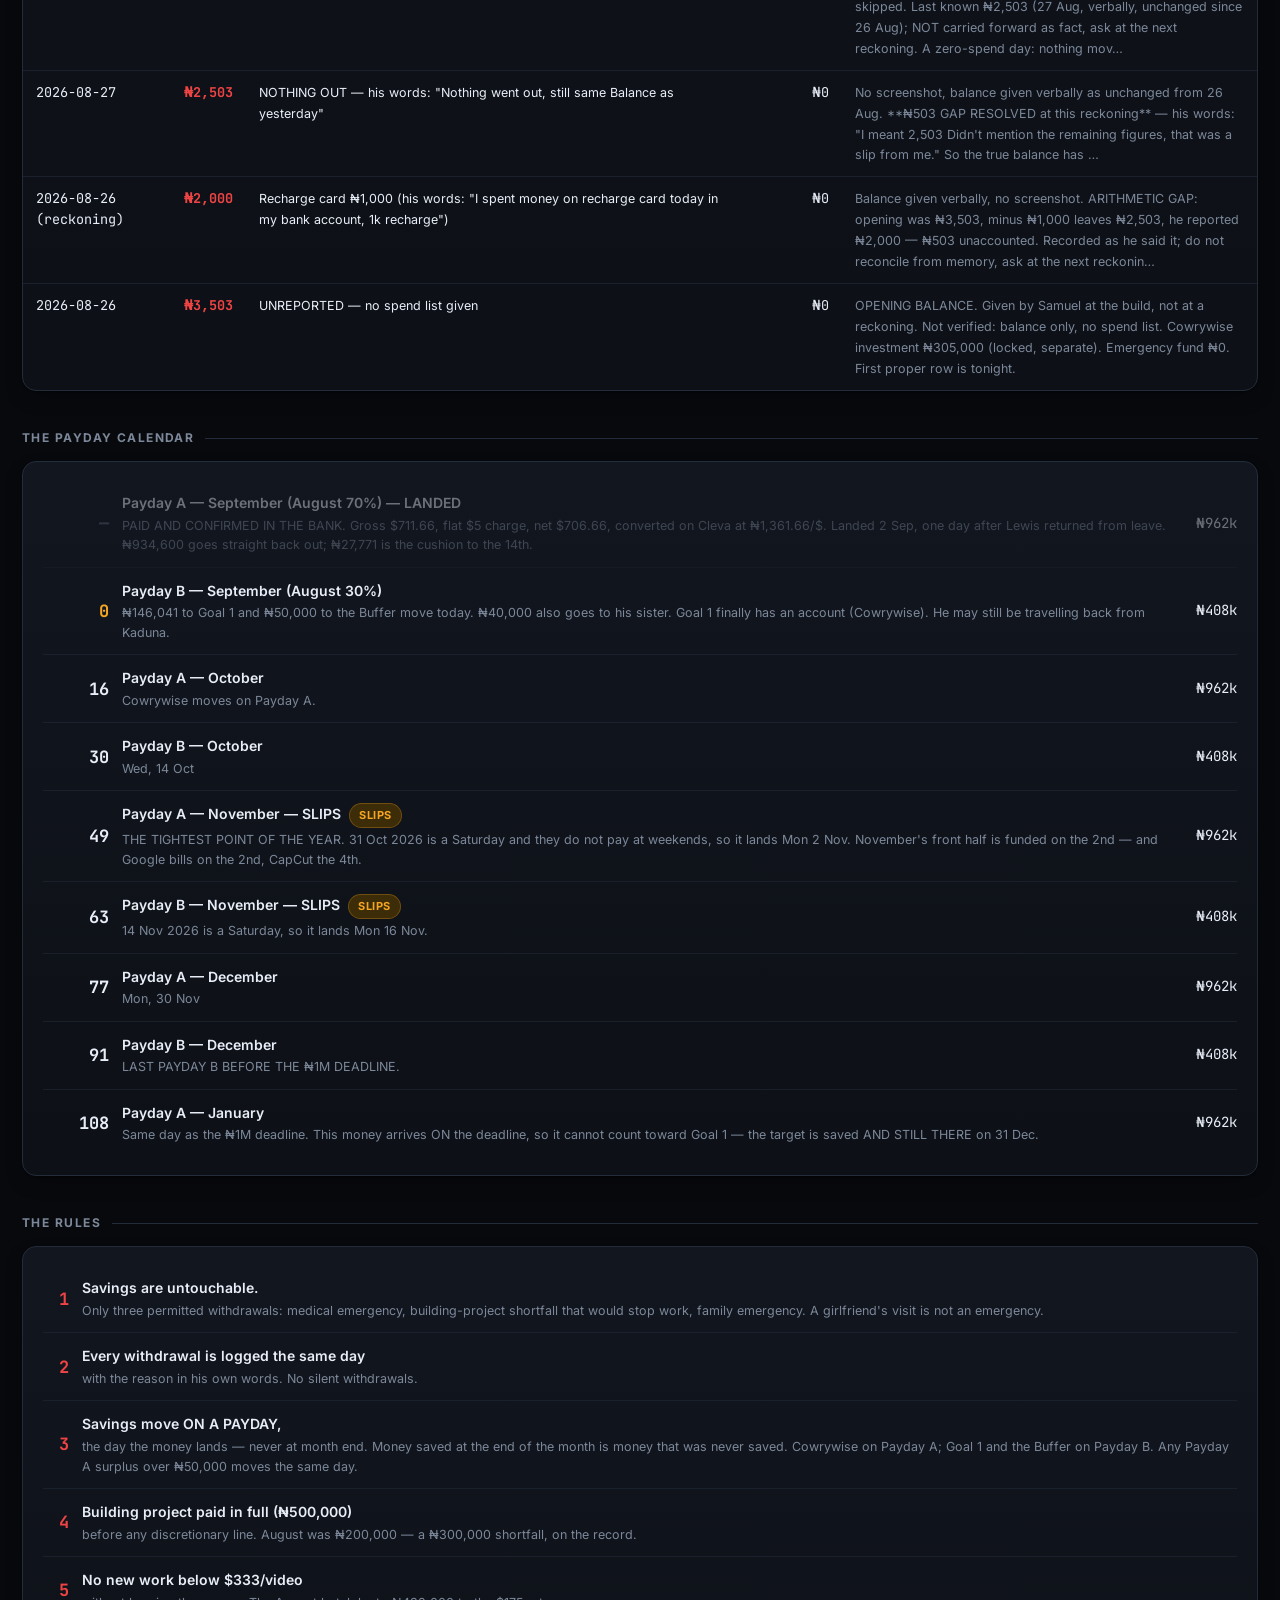
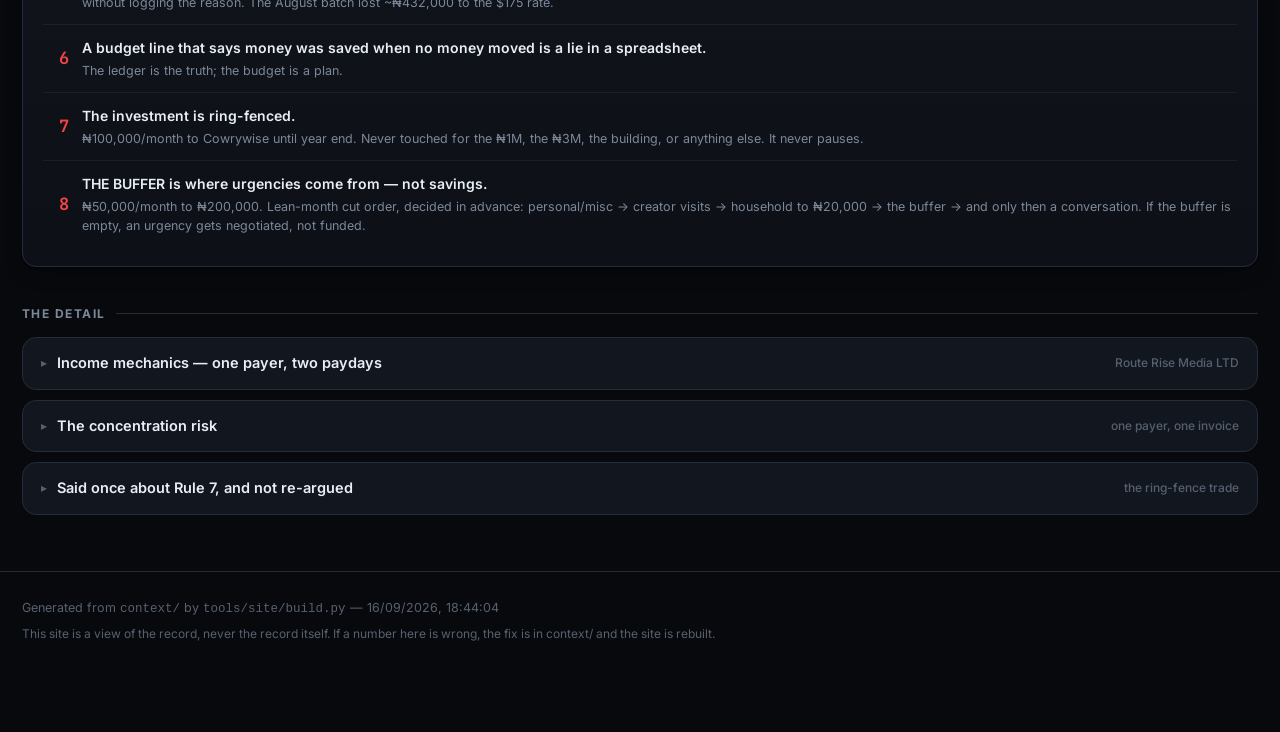
<file: site/pages/money.html>
<!doctype html>
<html lang="en">
<head>
<meta charset="utf-8">
<meta name="viewport" content="width=device-width, initial-scale=1, viewport-fit=cover">
<meta name="theme-color" content="#08090d">
<title>Money · Samuelsignals OS</title>
<link rel="stylesheet" href="../assets/css/app.css?v=20260916184404">
<link rel="icon" href="data:image/svg+xml,<svg xmlns='http://www.w3.org/2000/svg' viewBox='0 0 32 32'><rect width='32' height='32' rx='8' fill='%2335d870'/><text x='16' y='23' font-size='19' font-weight='800' text-anchor='middle' font-family='sans-serif' fill='%2305140c'>S</text></svg>">
</head>
<body data-root="../">
<main class="wrap" id="main"></main>

<script src="../data/os.js?v=20260916184404"></script>
<script src="../assets/js/charts.js?v=20260916184404"></script>
<script src="../assets/js/app.js?v=20260916184404"></script>
<script src="../assets/js/pages/money.js?v=20260916184404"></script>
</body>
</html>
</file>
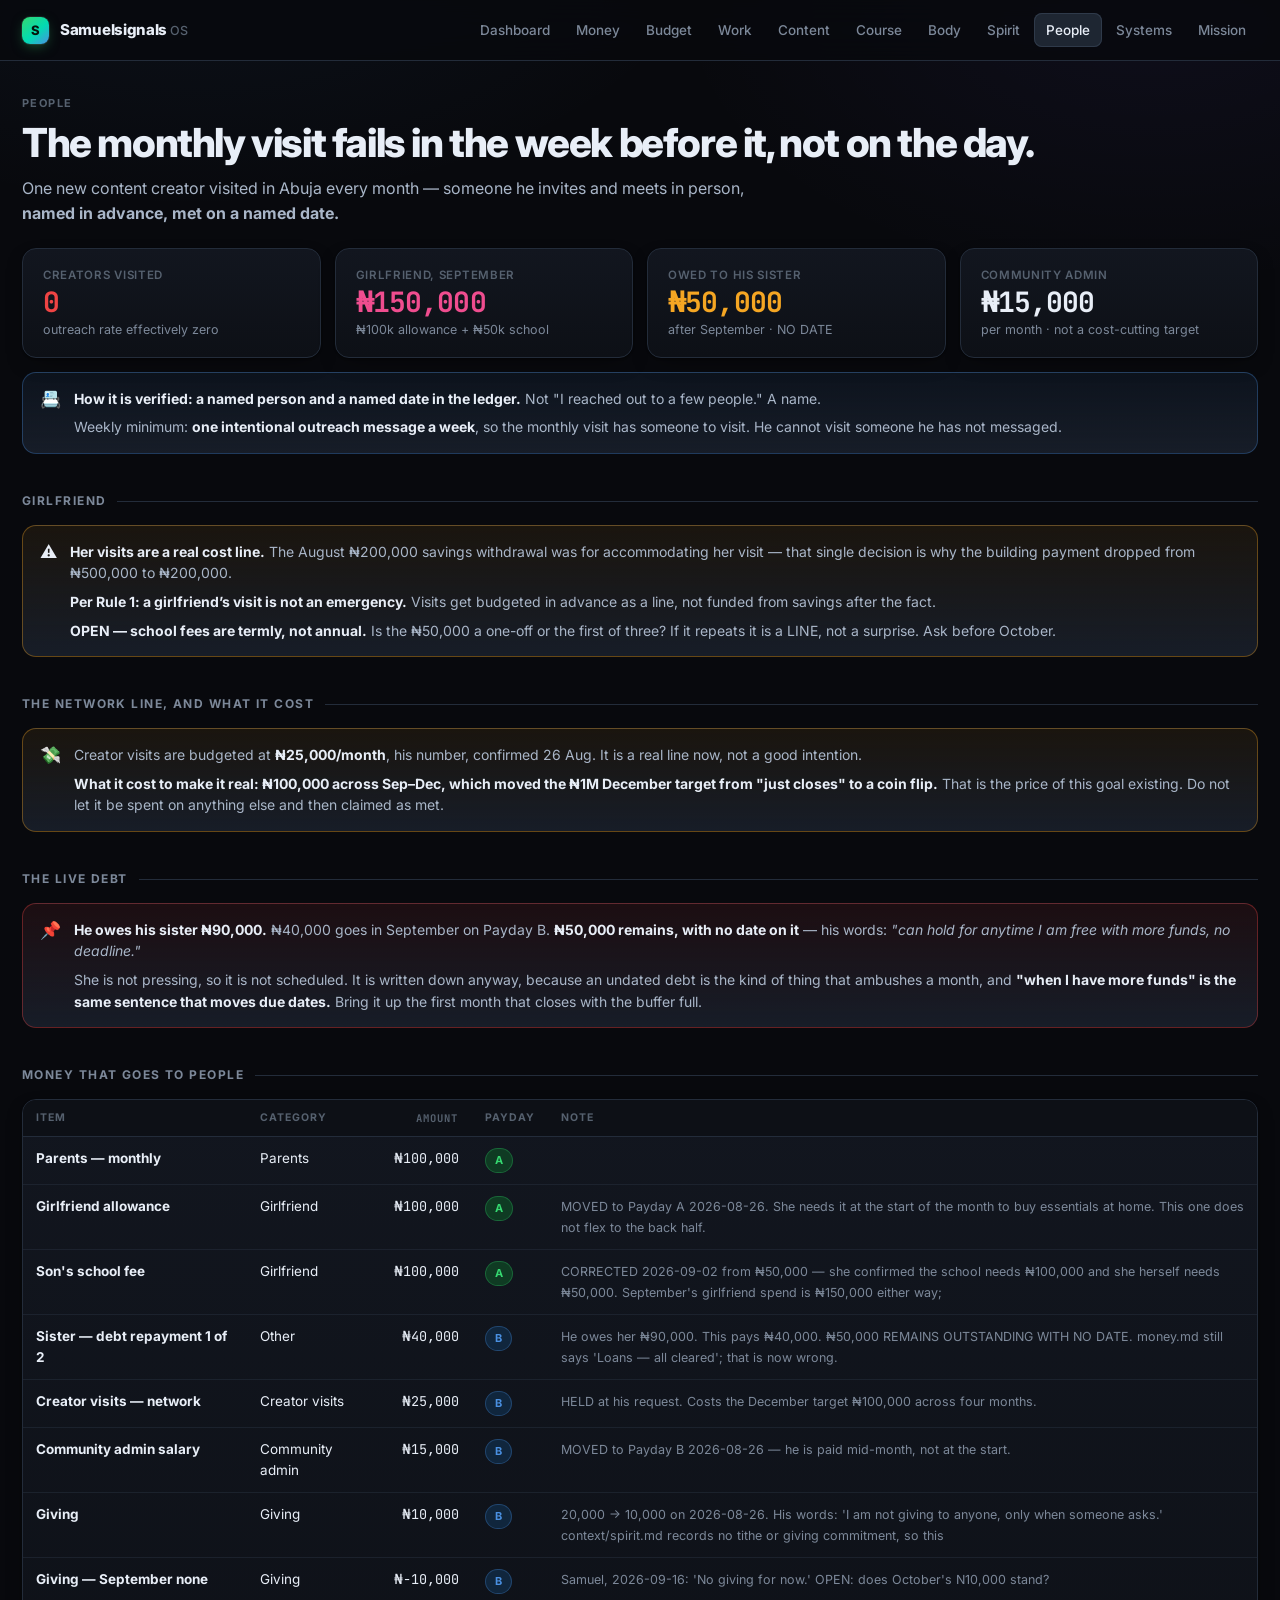
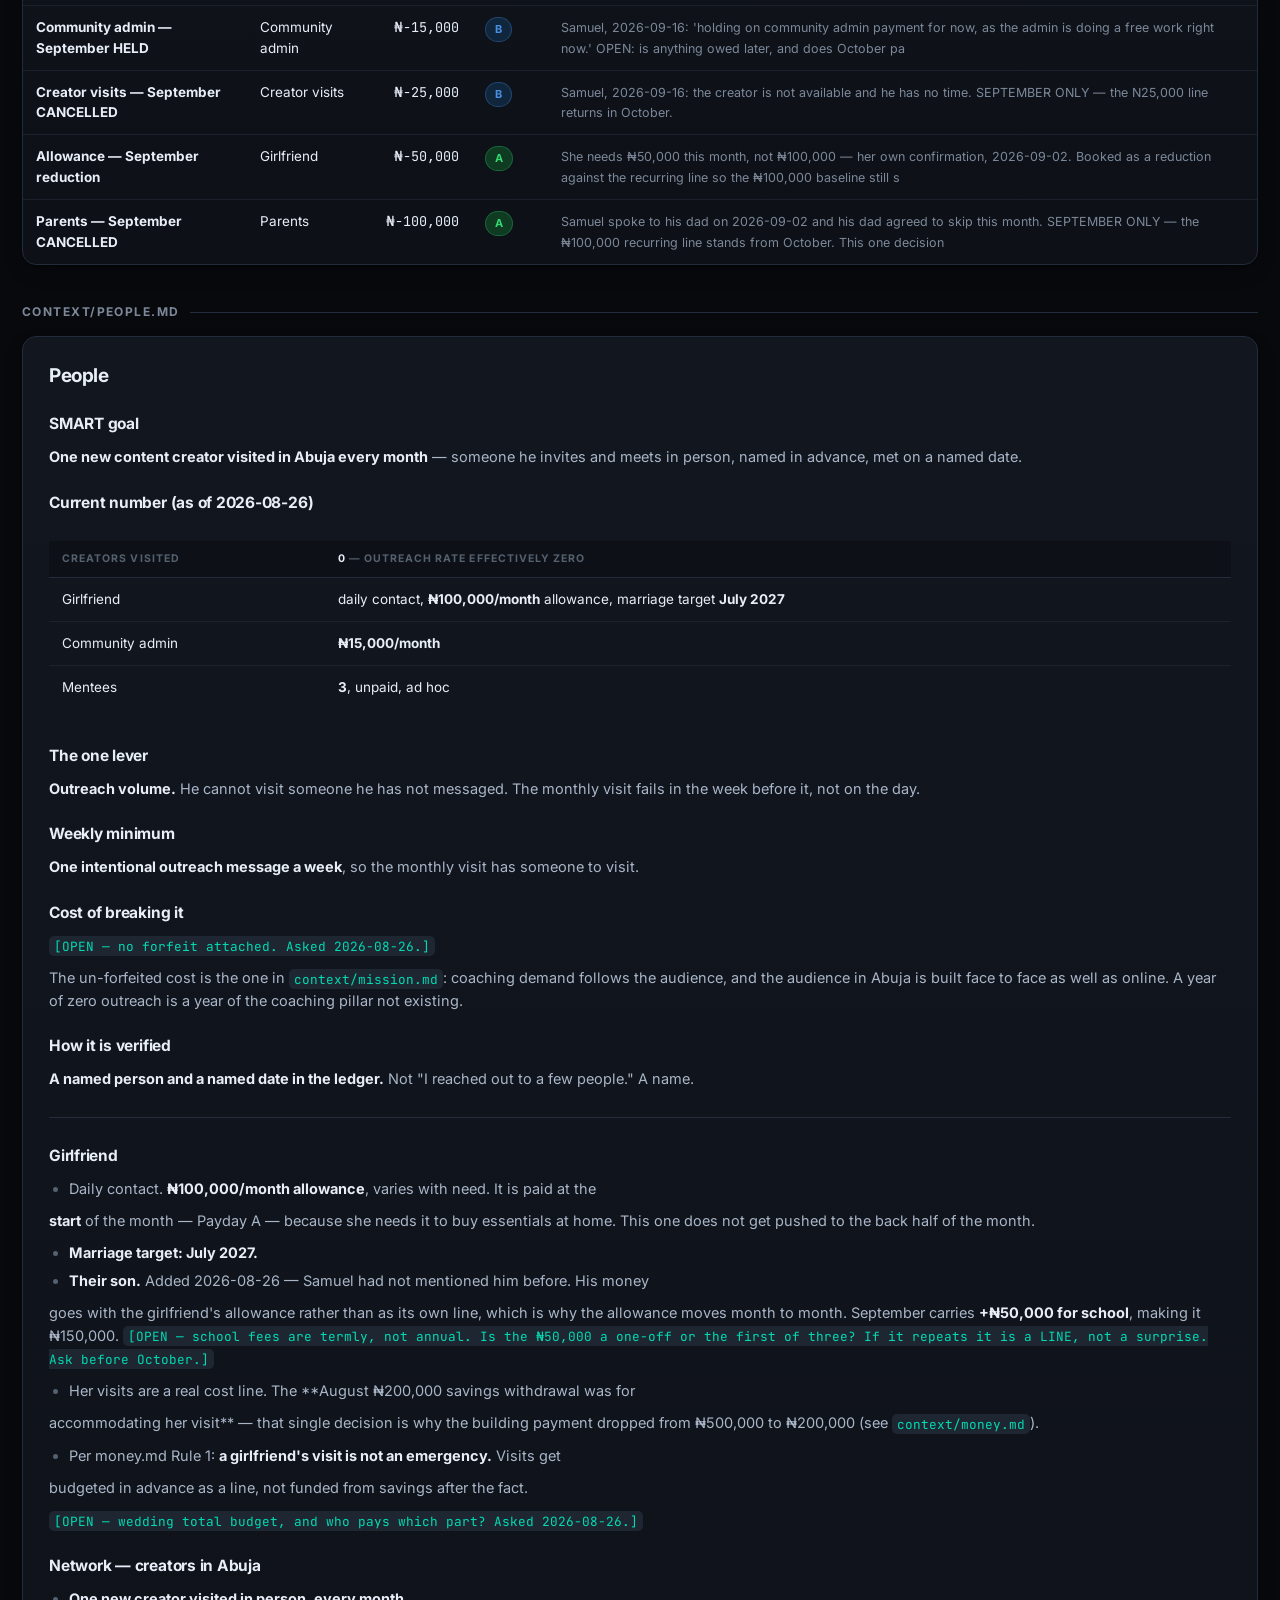
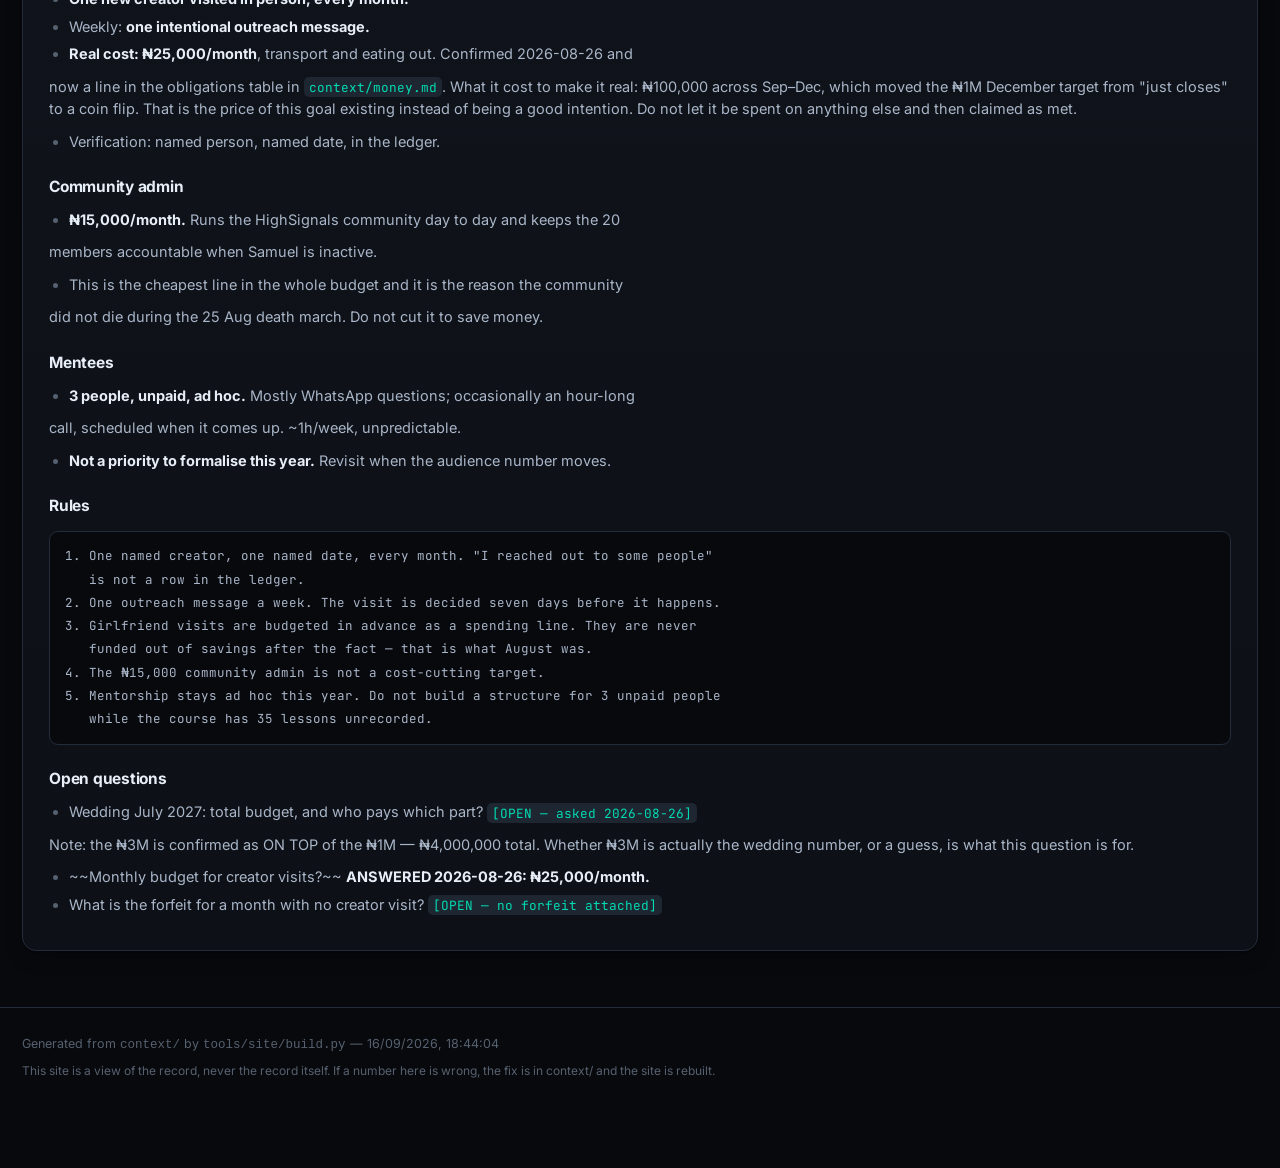
<file: site/pages/people.html>
<!doctype html>
<html lang="en">
<head>
<meta charset="utf-8">
<meta name="viewport" content="width=device-width, initial-scale=1, viewport-fit=cover">
<meta name="theme-color" content="#08090d">
<title>People · Samuelsignals OS</title>
<link rel="stylesheet" href="../assets/css/app.css?v=20260916184404">
<link rel="icon" href="data:image/svg+xml,<svg xmlns='http://www.w3.org/2000/svg' viewBox='0 0 32 32'><rect width='32' height='32' rx='8' fill='%2335d870'/><text x='16' y='23' font-size='19' font-weight='800' text-anchor='middle' font-family='sans-serif' fill='%2305140c'>S</text></svg>">
</head>
<body data-root="../">
<main class="wrap" id="main"></main>

<script src="../data/os.js?v=20260916184404"></script>
<script src="../assets/js/charts.js?v=20260916184404"></script>
<script src="../assets/js/app.js?v=20260916184404"></script>
<script src="../assets/js/pages/people.js?v=20260916184404"></script>
</body>
</html>
</file>
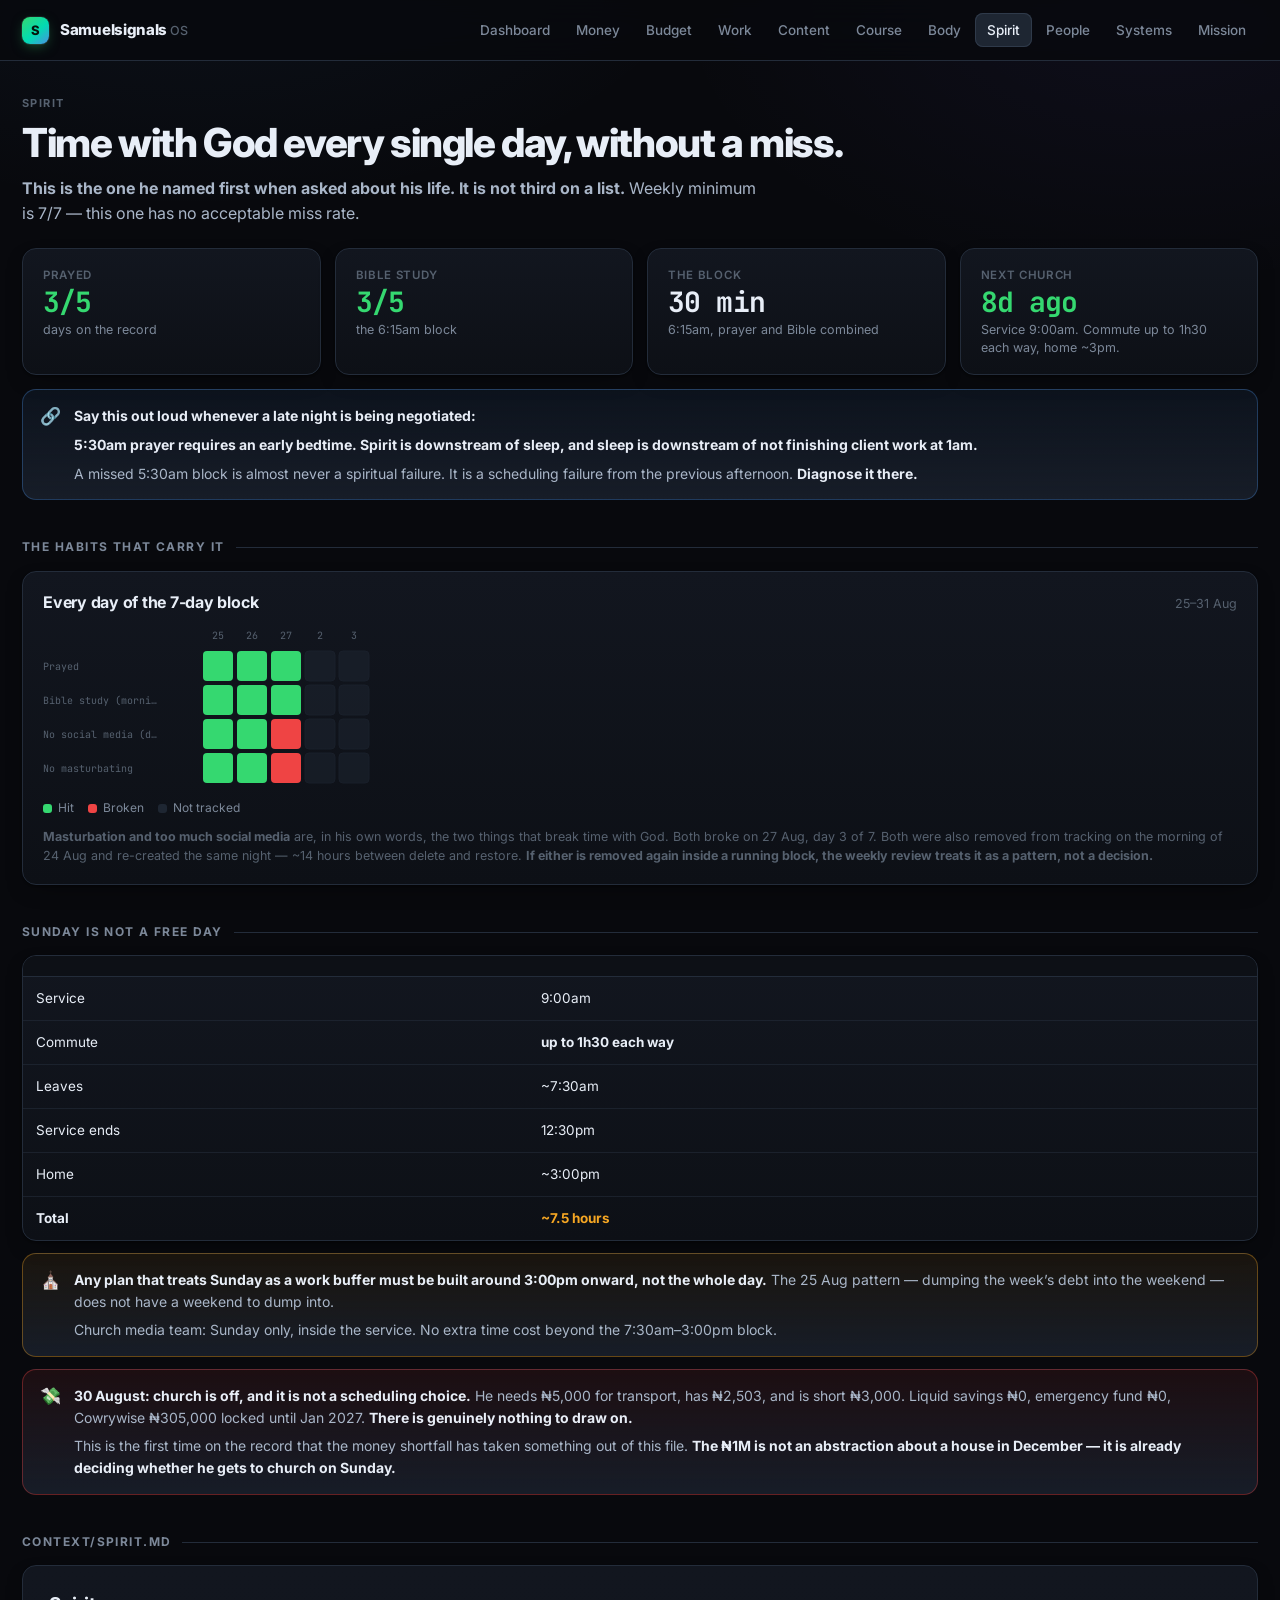
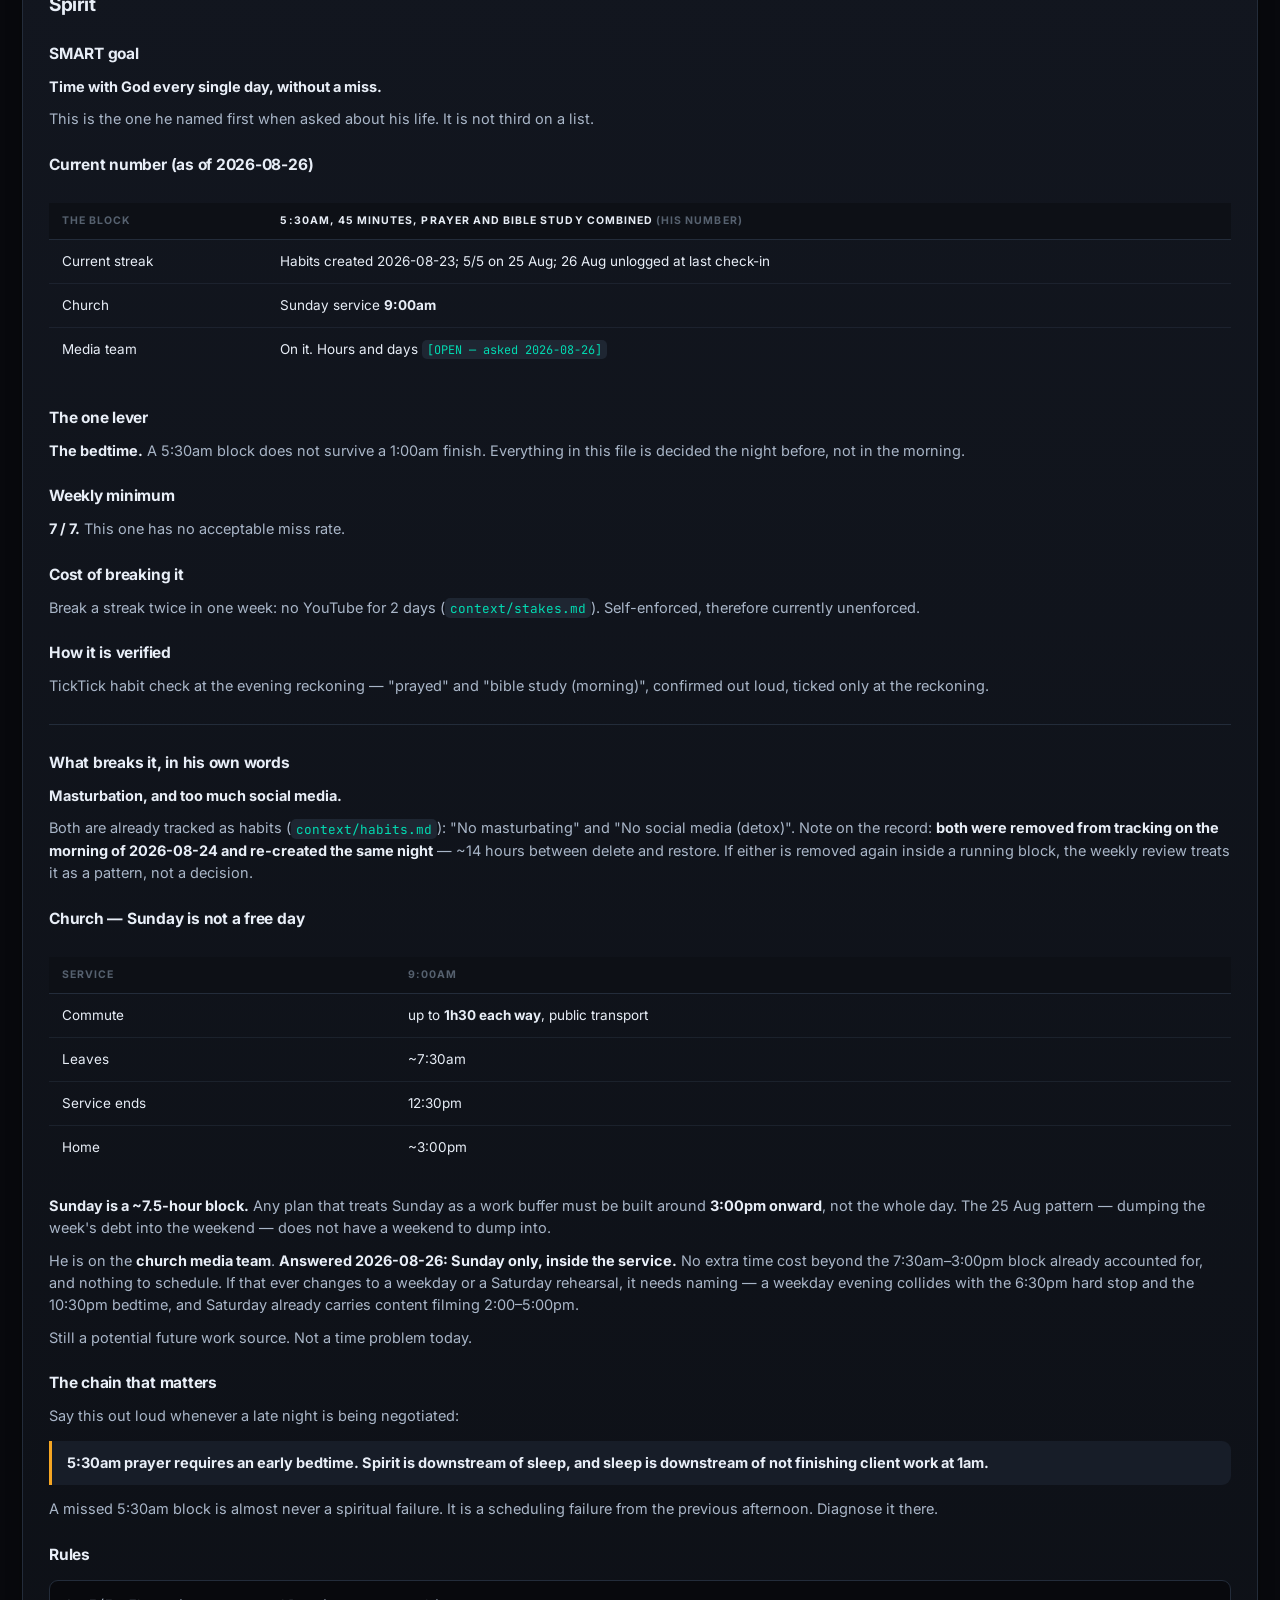
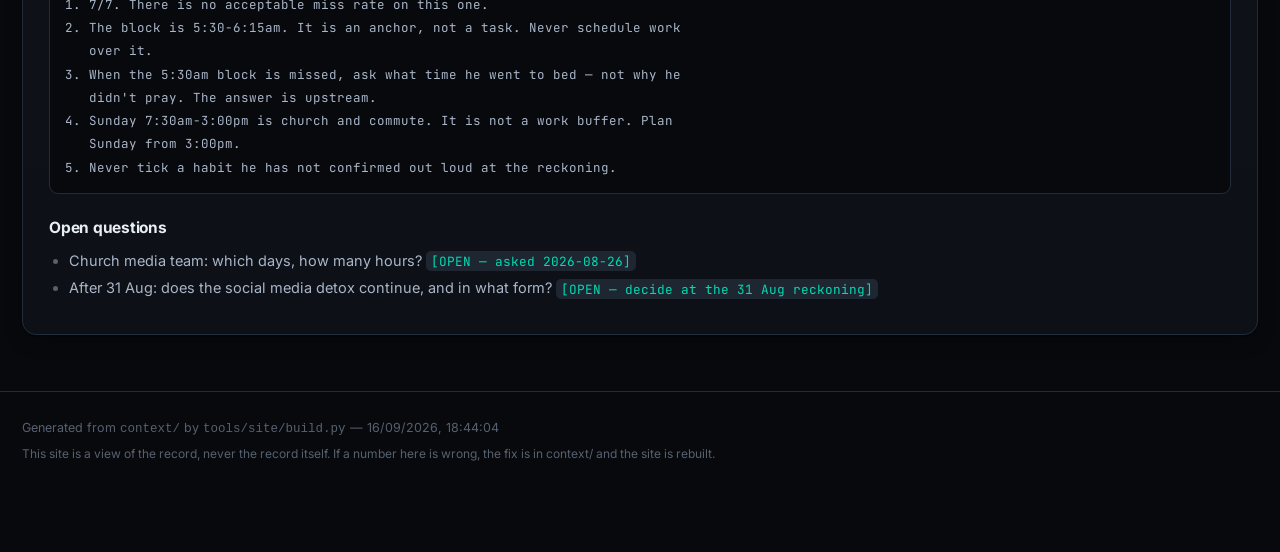
<file: site/pages/spirit.html>
<!doctype html>
<html lang="en">
<head>
<meta charset="utf-8">
<meta name="viewport" content="width=device-width, initial-scale=1, viewport-fit=cover">
<meta name="theme-color" content="#08090d">
<title>Spirit · Samuelsignals OS</title>
<link rel="stylesheet" href="../assets/css/app.css?v=20260916184404">
<link rel="icon" href="data:image/svg+xml,<svg xmlns='http://www.w3.org/2000/svg' viewBox='0 0 32 32'><rect width='32' height='32' rx='8' fill='%2335d870'/><text x='16' y='23' font-size='19' font-weight='800' text-anchor='middle' font-family='sans-serif' fill='%2305140c'>S</text></svg>">
</head>
<body data-root="../">
<main class="wrap" id="main"></main>

<script src="../data/os.js?v=20260916184404"></script>
<script src="../assets/js/charts.js?v=20260916184404"></script>
<script src="../assets/js/app.js?v=20260916184404"></script>
<script src="../assets/js/pages/spirit.js?v=20260916184404"></script>
</body>
</html>
</file>
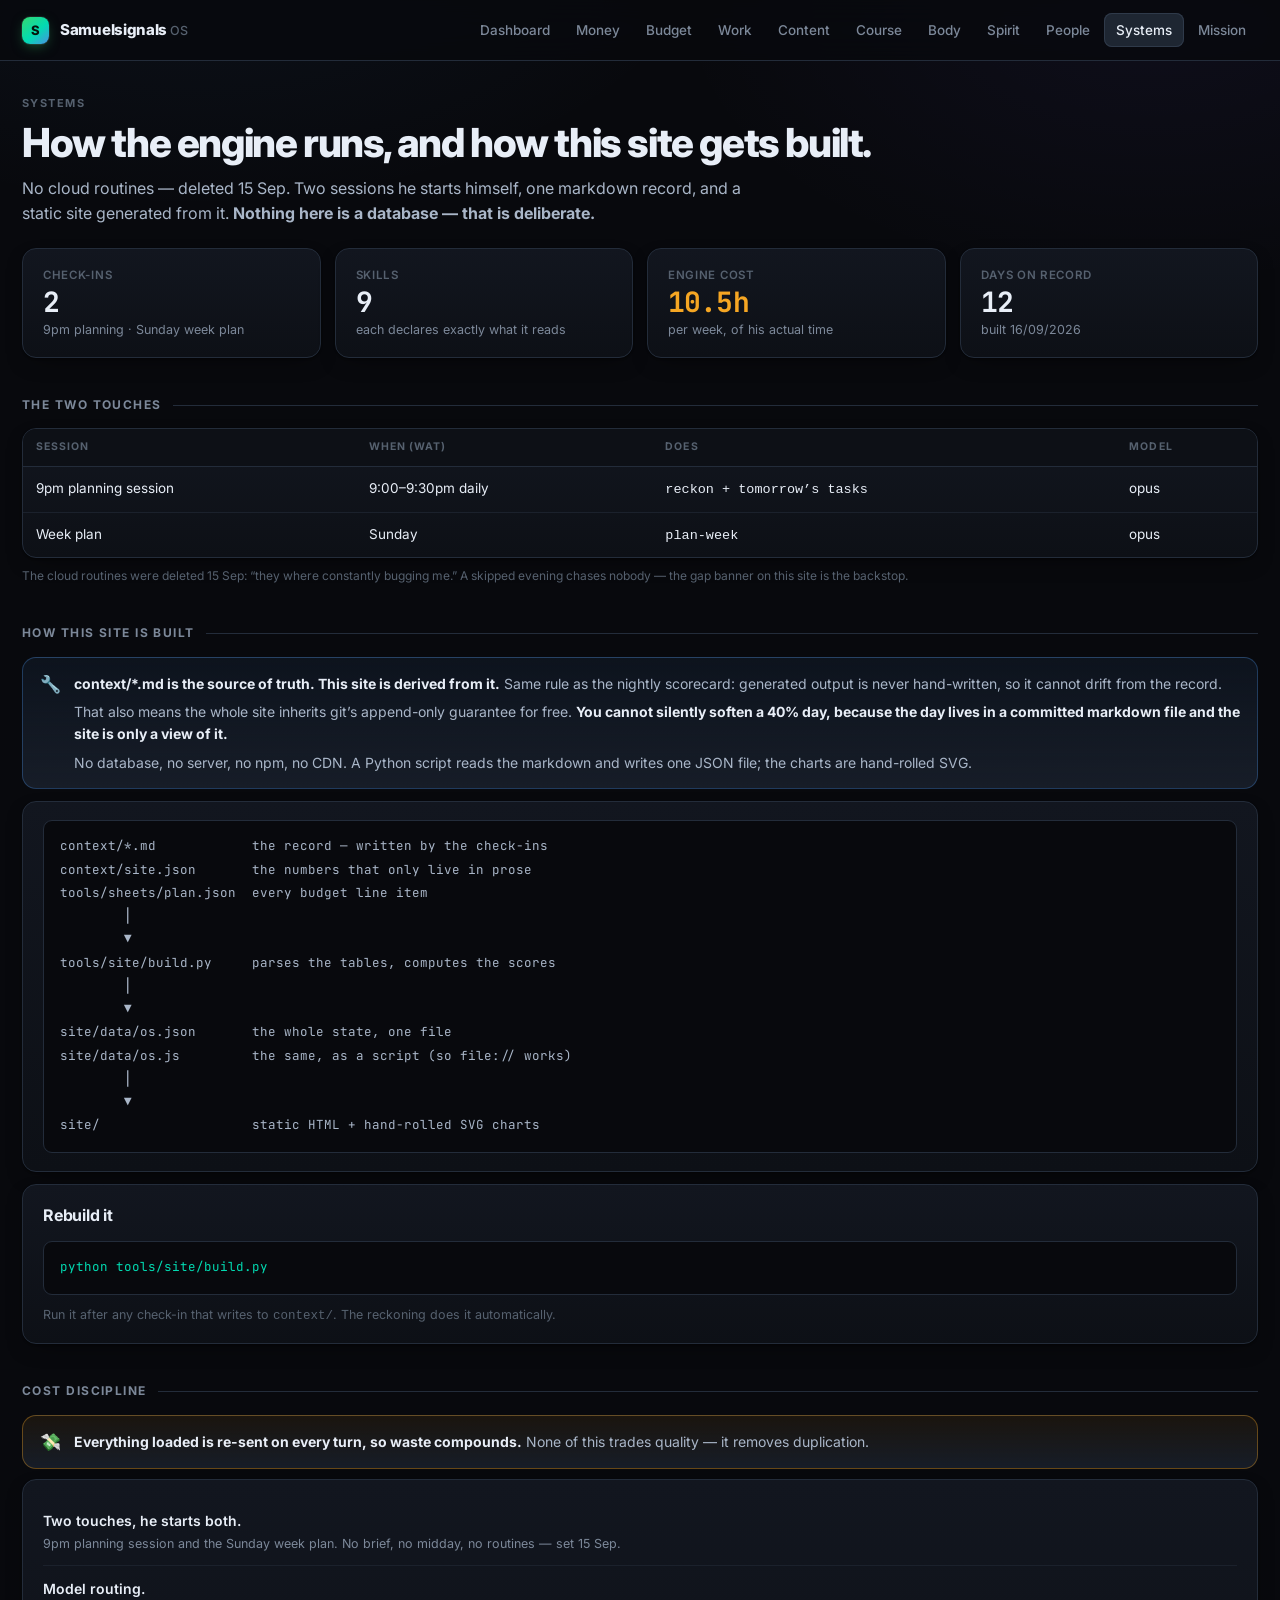
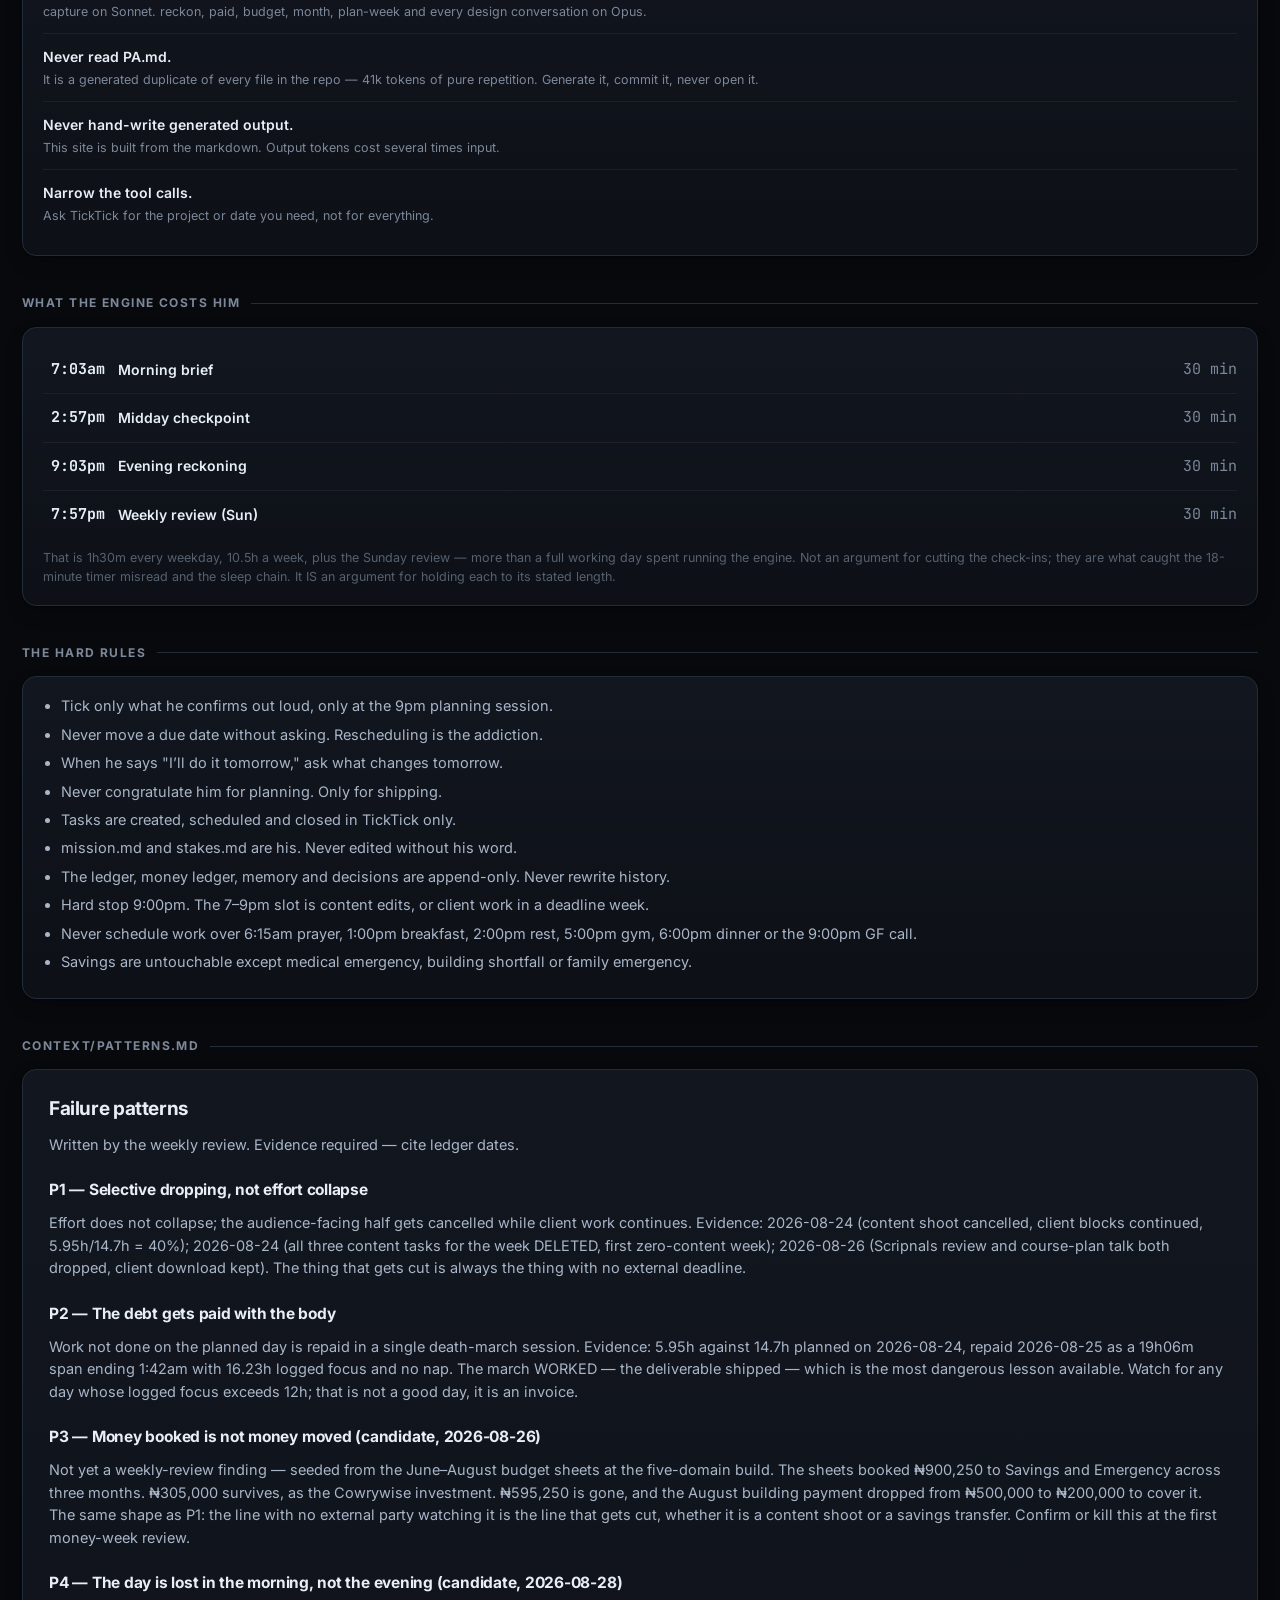
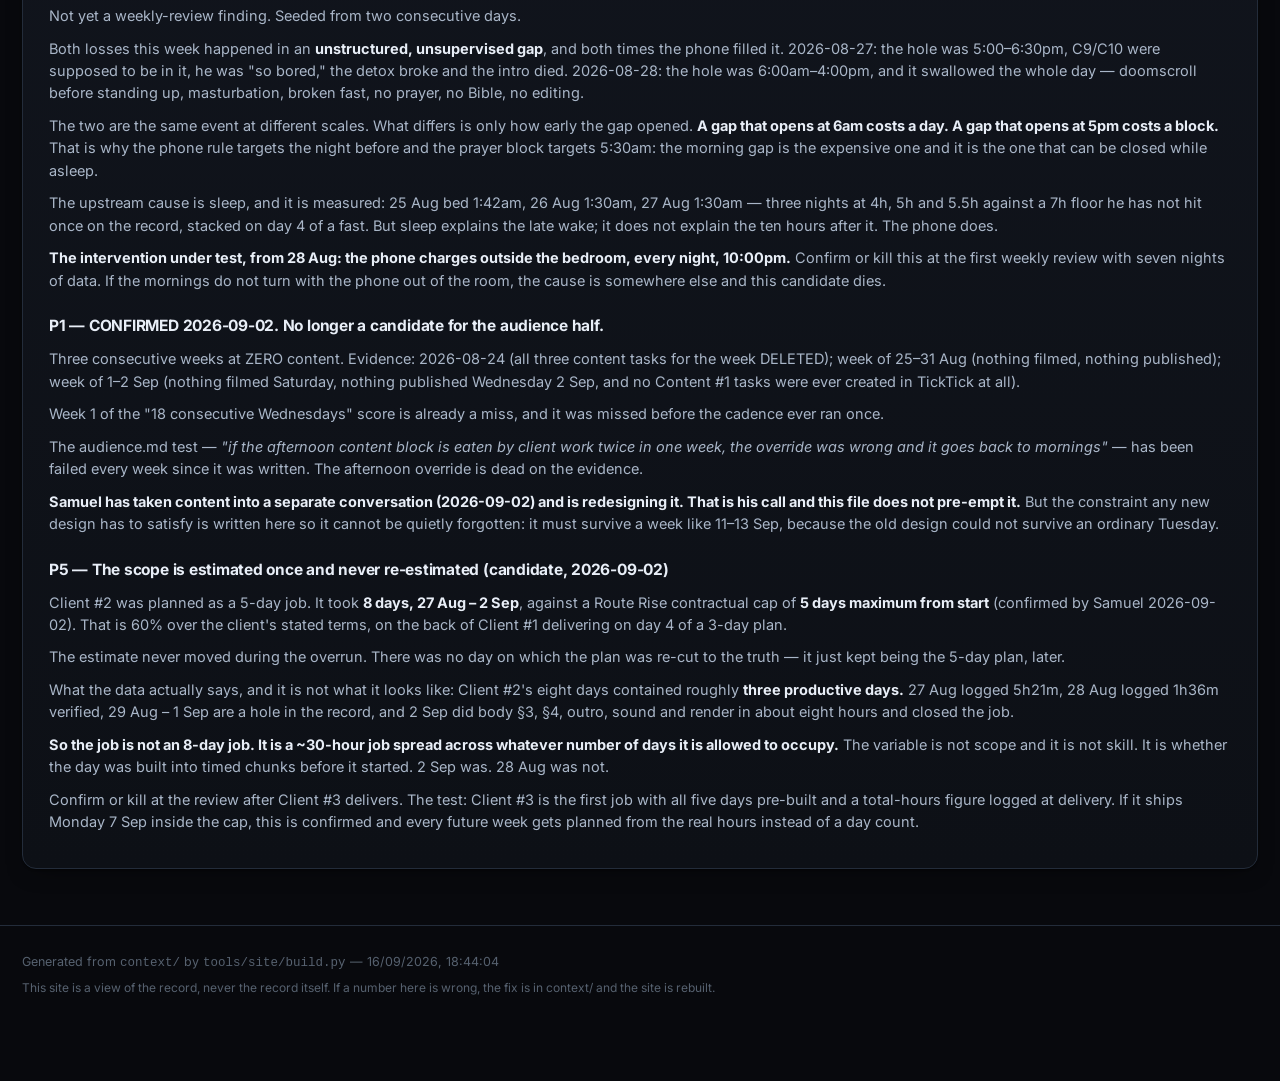
<file: site/pages/systems.html>
<!doctype html>
<html lang="en">
<head>
<meta charset="utf-8">
<meta name="viewport" content="width=device-width, initial-scale=1, viewport-fit=cover">
<meta name="theme-color" content="#08090d">
<title>Systems · Samuelsignals OS</title>
<link rel="stylesheet" href="../assets/css/app.css?v=20260916184404">
<link rel="icon" href="data:image/svg+xml,<svg xmlns='http://www.w3.org/2000/svg' viewBox='0 0 32 32'><rect width='32' height='32' rx='8' fill='%2335d870'/><text x='16' y='23' font-size='19' font-weight='800' text-anchor='middle' font-family='sans-serif' fill='%2305140c'>S</text></svg>">
</head>
<body data-root="../">
<main class="wrap" id="main"></main>

<script src="../data/os.js?v=20260916184404"></script>
<script src="../assets/js/charts.js?v=20260916184404"></script>
<script src="../assets/js/app.js?v=20260916184404"></script>
<script src="../assets/js/pages/systems.js?v=20260916184404"></script>
</body>
</html>
</file>
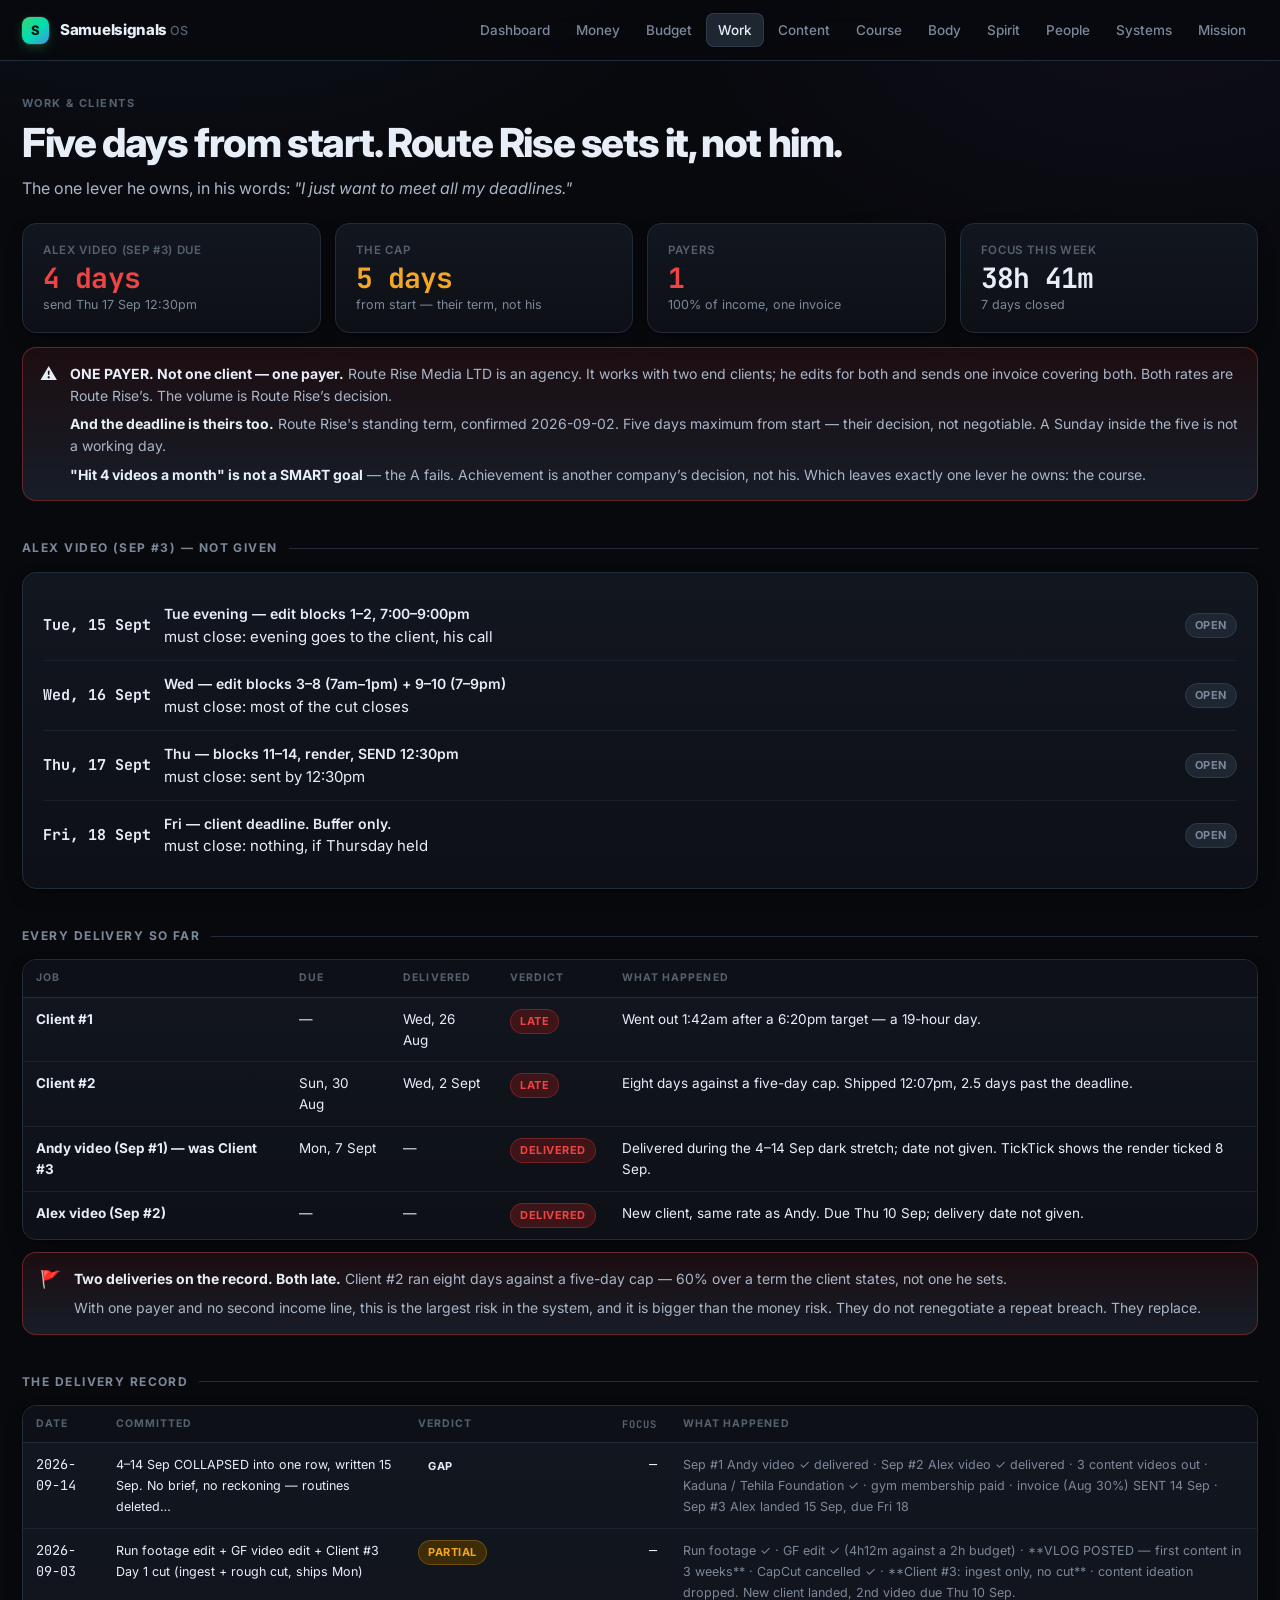
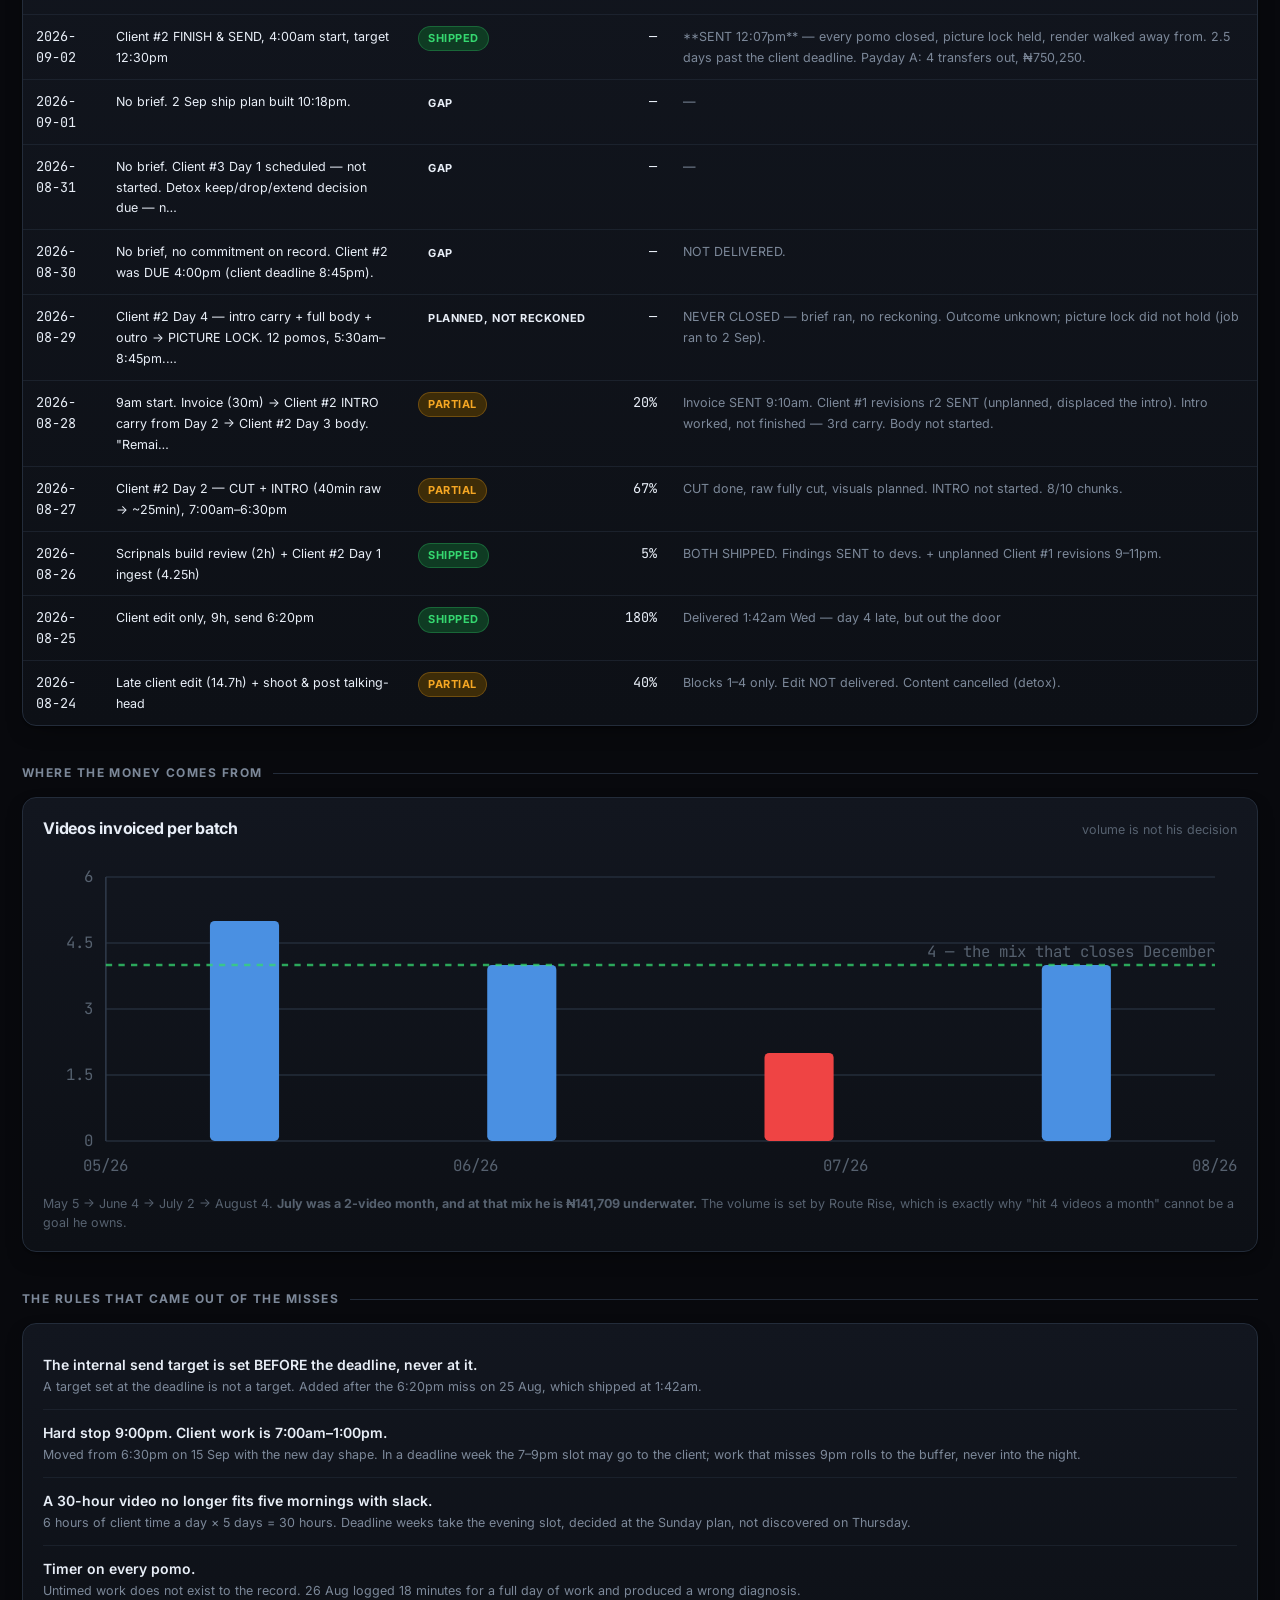
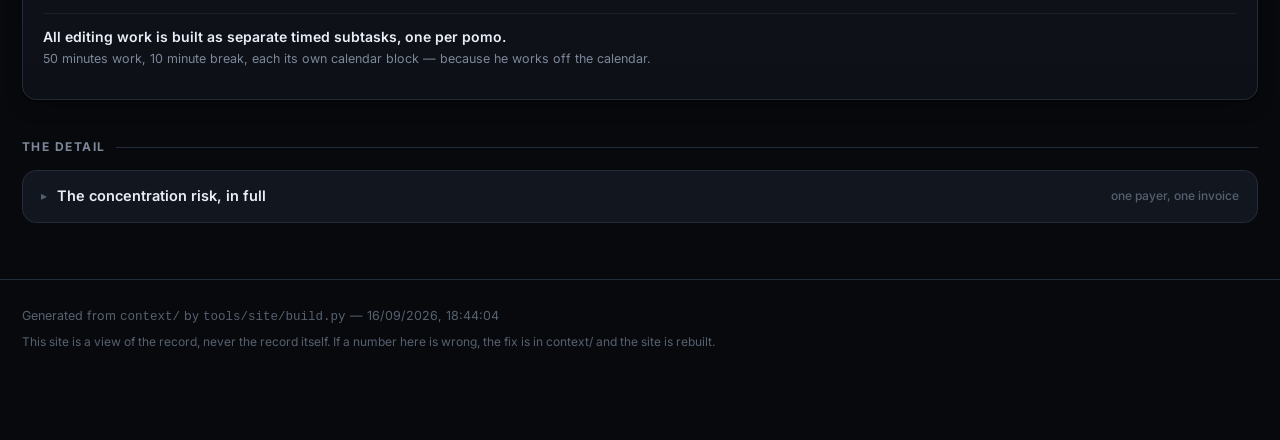
<file: site/pages/work.html>
<!doctype html>
<html lang="en">
<head>
<meta charset="utf-8">
<meta name="viewport" content="width=device-width, initial-scale=1, viewport-fit=cover">
<meta name="theme-color" content="#08090d">
<title>Work & Clients · Samuelsignals OS</title>
<link rel="stylesheet" href="../assets/css/app.css?v=20260916184404">
<link rel="icon" href="data:image/svg+xml,<svg xmlns='http://www.w3.org/2000/svg' viewBox='0 0 32 32'><rect width='32' height='32' rx='8' fill='%2335d870'/><text x='16' y='23' font-size='19' font-weight='800' text-anchor='middle' font-family='sans-serif' fill='%2305140c'>S</text></svg>">
</head>
<body data-root="../">
<main class="wrap" id="main"></main>

<script src="../data/os.js?v=20260916184404"></script>
<script src="../assets/js/charts.js?v=20260916184404"></script>
<script src="../assets/js/app.js?v=20260916184404"></script>
<script src="../assets/js/pages/work.js?v=20260916184404"></script>
</body>
</html>
</file>
<file: site/assets/css/app.css>
/* ============================================================================
   Samuelsignals OS — design system

   Dark by default. Samuel is a video editor; dark is his native environment and
   a bright dashboard would be the one thing he never opens.

   Colour carries meaning and nothing else:
     green  = shipped / on track
     amber  = partial / at risk
     red    = missed / broken / behind
     blue   = neutral information
     violet = course
     pink   = content
   No decorative colour. If something is coloured, the colour is the message.
   ========================================================================= */

@import url('https://fonts.googleapis.com/css2?family=Inter:wght@400;500;600;700;800&family=JetBrains+Mono:wght@400;500;700&display=swap');

:root {
  /* surfaces */
  --bg:        #08090d;
  --bg-2:      #0d1016;
  --surface:   #12161f;
  --surface-2: #171d28;
  --surface-3: #1e2632;
  --border:    #232c3a;
  --border-2:  #2f3a4a;

  /* type */
  --text:  #e8eef7;
  --text-2:#a9b6c8;
  --muted: #7c8899;
  --dim:   #56616f;

  /* meaning */
  --green:  #35d870;
  --green-d:#0f3b23;
  --amber:  #f5a623;
  --amber-d:#3d2c08;
  --red:    #ef4444;
  --red-d:  #3d1418;
  --blue:   #4a90e2;
  --blue-d: #10263d;
  --violet: #7b61ff;
  --pink:   #ef4d8f;
  --teal:   #02dbb2;

  --font: 'Inter', -apple-system, BlinkMacSystemFont, 'Segoe UI', system-ui, sans-serif;
  --mono: 'JetBrains Mono', ui-monospace, 'SF Mono', Consolas, monospace;

  --r:   14px;
  --r-s: 9px;
  --shadow: 0 1px 2px rgba(0,0,0,.4), 0 8px 24px -12px rgba(0,0,0,.7);

  --wrap: 1280px;
}

* { box-sizing: border-box; margin: 0; padding: 0; }

html { -webkit-text-size-adjust: 100%; scroll-behavior: smooth; }

body {
  background: var(--bg);
  color: var(--text);
  font-family: var(--font);
  font-size: 15px;
  line-height: 1.55;
  -webkit-font-smoothing: antialiased;
  text-rendering: optimizeLegibility;
  padding-bottom: 80px;
  background-image:
    radial-gradient(900px 500px at 15% -10%, rgba(74,144,226,.07), transparent 60%),
    radial-gradient(800px 480px at 90% 0%,  rgba(123,97,255,.06), transparent 60%);
  background-attachment: fixed;
}

a { color: inherit; text-decoration: none; }

.mono { font-family: var(--mono); font-variant-numeric: tabular-nums; }
.wrap { max-width: var(--wrap); margin: 0 auto; padding: 0 22px; }

/* ------------------------------------------------------------------ header */

.topbar {
  position: sticky; top: 0; z-index: 50;
  background: rgba(8,9,13,.82);
  backdrop-filter: saturate(160%) blur(14px);
  -webkit-backdrop-filter: saturate(160%) blur(14px);
  border-bottom: 1px solid var(--border);
}
.topbar-in {
  max-width: var(--wrap); margin: 0 auto; padding: 0 22px;
  height: 60px; display: flex; align-items: center; gap: 22px;
}
.brand { display: flex; align-items: center; gap: 11px; font-weight: 800; letter-spacing: -.02em; font-size: 15px; }
.brand-mark {
  width: 27px; height: 27px; border-radius: 8px; flex: none;
  background: linear-gradient(140deg, var(--green), var(--teal) 55%, var(--blue));
  display: grid; place-items: center; color: #05140c; font-size: 13px; font-weight: 800;
  box-shadow: 0 0 0 1px rgba(255,255,255,.08), 0 4px 14px -4px rgba(53,216,112,.5);
}
.brand small { color: var(--dim); font-weight: 500; letter-spacing: 0; }

.nav { display: flex; gap: 2px; overflow-x: auto; scrollbar-width: none; margin-left: auto; }
.nav::-webkit-scrollbar { display: none; }
.nav a {
  padding: 7px 12px; border-radius: 8px; color: var(--muted);
  font-size: 13.5px; font-weight: 500; white-space: nowrap; transition: .15s;
}
.nav a:hover { color: var(--text); background: var(--surface-2); }
.nav a.on { color: var(--text); background: var(--surface-3); box-shadow: inset 0 0 0 1px var(--border-2); }

/* -------------------------------------------------------------- page intro */

.page-head { padding: 34px 0 22px; }
.eyebrow {
  font-size: 11px; font-weight: 700; letter-spacing: .13em; text-transform: uppercase;
  color: var(--dim); margin-bottom: 9px;
}
h1 { font-size: clamp(27px, 4.4vw, 40px); font-weight: 800; letter-spacing: -.035em; line-height: 1.1; }
.lede { color: var(--text-2); font-size: 16px; max-width: 74ch; margin-top: 11px; }

h2 {
  font-size: 12px; font-weight: 700; letter-spacing: .12em; text-transform: uppercase;
  color: var(--muted); margin: 38px 0 14px; display: flex; align-items: center; gap: 11px;
}
h2::after { content: ''; flex: 1; height: 1px; background: var(--border); }
h3 { font-size: 16px; font-weight: 700; letter-spacing: -.015em; margin-bottom: 4px; }

/* ------------------------------------------------------------------- cards */

.card {
  background: linear-gradient(180deg, var(--surface), var(--bg-2));
  border: 1px solid var(--border);
  border-radius: var(--r);
  padding: 18px 20px;
  box-shadow: var(--shadow);
}
.card.pad-0 { padding: 0; overflow: hidden; }
.card-h { display: flex; align-items: baseline; justify-content: space-between; gap: 12px; margin-bottom: 14px; }
.card-h h3 { margin: 0; }
.card-h .sub { color: var(--dim); font-size: 12.5px; }

.grid { display: grid; gap: 14px; }
.g2 { grid-template-columns: repeat(2, 1fr); }
.g3 { grid-template-columns: repeat(3, 1fr); }
.g4 { grid-template-columns: repeat(4, 1fr); }
.g-2-1 { grid-template-columns: 2fr 1fr; }
.g-1-2 { grid-template-columns: 1fr 2fr; }

/* ------------------------------------------------------------------- stats */

.stat { display: flex; flex-direction: column; gap: 3px; }
.stat .k { font-size: 11.5px; font-weight: 600; letter-spacing: .06em; text-transform: uppercase; color: var(--dim); }
.stat .v { font-family: var(--mono); font-size: 28px; font-weight: 700; letter-spacing: -.03em; line-height: 1.1; }
.stat .v.sm { font-size: 21px; }
.stat .n { font-size: 12.5px; color: var(--muted); line-height: 1.4; }

.v.green  { color: var(--green); }
.v.amber  { color: var(--amber); }
.v.red    { color: var(--red); }
.v.blue   { color: var(--blue); }
.v.violet { color: var(--violet); }
.v.pink   { color: var(--pink); }

/* ------------------------------------------------------------------ pills */

.pill {
  display: inline-flex; align-items: center; gap: 6px;
  padding: 3px 9px; border-radius: 999px;
  font-size: 11px; font-weight: 700; letter-spacing: .05em; text-transform: uppercase;
  border: 1px solid transparent; white-space: nowrap;
}
.pill.shipped, .pill.ok      { background: var(--green-d); color: var(--green); border-color: rgba(53,216,112,.28); }
.pill.partial, .pill.warn    { background: var(--amber-d); color: var(--amber); border-color: rgba(245,166,35,.28); }
.pill.missed,  .pill.bad     { background: var(--red-d);   color: var(--red);   border-color: rgba(239,68,68,.3); }
.pill.open,    .pill.neutral { background: var(--surface-3); color: var(--muted); border-color: var(--border-2); }
.pill.info                   { background: var(--blue-d);  color: var(--blue);  border-color: rgba(74,144,226,.3); }

/* ---------------------------------------------------------------- callouts */

.callout {
  border-radius: var(--r); padding: 15px 17px;
  border: 1px solid var(--border-2); background: var(--surface-2);
  display: flex; gap: 13px; align-items: flex-start;
}
.callout .ico { font-size: 17px; line-height: 1.3; flex: none; }
.callout p { color: var(--text-2); font-size: 14px; }
.callout p + p { margin-top: 7px; }
.callout strong { color: var(--text); font-weight: 700; }
.callout.bad  { border-color: rgba(239,68,68,.35);  background: linear-gradient(180deg, rgba(239,68,68,.09), var(--surface-2)); }
.callout.warn { border-color: rgba(245,166,35,.35); background: linear-gradient(180deg, rgba(245,166,35,.08), var(--surface-2)); }
.callout.ok   { border-color: rgba(53,216,112,.32); background: linear-gradient(180deg, rgba(53,216,112,.08), var(--surface-2)); }
.callout.info { border-color: rgba(74,144,226,.32); background: linear-gradient(180deg, rgba(74,144,226,.08), var(--surface-2)); }

/* ------------------------------------------------------------------ tables */

.table-wrap { overflow-x: auto; -webkit-overflow-scrolling: touch; }
table { width: 100%; border-collapse: collapse; font-size: 13.5px; }
thead th {
  text-align: left; padding: 10px 13px; font-size: 10.5px; font-weight: 700;
  letter-spacing: .1em; text-transform: uppercase; color: var(--dim);
  border-bottom: 1px solid var(--border); white-space: nowrap;
  background: var(--bg-2); position: sticky; top: 0;
}
tbody td { padding: 11px 13px; border-bottom: 1px solid rgba(35,44,58,.6); vertical-align: top; }
tbody tr:last-child td { border-bottom: 0; }
tbody tr:hover { background: rgba(255,255,255,.018); }
td.num, th.num { text-align: right; font-family: var(--mono); font-variant-numeric: tabular-nums; white-space: nowrap; }
td.tight { white-space: nowrap; }
.t-dim { color: var(--muted); }
.t-sm  { font-size: 12.5px; }

/* ------------------------------------------------------------------- bars */

.bar { height: 7px; border-radius: 999px; background: var(--surface-3); overflow: hidden; }
.bar > i { display: block; height: 100%; border-radius: 999px; background: var(--green); transition: width .5s cubic-bezier(.4,0,.2,1); }
.bar > i.amber { background: var(--amber); }
.bar > i.red   { background: var(--red); }
.bar > i.blue  { background: var(--blue); }
.bar > i.violet{ background: var(--violet); }

/* ---------------------------------------------------------------- toggles */

details.tg {
  border: 1px solid var(--border); border-radius: var(--r);
  background: var(--surface); overflow: hidden; margin-bottom: 10px;
}
details.tg > summary {
  padding: 14px 18px; cursor: pointer; list-style: none;
  font-weight: 600; font-size: 14.5px; display: flex; align-items: center; gap: 10px;
  transition: background .15s;
}
details.tg > summary:hover { background: var(--surface-2); }
details.tg > summary::-webkit-details-marker { display: none; }
details.tg > summary::before {
  content: '▸'; color: var(--dim); font-size: 12px; transition: transform .18s; flex: none;
}
details.tg[open] > summary::before { transform: rotate(90deg); }
details.tg > summary .sub { margin-left: auto; color: var(--dim); font-size: 12px; font-weight: 500; }
.tg-body { padding: 4px 18px 18px; border-top: 1px solid var(--border); }
.tg-body p { color: var(--text-2); font-size: 14px; margin-top: 11px; }
.tg-body strong { color: var(--text); }
.tg-body ul { margin: 11px 0 0 18px; color: var(--text-2); font-size: 14px; }
.tg-body li { margin-bottom: 5px; }

/* ------------------------------------------------------------------ charts */

.chart { width: 100%; display: block; overflow: visible; }
/* Grid charts (heatmap, lesson grid, streak, arc) keep their natural size and
   only shrink on narrow screens — stretching a 320x192 heatmap to card width
   turns it into 600px of whitespace. */
.chart.fixed { width: auto; max-width: 100%; height: auto; }
.chart-centre { display: grid; place-items: center; }
.chart text { font-family: var(--mono); fill: var(--dim); font-size: 10px; }
.chart .grid-line { stroke: var(--border); stroke-width: 1; }
.chart .axis      { stroke: var(--border-2); stroke-width: 1; }
.chart .thresh    { stroke-dasharray: 4 4; stroke-width: 1.5; }
.chart .lbl-y     { text-anchor: end; }
.chart .lbl-x     { text-anchor: middle; }
.chart-legend { display: flex; flex-wrap: wrap; gap: 14px; margin-top: 12px; font-size: 12px; color: var(--muted); }
.chart-legend i { width: 9px; height: 9px; border-radius: 3px; display: inline-block; margin-right: 6px; vertical-align: -1px; }
.chart-note { color: var(--dim); font-size: 12.5px; margin-top: 11px; line-height: 1.5; }

/* --------------------------------------------------------------- heat grid */

.heat { display: grid; grid-auto-flow: column; grid-template-rows: repeat(5, 1fr); gap: 4px; }
.heat i {
  width: 100%; aspect-ratio: 1; border-radius: 3px; background: var(--surface-3);
  display: block; border: 1px solid transparent;
}
.heat i.hit  { background: var(--green); }
.heat i.miss { background: var(--red); }
.heat i.none { background: var(--surface-2); border-color: var(--border); }

/* ------------------------------------------------------------------ misc */

.rows { display: flex; flex-direction: column; }
.row {
  display: flex; align-items: center; gap: 13px;
  padding: 12px 0; border-bottom: 1px solid rgba(35,44,58,.55);
}
.row:last-child { border-bottom: 0; }
.row .grow { flex: 1; min-width: 0; }
.row .t { font-weight: 600; font-size: 14px; }
.row .s { color: var(--muted); font-size: 12.5px; margin-top: 2px; }
.row .r { text-align: right; flex: none; }

.kv { display: grid; grid-template-columns: auto 1fr; gap: 7px 16px; font-size: 13.5px; }
.kv dt { color: var(--muted); white-space: nowrap; }
.kv dd { font-family: var(--mono); text-align: right; }

.tiny { font-size: 12px; color: var(--dim); }
.strike { text-decoration: line-through; opacity: .5; }

footer {
  margin-top: 56px; padding: 26px 0 10px;
  border-top: 1px solid var(--border); color: var(--dim); font-size: 12.5px;
}
footer a { color: var(--muted); text-decoration: underline; text-underline-offset: 3px; }

/* ------------------------------------------------------------------ mobile */

@media (max-width: 900px) {
  .g4 { grid-template-columns: repeat(2, 1fr); }
  .g3 { grid-template-columns: repeat(2, 1fr); }
  .g-2-1, .g-1-2 { grid-template-columns: 1fr; }
}
@media (max-width: 620px) {
  body { font-size: 14.5px; }
  .wrap, .topbar-in { padding: 0 15px; }
  .g2, .g3, .g4 { grid-template-columns: 1fr; }
  /* Short stat rows stay side by side — three tiny numbers stacked into three
     screens of scrolling is the opposite of "one glance". */
  .g3.tight { grid-template-columns: repeat(3, 1fr); gap: 8px; }
  .g4.tight { grid-template-columns: repeat(2, 1fr); gap: 8px; }
  .tight .stat .v { font-size: 18px; }
  .tight .stat .k { font-size: 10px; letter-spacing: .04em; }
  .tight .stat .n { font-size: 11px; }
  .grid { gap: 11px; }
  .page-head { padding: 24px 0 16px; }
  .stat .v { font-size: 25px; }
  .card { padding: 15px 16px; }
  .topbar-in { height: 54px; gap: 12px; }
  .brand small { display: none; }
  h2 { margin: 28px 0 12px; }
}

@media (prefers-reduced-motion: reduce) {
  * { animation: none !important; transition: none !important; }
  html { scroll-behavior: auto; }
}

@media print {
  body { background: #fff; color: #000; }
  .topbar, footer { display: none; }
  .card { border: 1px solid #ccc; box-shadow: none; background: #fff; }
}

/* ------------------------------------------------- rendered markdown docs */

.md-card { padding: 24px 26px; }
.md > *:first-child { margin-top: 0; }
.md h2 {
  font-size: 19px; font-weight: 700; letter-spacing: -.02em; text-transform: none;
  color: var(--text); margin: 30px 0 10px; display: block;
}
.md h2::after { display: none; }
.md h3 { font-size: 15.5px; font-weight: 700; color: var(--text); margin: 22px 0 7px; }
.md h4 { font-size: 14px; font-weight: 700; color: var(--text-2); margin: 18px 0 6px; }
.md p { color: var(--text-2); font-size: 14.5px; margin: 10px 0; }
.md strong { color: var(--text); font-weight: 700; }
.md em { color: var(--text-2); }
.md ul, .md ol { margin: 10px 0 10px 20px; color: var(--text-2); font-size: 14.5px; }
.md li { margin-bottom: 5px; }
.md li::marker { color: var(--dim); }
.md code {
  font-family: var(--mono); font-size: .88em; background: var(--surface-3);
  padding: 1.5px 5px; border-radius: 5px; color: var(--teal);
}
.md pre {
  background: var(--bg); border: 1px solid var(--border); border-radius: var(--r-s);
  padding: 13px 15px; overflow-x: auto; margin: 13px 0;
}
.md pre code { background: none; padding: 0; color: var(--text-2); font-size: 12.5px; line-height: 1.6; }
.md hr { border: 0; border-top: 1px solid var(--border); margin: 26px 0; }
.md a { color: var(--blue); text-decoration: underline; text-underline-offset: 3px; }
.md table { margin: 13px 0; }
.md .table-wrap { margin: 13px 0; }
.md-quote {
  border-left: 3px solid var(--amber); background: var(--surface-2);
  padding: 11px 15px; border-radius: 0 var(--r-s) var(--r-s) 0; margin: 13px 0;
  color: var(--text); font-size: 14.5px; font-weight: 500;
}

/* Plan-vs-paid bar inside a table row. The grey track is the category's
   planned amount scaled against the biggest category on the page; the teal
   fill is how much of that category has actually been paid. */
.minibar { width: 100%; min-width: 90px; height: 8px; display: flex; align-items: center; }
.minibar-plan {
  height: 8px; background: var(--surface-3, #1e2632);
  border-radius: 99px; overflow: hidden; min-width: 2px;
}
.minibar-paid {
  height: 100%; background: var(--teal, #2dd4bf); border-radius: 99px;
}

/* Month switcher on the Budget page. The month you are actually in is
   underlined, so "which month am I looking at" never needs a second look. */
.monthpick { display: flex; flex-wrap: wrap; gap: 6px; align-items: center; margin: 12px 0 4px; }
.monthpick .mp {
  font-size: 12.5px; padding: 4px 10px; border-radius: 99px; text-decoration: none;
  background: var(--surface-2); color: var(--text-dim); border: 1px solid transparent;
}
.monthpick .mp:hover { color: var(--text); border-color: var(--line); }
.monthpick .mp.on { background: var(--teal); color: #05201b; font-weight: 700; }
.monthpick .mp.now:not(.on) { border-color: var(--teal); color: var(--teal); }
</file>
